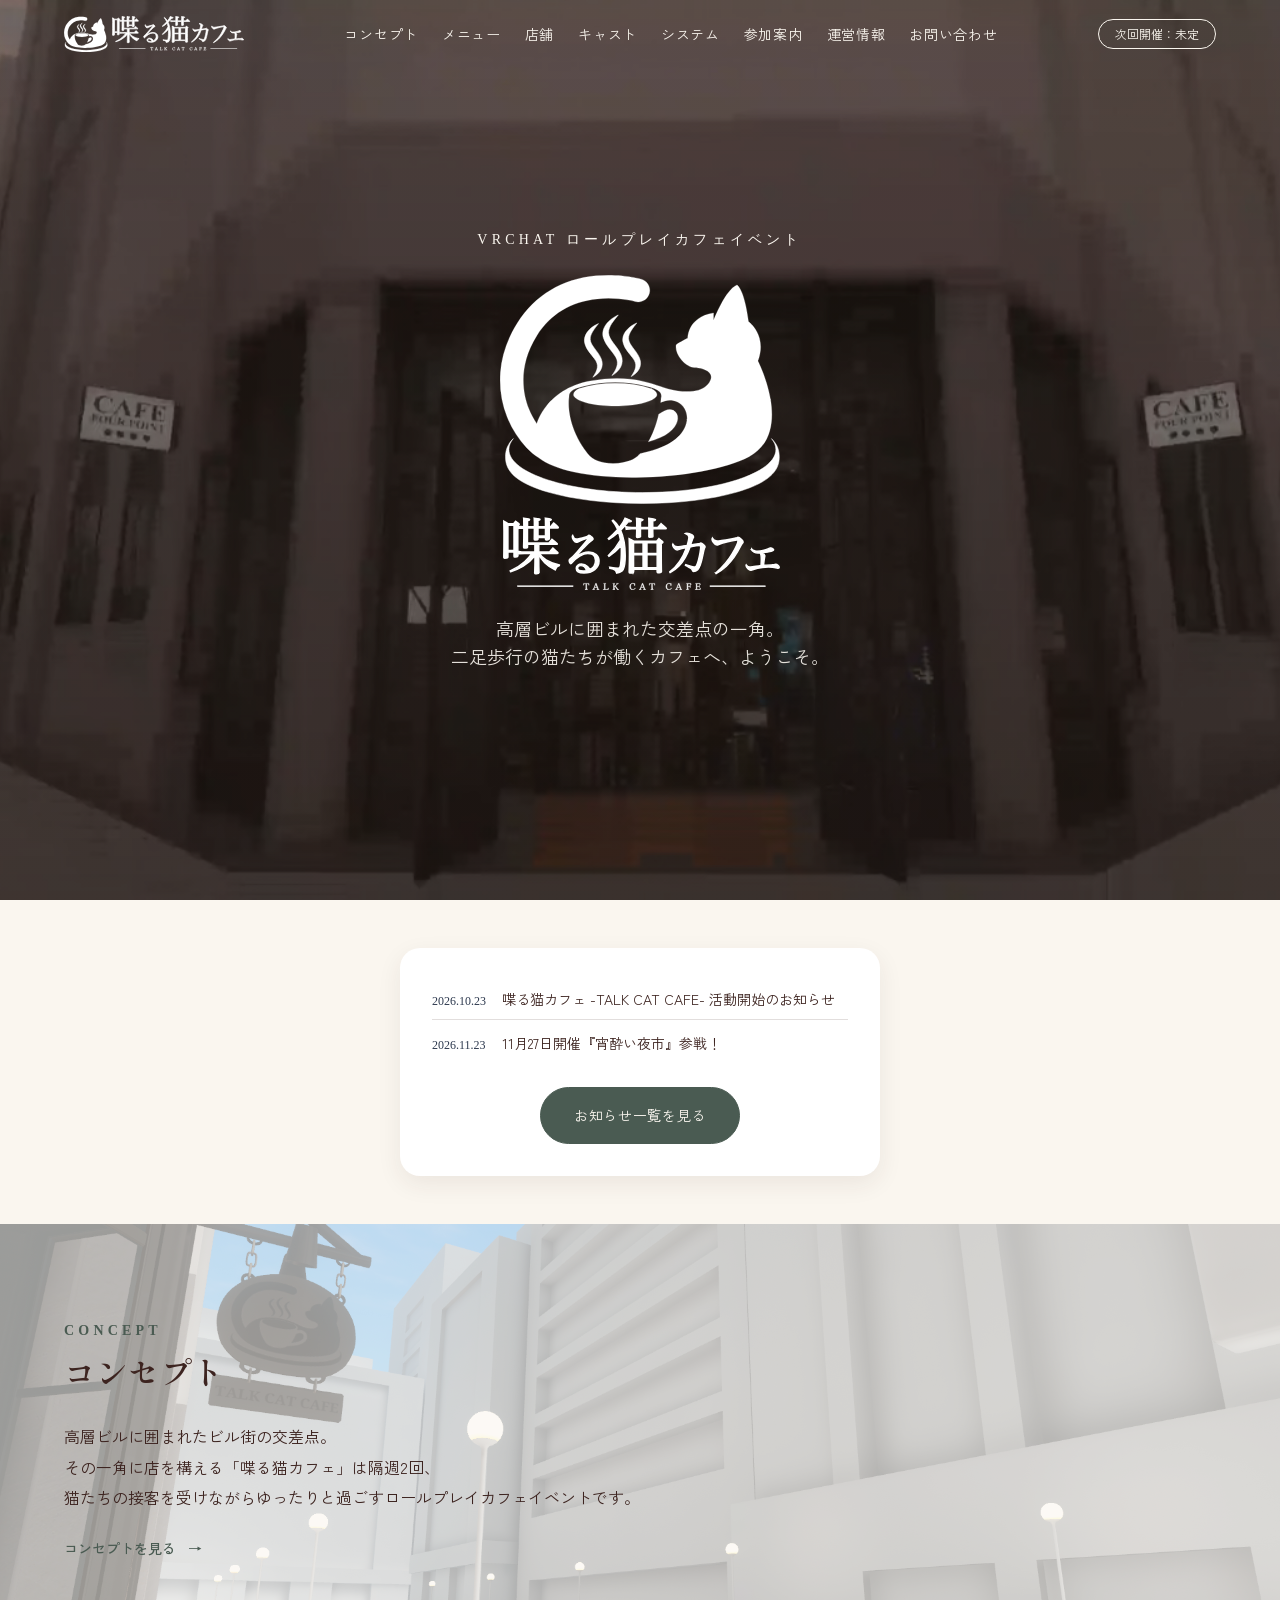
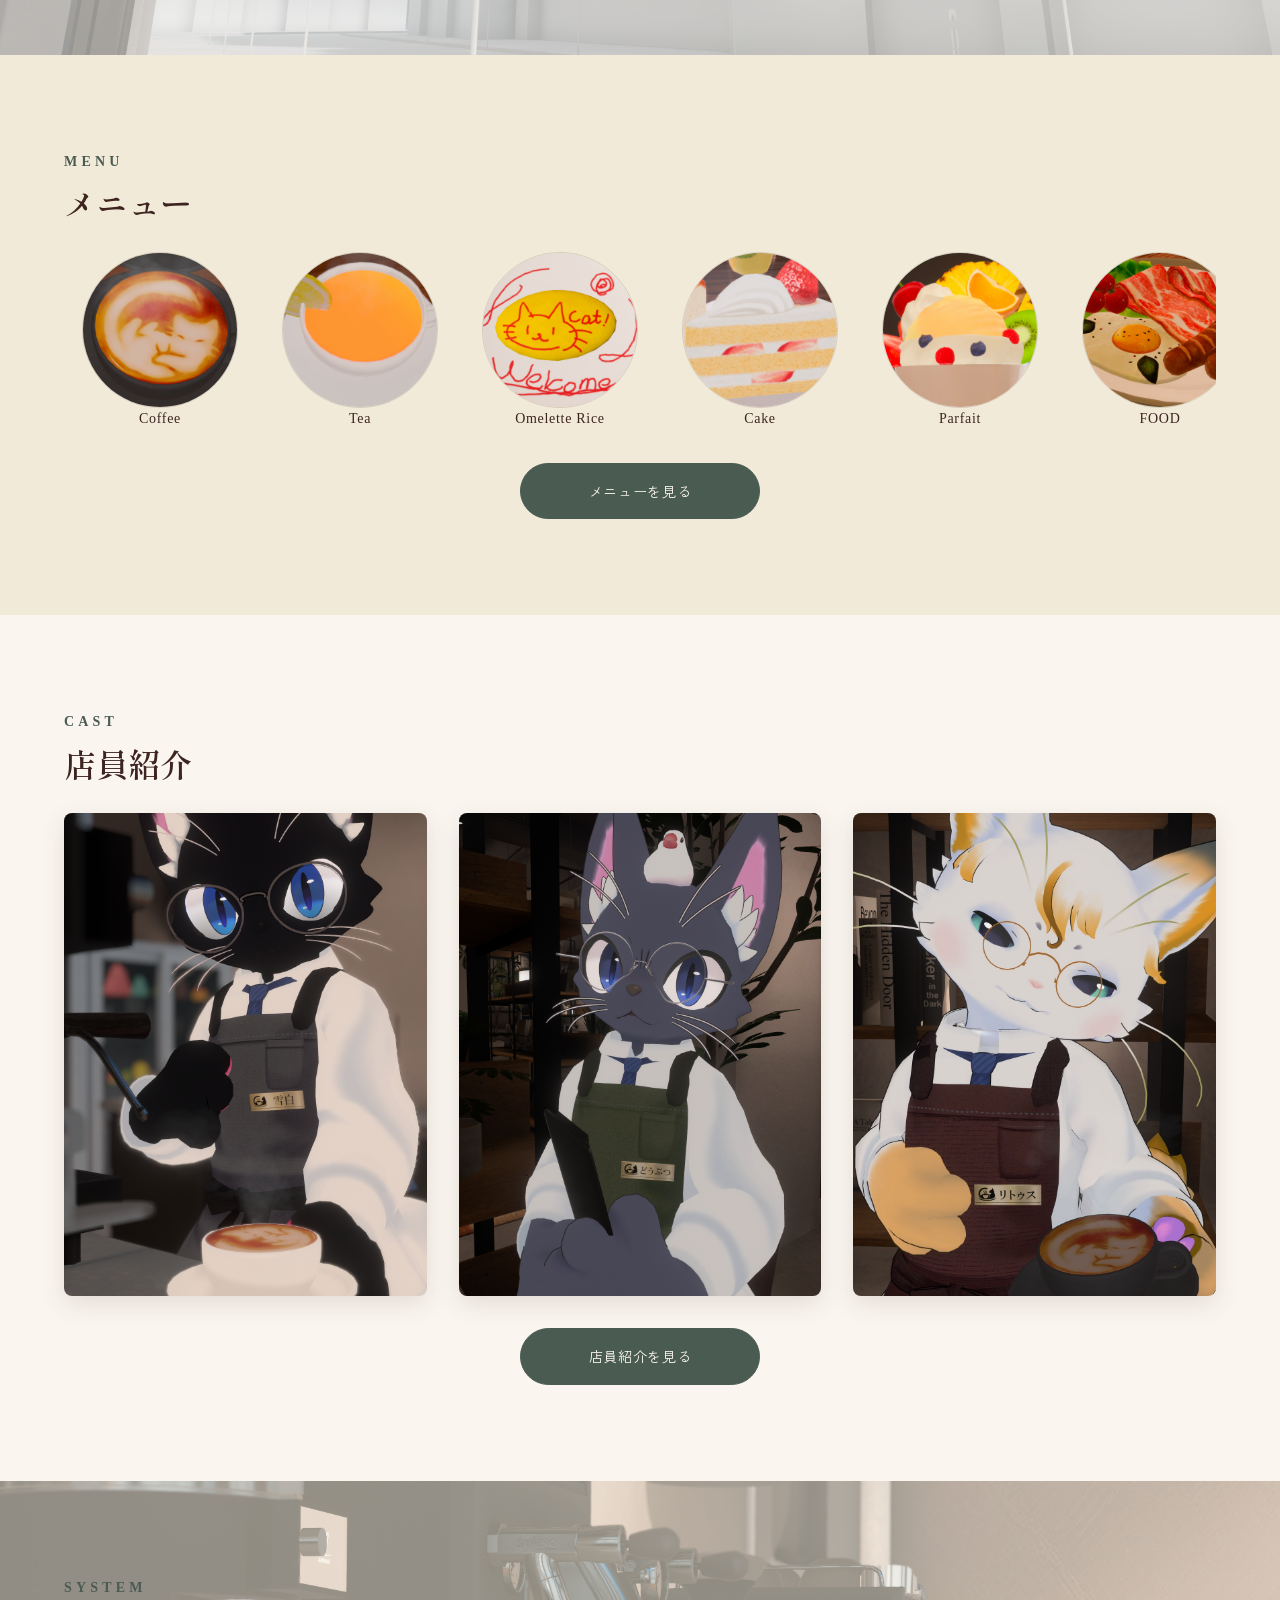
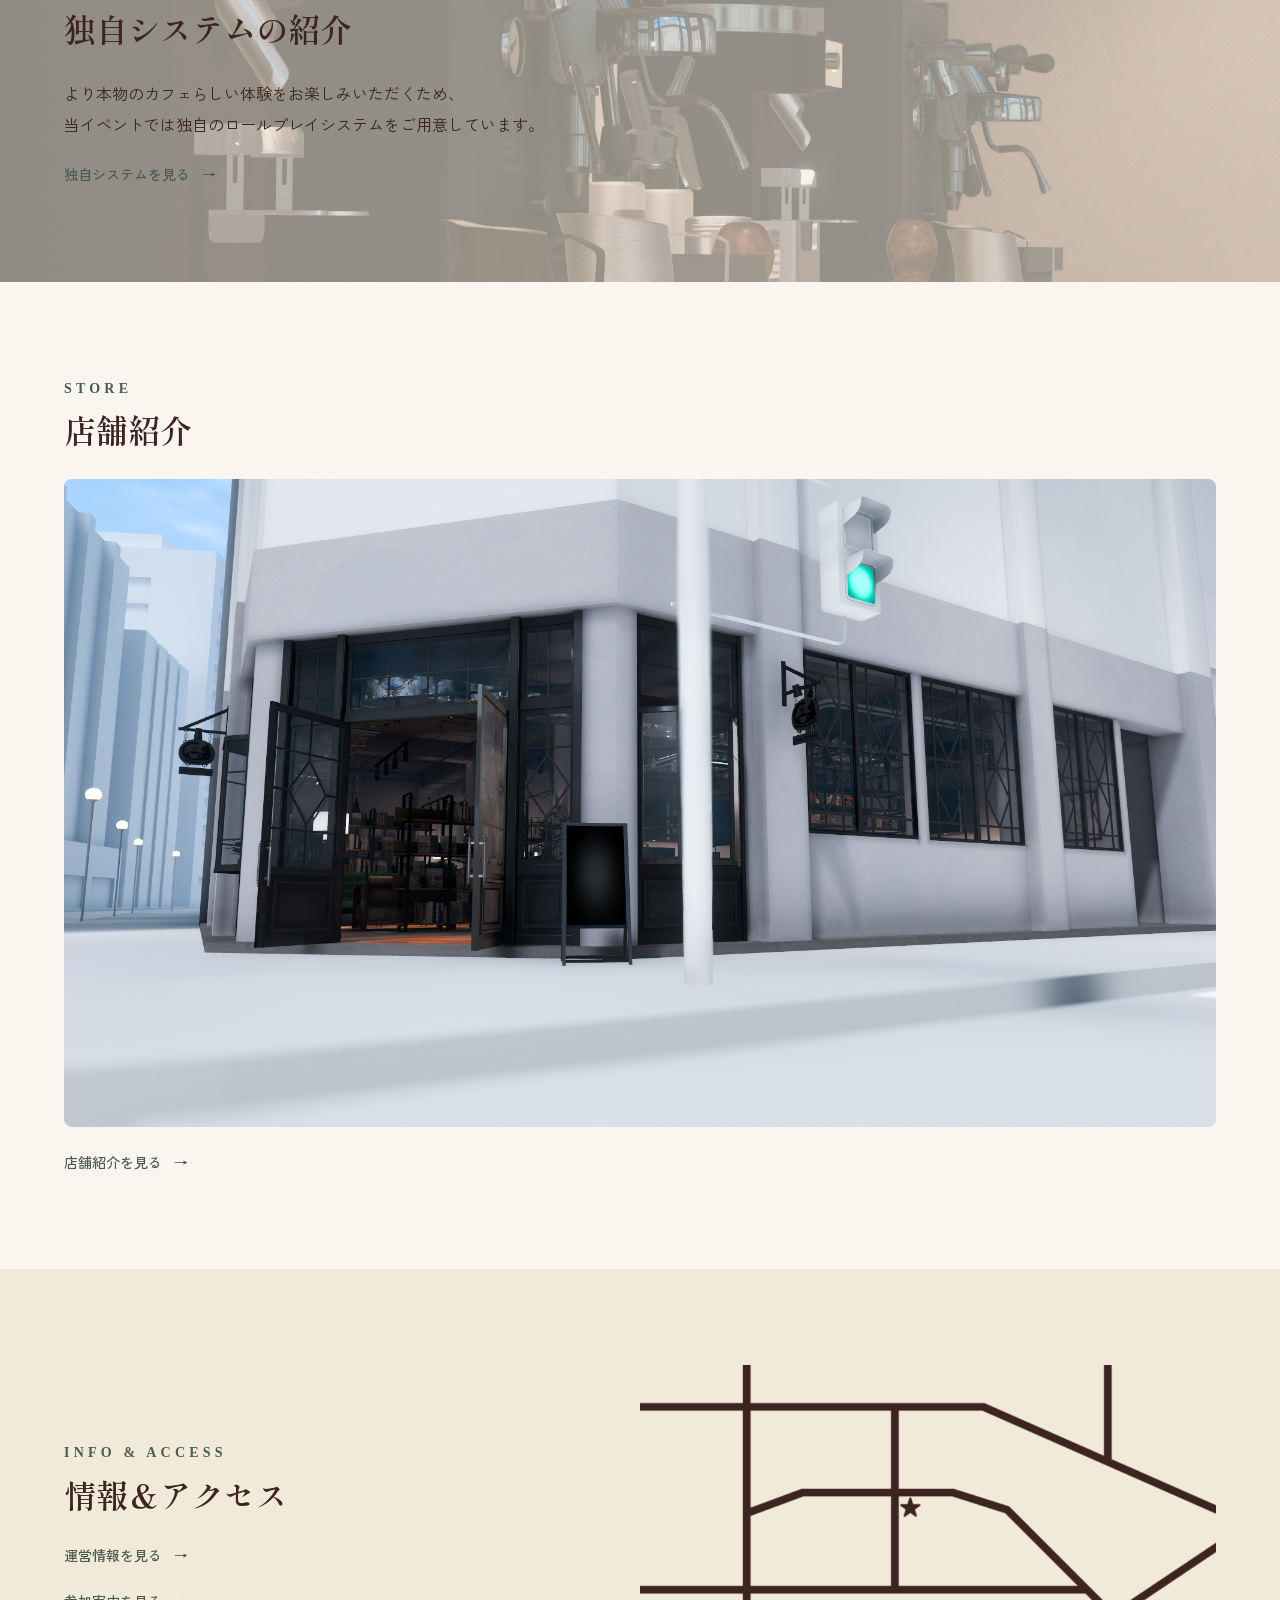
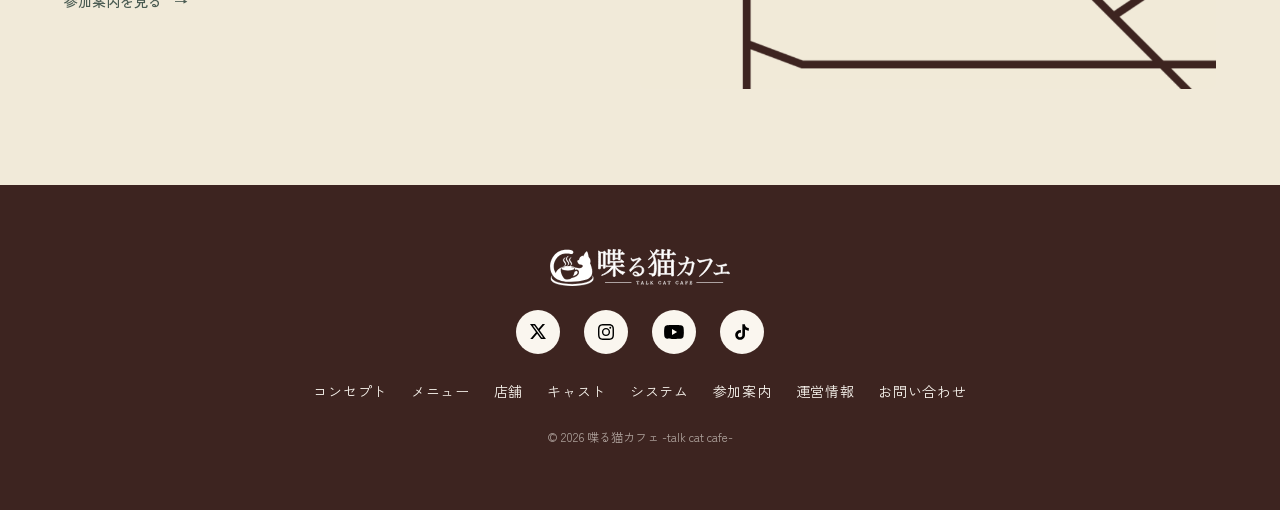
<file: index.html>
<!DOCTYPE html>
<html lang="ja">
<head>
  <meta charset="UTF-8">
  <meta name="viewport" content="width=device-width, initial-scale=1.0">
  <title>喋る猫カフェ -talk cat cafe- | VRChatロールプレイカフェイベント公式サイト</title>
  <meta name="description" content="高層ビルに囲まれた交差点の一角にたたずむ、二足歩行の猫たちが働くカフェ「喋る猫カフェ -talk cat cafe-」。VRChatにて隔週開催のロールプレイカフェイベント公式サイトです。">
  <link rel="icon" href="favicon.ico" sizes="32x32">
  <link rel="icon" href="assets/images/favicon.svg" type="image/svg+xml">
  <!-- Webフォント -->
  <link rel="preconnect" href="https://fonts.googleapis.com">
  <link rel="preconnect" href="https://fonts.gstatic.com" crossorigin>
  <link href="https://fonts.googleapis.com/css2?family=Cormorant:wght@500;600&family=Shippori+Mincho:wght@500;600;800&family=Zen+Kaku+Gothic+New:wght@400;500;700&display=swap" rel="stylesheet">

  <!-- CSS（役割ごとに分割。読み込み順が上書きの優先順位に影響します） -->
  <link rel="stylesheet" href="css/reset.css">
  <link rel="stylesheet" href="css/variables.css">
  <link rel="stylesheet" href="css/layout.css">
  <link rel="stylesheet" href="css/components.css">
  <link rel="stylesheet" href="css/index.css">
  <link rel="stylesheet" href="css/responsive.css">
</head>
<body>

  <!-- ============================================
       ヘッダー
       ロゴは正式データ（AI形式）納品後に差し替え。
       ワードマーク自体が画像のため、アクセシビリティ上の
       名称担保は img の alt 属性で行う。
  ============================================ -->
  <header class="site-header is-transparent">
    <div class="site-header__inner">
      <a href="./" class="site-header__logo">
        <!-- 通常時のロゴと、ヒーロー上（透明状態）用の白ロゴ。
             表示の切り替えはCSS（.is-transparent）で行う。
             非表示側はdisplay:noneで読み上げ対象から外れるため、
             両方に同じaltを付与して名称を常に担保する。 -->
        <img class="site-header__logo-img site-header__logo-img--default" src="assets/images/logo.svg" alt="喋る猫カフェ -talk cat cafe-" width="180" height="59">
        <img class="site-header__logo-img site-header__logo-img--inverse" src="assets/images/logo-white.svg" alt="喋る猫カフェ -talk cat cafe-" width="180" height="59">
      </a>

      <nav class="site-nav" aria-label="グローバルナビゲーション">
        <button type="button" class="site-nav__toggle" aria-expanded="false" aria-controls="site-nav-list">
          <span class="sr-only">メニューを開閉する</span>
          <span class="site-nav__toggle-bar" aria-hidden="true"></span>
        </button>
        <ul class="site-nav__list" id="site-nav-list">
          <li><a href="concept">コンセプト</a></li>
          <li><a href="menu">メニュー</a></li>
          <li><a href="store">店舗</a></li>
          <li><a href="cast">キャスト</a></li>
          <li><a href="system">システム</a></li>
          <li><a href="guide">参加案内</a></li>
          <li><a href="about">運営情報</a></li>
          <li><a href="contact">お問い合わせ</a></li>
        </ul>
      </nav>

      <!-- 次回開催日は main.js 先頭の NEXT_EVENT_DATE から自動で書き込む（全ページ共通）。
           ここに書いた文言は、JavaScriptが無効な環境でのみ表示される予備の表示。 -->
      <p class="site-header__badge" data-next-event>次回開催：お知らせをご確認ください</p>
    </div>
  </header>

  <main id="main">

    <!-- ============================================
         ファーストビュー（ヒーロー）
    ============================================ -->
    <section class="hero" aria-label="ファーストビュー">
      <div class="hero__media">
        <video
          class="hero__video"
          autoplay
          muted
          loop
          playsinline>
          <source src="assets/videos/hero.webm" type="video/webm">
        </video>
      </div>

      <div class="hero__overlay" aria-hidden="true"></div>

      <div class="hero__content">
        <p class="hero__eyebrow">VRChat ロールプレイカフェイベント</p>
        <!-- 店名は専用ロゴ画像で表示する（白版・暗いヒーロー上に配置）。
             見出しとしての名称は img の alt で担保する。
             大きさはindex.cssの.hero__logoで指定する。 -->
        <h1 class="hero__title">
          <img class="hero__logo" src="assets/images/logo-hero.svg" alt="喋る猫カフェ -talk cat cafe-">
        </h1>
        <p class="hero__lead">高層ビルに囲まれた交差点の一角。<br>二足歩行の猫たちが働くカフェへ、ようこそ。</p>
      </div>
    </section>

    <!-- ============================================
         お知らせ（最新情報を横断的に表示）
    ============================================ -->
<section class="news" id="news" aria-labelledby="news-title">
  <div class="news__inner">
    <h2 id="news-title" class="sr-only">お知らせ</h2>
    <div class="news__card">
      <ul class="news__list">
        <li class="news__item">
          <time class="news__date" datetime="2026-10-23">2026.10.23</time>
          <p class="news__text"><a href="news-000" class="news__link">喋る猫カフェ -TALK CAT CAFE- 活動開始のお知らせ</a></p>
        </li>
        <li class="news__item">
          <time class="news__date" datetime="2026-11-23">2026.11.23</time>
          <p class="news__text"><a href="news-002" class="news__link">11月27日開催『宵酔い夜市』参戦！</a></p>
        </li>
      </ul>
      <a href="news" class="btn btn--primary news__cta">お知らせ一覧を見る</a>
    </div>
  </div>
</section>

    <!-- ============================================
         コンセプト ダイジェスト
    ============================================ -->
    <section class="digest concept-digest reveal" id="concept-digest" aria-labelledby="concept-digest-title">
      <div class="digest__inner">
        <h2 id="concept-digest-title" class="section-title">
          <span class="section-title__en">Concept</span>
          コンセプト
        </h2>
        <p class="digest__lead">
          高層ビルに囲まれたビル街の交差点。<br>その一角に店を構える「喋る猫カフェ」は隔週2回、<br>猫たちの接客を受けながらゆったりと過ごすロールプレイカフェイベントです。
        </p>
        <a href="concept" class="link-more">コンセプトを見る</a>
      </div>
    </section>

    <!-- ============================================
         メニュー ダイジェスト
    ============================================ -->
    <section class="digest menu-digest reveal" id="menu-digest" aria-labelledby="menu-digest-title">
      <div class="digest__inner">
        <h2 id="menu-digest-title" class="section-title">
          <span class="section-title__en">Menu</span>
          メニュー
        </h2>
        <div class="menu-marquee" aria-label="料理紹介の一覧（横スクロール）">
          <div class="menu-marquee__track">
            <ul class="menu-marquee__group">
              <li class="menu-digest__item">
                <a href="menu">
                  <img src="assets/images/top/menu-coffee.jpg" alt="コーヒー" loading="lazy">
                  <p class="menu-digest__name">Coffee</p>
                </a>
              </li>
              <li class="menu-digest__item">
                <a href="menu">
                  <img src="assets/images/top/menu-tea.jpg" alt="紅茶" loading="lazy">
                  <p class="menu-digest__name">Tea</p>
                </a>
              </li>
              <li class="menu-digest__item">
                <a href="menu">
                  <img src="assets/images/top/menu-omelette-rice.jpg" alt="オムライス" loading="lazy">
                  <p class="menu-digest__name">Omelette Rice</p>
                </a>
              </li>
              <li class="menu-digest__item">
                <a href="menu">
                  <img src="assets/images/top/menu-cake.jpg" alt="ケーキ" loading="lazy">
                  <p class="menu-digest__name">Cake</p>
                </a>
              </li>
              <li class="menu-digest__item">
                <a href="menu">
                  <img src="assets/images/top/menu-parfait.jpg" alt="パフェ" loading="lazy">
                  <p class="menu-digest__name">Parfait</p>
                </a>
              </li>
              <li class="menu-digest__item">
                <a href="menu">
                  <img src="assets/images/top/menu-food.jpg" alt="目玉焼き" loading="lazy">
                  <p class="menu-digest__name">FOOD</p>
                </a>
              </li>
              <li class="menu-digest__item">
                <a href="menu">
                  <img src="assets/images/top/menu-special.jpg" alt="エクストラ" loading="lazy">
                  <p class="menu-digest__name">Extra</p>
                </a>
              </li>
            </ul>
            <!-- 無限ループに見せるための複製グループ。
                 スクリーンリーダーには読み上げさせず（aria-hidden）、
                 キーボードのTabキーでも通過できないようにする（tabindex="-1"）。 -->
            <ul class="menu-marquee__group" aria-hidden="true">
              <li class="menu-digest__item">
                <a href="menu" tabindex="-1">
                  <img src="assets/images/top/menu-coffee.jpg" alt="" loading="lazy">
                  <p class="menu-digest__name">Coffee</p>
                </a>
              </li>
              <li class="menu-digest__item">
                <a href="menu" tabindex="-1">
                  <img src="assets/images/top/menu-tea.jpg" alt="" loading="lazy">
                  <p class="menu-digest__name">Tea</p>
                </a>
              </li>
              <li class="menu-digest__item">
                <a href="menu" tabindex="-1">
                  <img src="assets/images/top/menu-omelette-rice.jpg" alt="" loading="lazy">
                  <p class="menu-digest__name">Omelette Rice</p>
                </a>
              </li>
              <li class="menu-digest__item">
                <a href="menu" tabindex="-1">
                  <img src="assets/images/top/menu-cake.jpg" alt="" loading="lazy">
                  <p class="menu-digest__name">Cake</p>
                </a>
              </li>
              <li class="menu-digest__item">
                <a href="menu" tabindex="-1">
                  <img src="assets/images/top/menu-parfait.jpg" alt="" loading="lazy">
                  <p class="menu-digest__name">Parfait</p>
                </a>
              </li>
              <li class="menu-digest__item">
                <a href="menu" tabindex="-1">
                  <img src="assets/images/top/menu-food.jpg" alt="" loading="lazy">
                  <p class="menu-digest__name">FOOD</p>
                </a>
              </li>
              <li class="menu-digest__item">
                <a href="menu" tabindex="-1">
                  <img src="assets/images/top/menu-special.jpg" alt="" loading="lazy">
                  <p class="menu-digest__name">Extra</p>
                </a>
              </li>
            </ul>
          </div>
        </div>
        <a href="menu" class="btn btn--primary digest__cta">メニューを見る</a>
      </div>
    </section>

    <!-- ============================================
         キャスト紹介 ダイジェスト
    ============================================ -->
    <section class="digest cast-digest reveal" id="cast-digest" aria-labelledby="cast-digest-title">
      <div class="digest__inner">
        <h2 id="cast-digest-title" class="section-title">
          <span class="section-title__en">Cast</span>
          店員紹介
        </h2>
        <ul class="cast-digest__list">
          <li class="cast-digest__item">
            <img src="assets/images/cast/staff-01.png" alt="雪白" loading="lazy">
          </li>
          <li class="cast-digest__item">
            <img src="assets/images/cast/staff-02.png" alt="どうぶつ" loading="lazy">
          </li>
          <li class="cast-digest__item">
            <img src="assets/images/cast/staff-03.png" alt="リトゥス" loading="lazy">
          </li>
        </ul>
        <a href="cast" class="btn btn--primary digest__cta">店員紹介を見る</a>
      </div>
    </section>

    <!-- ============================================
         独自システム ダイジェスト
    ============================================ -->
    <section class="digest system-digest reveal" id="system-digest" aria-labelledby="system-digest-title">
      <div class="digest__inner">
        <h2 id="system-digest-title" class="section-title">
          <span class="section-title__en">System</span>
          独自システムの紹介
        </h2>
        <p class="digest__lead">
          より本物のカフェらしい体験をお楽しみいただくため、<br>当イベントでは独自のロールプレイシステムをご用意しています。
        </p>
        <a href="system" class="link-more">独自システムを見る</a>
      </div>
    </section>

    <!-- ============================================
         店舗紹介 ダイジェスト
    ============================================ -->
    <section class="digest store-digest reveal" id="store-digest" aria-labelledby="store-digest-title">
      <div class="digest__inner">
        <h2 id="store-digest-title" class="section-title">
          <span class="section-title__en">Store</span>
          店舗紹介
        </h2>
        <img src="assets/images/top/store.jpg" alt="ビル街の交差点に佇む店舗外観" class="store-digest__image" loading="lazy">
        <a href="store" class="link-more">店舗紹介を見る</a>
      </div>
    </section>

   <!-- ============================================
        情報＆アクセス（左：文章／右：画像）
   ============================================ -->
   <section class="digest info-digest reveal" id="info-digest" aria-labelledby="info-digest-title">
     <div class="info-digest__inner">
       <div class="info-digest__text">
         <h2 id="info-digest-title" class="section-title">
           <span class="section-title__en">Info &amp; Access</span>
           情報＆アクセス
         </h2>
         <a href="about" class="link-more">運営情報を見る</a>
         <a href="guide" class="link-more">参加案内を見る</a>
       </div>
       <img src="assets/images/top/info-access.jpg" alt="店内の様子" class="info-digest__image" loading="lazy">
     </div>
   </section>

  </main>

  <!-- ============================================
       フッター
  ============================================ -->
  <footer class="site-footer" id="contact">
    <div class="site-footer__inner">
      <img src="assets/images/logo-white.svg" alt="喋る猫カフェ -talk cat cafe-" class="site-footer__logo" width="180" height="59">

      <ul class="site-footer__sns">
        <li>
          <a href="https://x.com/talkcatcafe_VR" class="social-icon" aria-label="Twitter（新X）" target="_blank" rel="noopener noreferrer">
            <img src="assets/images/X_logo_2023.svg" alt="" width="16" height="16">
          </a>
        </li>
        <li>
          <a href="https://www.instagram.com/talkcatcafe/" class="social-icon" aria-label="Instagram" target="_blank" rel="noopener noreferrer">
            <img src="assets/images/Instagram_Glyph_Black.svg" alt="" width="16" height="16">
          </a>
        </li>
        <li>
          <a href="https://www.youtube.com/@talkcatcafe" class="social-icon" aria-label="YouTube" target="_blank" rel="noopener noreferrer">
            <img src="assets/images/youtube-123.svg" alt="" width="20" height="20">
          </a>
        </li>
        <li>
          <a href="https://www.tiktok.com/@talkcatcafe" class="social-icon" aria-label="TikTok" target="_blank" rel="noopener noreferrer">
            <img src="assets/images/tik-tok.svg" alt="" width="20" height="20">
          </a>
        </li>
      </ul>
 
     <nav class="site-footer__nav" aria-label="フッターナビゲーション">
       <ul class="site-footer__nav-list">
         <li><a href="concept">コンセプト</a></li>
         <li><a href="menu">メニュー</a></li>
         <li><a href="store">店舗</a></li>
         <li><a href="cast">キャスト</a></li>
         <li><a href="system">システム</a></li>
         <li><a href="guide">参加案内</a></li>
         <li><a href="about">運営情報</a></li>
         <li><a href="contact">お問い合わせ</a></li>
       </ul>
     </nav>


      <p class="site-footer__copyright">&copy; 2026 喋る猫カフェ -talk cat cafe-</p>
    </div>
  </footer>

  <!-- カスタムカーソル演出用の要素（実装はJS挙動フェーズにて） -->
  <div class="paw-trail" aria-hidden="true"></div>

  <script src="js/main.js" defer></script>
</body>
</html>
</file>
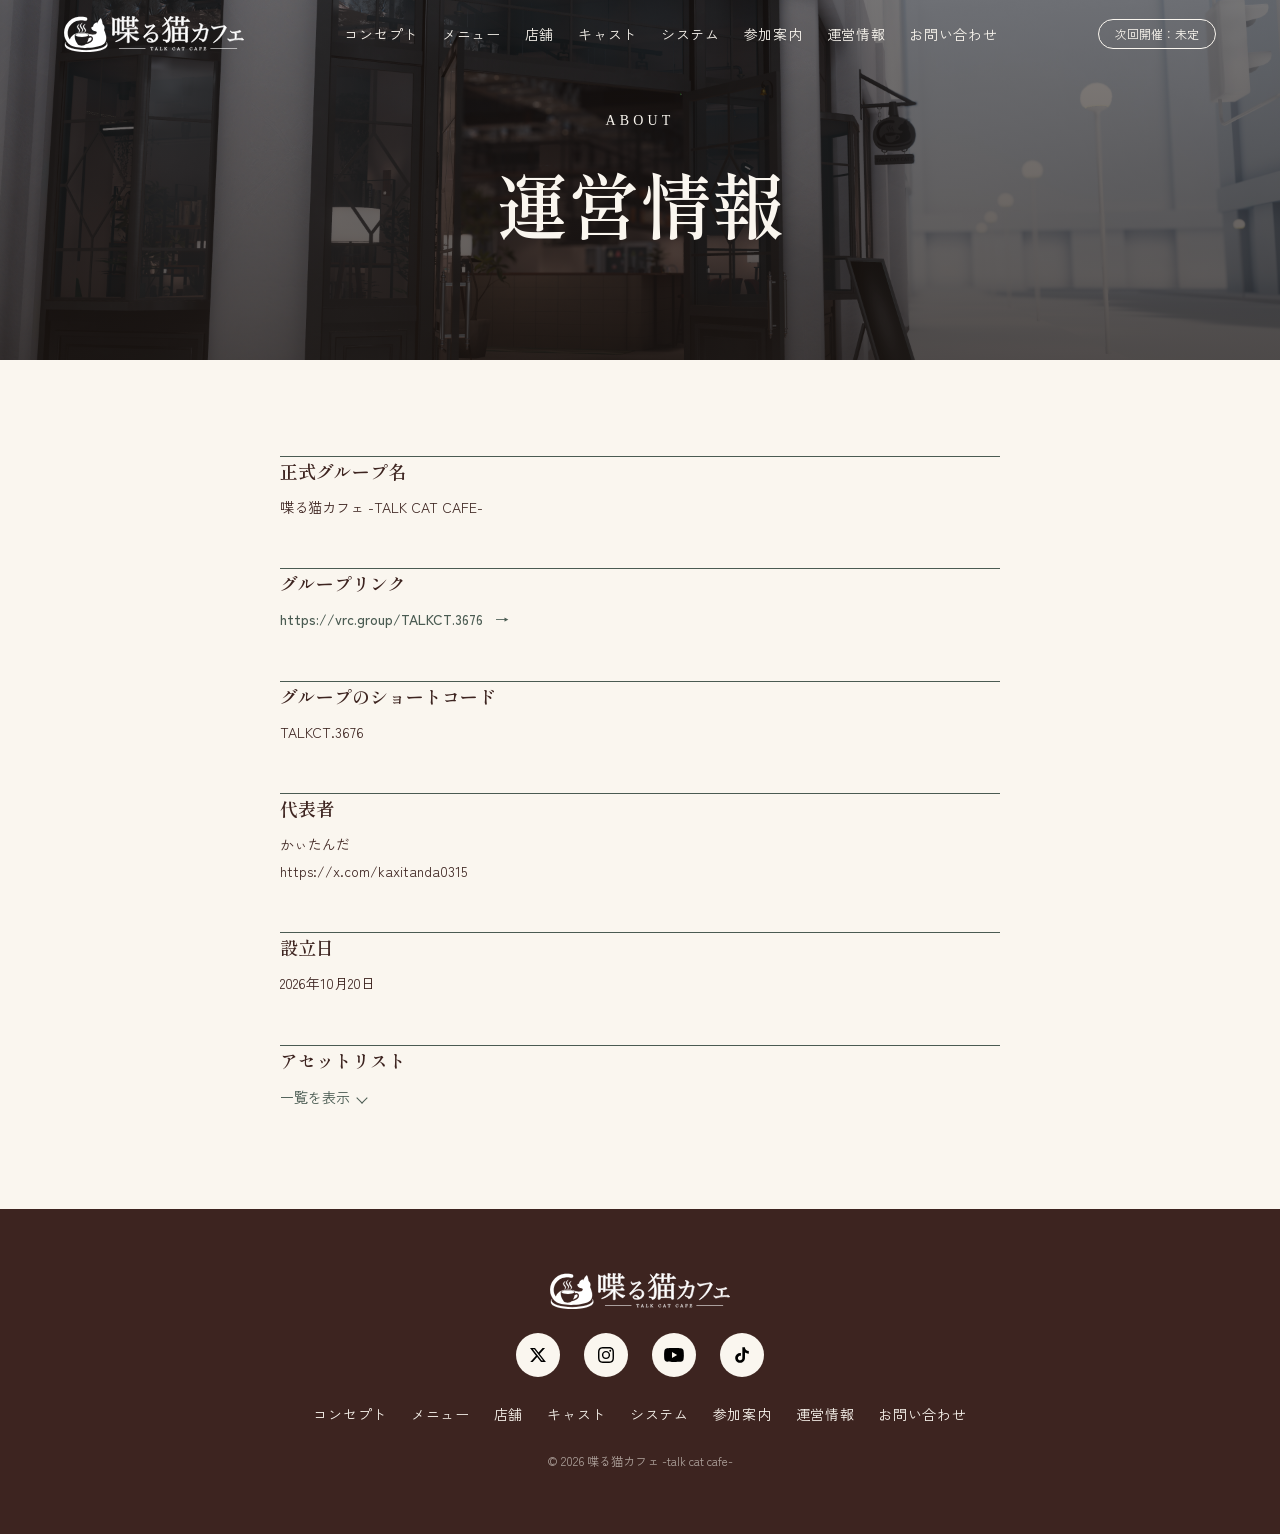
<file: about.html>
<!DOCTYPE html>
<html lang="ja">
<head>
  <meta charset="UTF-8">
  <meta name="viewport" content="width=device-width, initial-scale=1.0">
  <title>運営情報 | 喋る猫カフェ -talk cat cafe- | VRChatロールプレイカフェイベント公式サイト</title>
  <meta name="description" content="「喋る猫カフェ -TALK CAT CAFE-」の運営グループ情報（正式グループ名・グループリンク・設立日・使用アセット）を掲載しています。">

  <!-- Webフォント -->
  <link rel="preconnect" href="https://fonts.googleapis.com">
  <link rel="preconnect" href="https://fonts.gstatic.com" crossorigin>
  <link href="https://fonts.googleapis.com/css2?family=Cormorant:wght@500;600&family=Shippori+Mincho:wght@500;600;800&family=Zen+Kaku+Gothic+New:wght@400;500;700&display=swap" rel="stylesheet">

  <!-- CSS（役割ごとに分割。読み込み順が上書きの優先順位に影響します） -->
  <link rel="stylesheet" href="css/reset.css">
  <link rel="stylesheet" href="css/variables.css">
  <link rel="stylesheet" href="css/layout.css">
  <link rel="stylesheet" href="css/components.css">
  <link rel="stylesheet" href="css/responsive.css">
</head>
<body>
  <!-- ============================================
       ヘッダー（他ページと共通）
  ============================================ -->
  <header class="site-header is-transparent">
    <div class="site-header__inner">
      <a href="./" class="site-header__logo">
        <!-- 通常時のロゴと、ヒーロー上（透明状態）用の白ロゴ。
             表示の切り替えはCSS（.is-transparent）で行う。
             非表示側はdisplay:noneで読み上げ対象から外れるため、
             両方に同じaltを付与して名称を常に担保する。 -->
        <img class="site-header__logo-img site-header__logo-img--default" src="assets/images/logo.svg" alt="喋る猫カフェ -talk cat cafe-" width="180" height="59">
        <img class="site-header__logo-img site-header__logo-img--inverse" src="assets/images/logo-white.svg" alt="喋る猫カフェ -talk cat cafe-" width="180" height="59">
      </a>

      <nav class="site-nav" aria-label="グローバルナビゲーション">
        <button type="button" class="site-nav__toggle" aria-expanded="false" aria-controls="site-nav-list">
          <span class="sr-only">メニューを開閉する</span>
          <span class="site-nav__toggle-bar" aria-hidden="true"></span>
        </button>
        <ul class="site-nav__list" id="site-nav-list">
          <li><a href="concept">コンセプト</a></li>
          <li><a href="menu">メニュー</a></li>
          <li><a href="store">店舗</a></li>
          <li><a href="cast">キャスト</a></li>
          <li><a href="system">システム</a></li>
          <li><a href="guide">参加案内</a></li>
          <li><a href="about">運営情報</a></li>
          <li><a href="contact">お問い合わせ</a></li>
        </ul>
      </nav>

      <!-- 次回開催日は main.js 先頭の NEXT_EVENT_DATE から自動で書き込む（全ページ共通）。
           ここに書いた文言は、JavaScriptが無効な環境でのみ表示される予備の表示。 -->
      <p class="site-header__badge" data-next-event>次回開催：お知らせをご確認ください</p>
    </div>
  </header>

  <main id="main">

    <!-- ============================================
         ページヒーロー（他の下層ページと同じ.hero--subを流用）
    ============================================ -->
    <section class="hero hero--sub" aria-label="運営情報ページ ヘッダービジュアル">
      <div class="hero__media">
        <img class="hero__image" src="assets/images/hero/hero-about.jpg" alt="">
      </div>

      <div class="hero__overlay" aria-hidden="true"></div>

      <div class="hero__content">
        <p class="hero__eyebrow">About</p>
        <h1 class="hero__title">運営情報</h1>
      </div>
    </section>

    <!-- ============================================
         運営グループ情報
         コンセプトページの参加資格・注意事項と同じ
         .requirements（上罫線で区切った見出し＋本文のブロック）を流用。
    ============================================ -->
    <section class="requirements reveal" aria-labelledby="about-title">
      <div class="requirements__inner">
        <h2 id="about-title" class="sr-only">運営グループ情報</h2>
        <div class="requirements__list">
          <article class="requirements__block">
            <h3 class="requirements__block-title">正式グループ名</h3>
            <p class="requirements__block-text">喋る猫カフェ -TALK CAT CAFE-</p>
          </article>
          <article class="requirements__block">
            <h3 class="requirements__block-title">グループリンク</h3>
            <p class="requirements__block-text">
              <a href="https://vrc.group/TALKCT.3676" class="link-more" target="_blank" rel="noopener noreferrer">https://vrc.group/TALKCT.3676</a>
            </p>
          </article>
          <article class="requirements__block">
            <h3 class="requirements__block-title">グループのショートコード</h3>
            <p class="requirements__block-text">TALKCT.3676</p>
          </article>
          <article class="requirements__block">
            <h3 class="requirements__block-title">代表者</h3>
            <p class="requirements__block-text">かぃたんだ<br><a href="https://x.com/kaxitanda0315">https://x.com/kaxitanda0315</a></p>
            
          </article>
          <article class="requirements__block">
            <h3 class="requirements__block-title">設立日</h3>
            <p class="requirements__block-text"><time datetime="2026-10-20">2026年10月20日</time></p>
          </article>
          <article class="requirements__block">
            <h3 class="requirements__block-title">アセットリスト</h3>
            <!-- 開閉はHTML標準の<details>／<summary>で行う（JavaScript不要）。
                 アセットを追加する場合は、.accordion__itemの<li>を1つ複製し、
                 名前（.accordion__name）とURL（hrefと表示テキストの両方）を書き換える。 -->
            <details class="accordion">
              <summary class="accordion__summary">一覧を表示</summary>
              <ul class="accordion__list">
                <li class="accordion__item">
                  <p class="accordion__name">Cafe FourPoint by Coquelicotz</p>
                  <a href="https://booth.pm/ja/items/7601688" class="accordion__link" target="_blank" rel="noopener noreferrer">https://booth.pm/ja/items/7601688</a>
                </li>
                <li class="accordion__item">
                  <p class="accordion__name">VRC Latte Art バリスタセット（VRChat Worldギミック）</p>
                  <a href="https://booth.pm/ja/items/7656169" class="accordion__link" target="_blank" rel="noopener noreferrer">https://booth.pm/ja/items/7656169</a>
                </li>
                <li class="accordion__item">
                  <p class="accordion__name">【VRChat】VRC Tea Time 紅茶セット（Worldギミック）</p>
                  <a href="https://booth.pm/ja/items/5112372" class="accordion__link" target="_blank" rel="noopener noreferrer">https://booth.pm/ja/items/5112372</a>
                </li>
                <li class="accordion__item">
                  <p class="accordion__name">【VRChat想定】贅沢な朝食（61点 / 107パターン）</p>
                  <a href="https://booth.pm/ja/items/5697548" class="accordion__link" target="_blank" rel="noopener noreferrer">https://booth.pm/ja/items/5697548</a>
                </li>
                <li class="accordion__item">
                  <p class="accordion__name">【VRChat想定】マイデコパフェ（85点）</p>
                  <a href="https://booth.pm/ja/items/7959271" class="accordion__link" target="_blank" rel="noopener noreferrer">https://booth.pm/ja/items/7959271</a>
                </li>
                <li class="accordion__item">
                  <p class="accordion__name">【VRChat想定】飲めるお酒</p>
                  <a href="https://booth.pm/ja/items/3999585" class="accordion__link" target="_blank" rel="noopener noreferrer">https://booth.pm/ja/items/3999585</a>
                </li>
                <li class="accordion__item">
                  <p class="accordion__name">純喫茶風ドリンク3点セット【メロンソーダなどカラバリ7種！】</p>
                  <a href="https://booth.pm/ja/items/4930086" class="accordion__link" target="_blank" rel="noopener noreferrer">https://booth.pm/ja/items/4930086</a>
                </li>
                <li class="accordion__item">
                  <p class="accordion__name">【Udonギミック】オムライス＆ケチャップギミック【VRChat】</p>
                  <a href="https://booth.pm/ja/items/6486879" class="accordion__link" target="_blank" rel="noopener noreferrer">https://booth.pm/ja/items/6486879</a>
                </li>
                <li class="accordion__item">
                  <p class="accordion__name">スイーツビュッフェ10点セット　PC/Android両対応　お皿に盛って食べられるワールドギミックのおまけつき Sweets Set</p>
                  <a href="https://booth.pm/ja/items/4165022" class="accordion__link" target="_blank" rel="noopener noreferrer">https://booth.pm/ja/items/4165022</a>
                </li>
                <li class="accordion__item">
                  <p class="accordion__name">ヨドコロちゃんの権限コントローラー</p>
                  <a href="https://booth.pm/ja/items/7174370" class="accordion__link" target="_blank" rel="noopener noreferrer">https://booth.pm/ja/items/7174370</a>
                </li>
                <li class="accordion__item">
                  <p class="accordion__name">【VRChat】VRC Tea Time 夏 - 涼やかガラスとアイスティー（DLC/Summer）</p>
                  <a href="https://booth.pm/ja/items/8882685" class="accordion__link" target="_blank" rel="noopener noreferrer">https://booth.pm/ja/items/8882685</a>
                </li>
                <li class="accordion__item">
                  <p class="accordion__name">ObonEasy & StickyTable [VRChat/U#]</p>
                  <a href="https://booth.pm/ja/items/6650795" class="accordion__link" target="_blank" rel="noopener noreferrer">https://booth.pm/ja/items/6650795</a>
                </li>
                <li class="accordion__item">
                  <p class="accordion__name">3Dモデル「imagePad」+ VRChat Udon用ギミック</p>
                  <a href="https://booth.pm/ja/items/4573315" class="accordion__link" target="_blank" rel="noopener noreferrer">https://booth.pm/ja/items/4573315</a>
                </li>
                <li class="accordion__item">
                  <p class="accordion__name">食べられる！ちゃおちゅ～ぶ！ VRChat想定</p>
                  <a href="https://booth.pm/ja/items/8606472" class="accordion__link" target="_blank" rel="noopener noreferrer">https://booth.pm/ja/items/8606472</a>
                </li>
                <li class="accordion__item">
                  <p class="accordion__name">ワールド用小物！干渉ねこじゃらし【VRChat】</p>
                  <a href="https://booth.pm/ja/items/8056419" class="accordion__link" target="_blank" rel="noopener noreferrer">https://booth.pm/ja/items/8056419</a>
                </li>
                <li class="accordion__item">
                  <p class="accordion__name">[Free] Filamented Standard for Unity</p>
                  <a href="https://booth.pm/ja/items/3250389" class="accordion__link" target="_blank" rel="noopener noreferrer">https://booth.pm/ja/items/3250389</a>
                </li>
                <li class="accordion__item">
                  <p class="accordion__name">CQ Simple Gimmicks/VRChat向けシンプルなギミック集</p>
                  <a href="https://booth.pm/ja/items/6544667" class="accordion__link" target="_blank" rel="noopener noreferrer">https://booth.pm/ja/items/6544667</a>
                </li>
                <li class="accordion__item">
                  <p class="accordion__name">UdonChips StarterSet【UdonChips】</p>
                  <a href="https://booth.pm/ja/items/3060394" class="accordion__link" target="_blank" rel="noopener noreferrer">https://booth.pm/ja/items/3060394</a>
                </li>
                <li class="accordion__item">
                  <p class="accordion__name">【VRChat】YamaPlayer - VRChat向け動画プレイヤー【Video Player】</p>
                  <a href="https://booth.pm/ja/items/4768863" class="accordion__link" target="_blank" rel="noopener noreferrer">https://booth.pm/ja/items/4768863</a>
                </li>
                <li class="accordion__item">
                  <p class="accordion__name">QvPen</p>
                  <a href="https://booth.pm/ja/items/1555789" class="accordion__link" target="_blank" rel="noopener noreferrer">https://booth.pm/ja/items/1555789</a>
                </li>
                <li class="accordion__item">
                  <p class="accordion__name">【無料/QvPen用】QvPenの太さを個々人が自由にできるスライダー（QvPenSizeChanger）</p>
                  <a href="https://booth.pm/ja/items/8395292" class="accordion__link" target="_blank" rel="noopener noreferrer">https://booth.pm/ja/items/8395292</a>
                </li>
                <li class="accordion__item">
                  <p class="accordion__name">Fukuro Udon</p>
                  <a href="https://github.com/mimyquality/FukuroUdon/wiki" class="accordion__link" target="_blank" rel="noopener noreferrer">https://github.com/mimyquality/FukuroUdon/wiki</a>
                </li>
                <li class="accordion__item">
                  <p class="accordion__name">【3Dモデル】卓上ベル</p>
                  <a href="https://booth.pm/ja/items/5761165" class="accordion__link" target="_blank" rel="noopener noreferrer">https://booth.pm/ja/items/5761165</a>
                </li>
                <li class="accordion__item">
                  <p class="accordion__name">CQ_Books_5th</p>
                  <a href="https://booth.pm/ja/items/6164819" class="accordion__link" target="_blank" rel="noopener noreferrer">https://booth.pm/ja/items/6164819</a>
                </li>
                <li class="accordion__item">
                  <p class="accordion__name">16:9サイズ立て看板</p>
                  <a href="https://booth.pm/ja/items/6236873" class="accordion__link" target="_blank" rel="noopener noreferrer">https://booth.pm/ja/items/6236873</a>
                </li>
                <li class="accordion__item">
                  <p class="accordion__name">【Blender】 へそ天猫の間接照明　Indirect Lighting for "hesoten" Cat</p>
                  <a href="https://booth.pm/ja/items/7795231" class="accordion__link" target="_blank" rel="noopener noreferrer">https://booth.pm/ja/items/7795231</a>
                </li>
                <li class="accordion__item">
                  <p class="accordion__name">【Blender】ごめん寝ネコの間接照明 Indirect lighting for Sorry Sleeping Cats【VRChat】</p>
                  <a href="https://booth.pm/ja/items/6681726" class="accordion__link" target="_blank" rel="noopener noreferrer">https://booth.pm/ja/items/6681726</a>
                </li>
                <li class="accordion__item">
                  <p class="accordion__name">【Blender】猫の間接照明 indirect lighting for cats【VRChat】</p>
                  <a href="https://booth.pm/ja/items/6657334" class="accordion__link" target="_blank" rel="noopener noreferrer">https://booth.pm/ja/items/6657334</a>
                </li>
              </ul>
            </details>
          </article>
        </div>
      </div>
    </section>

  </main>

  <!-- ============================================
       フッター（他ページと共通）
  ============================================ -->
  <footer class="site-footer" id="contact">
    <div class="site-footer__inner">
      <img src="assets/images/logo-white.svg" alt="喋る猫カフェ -talk cat cafe-" class="site-footer__logo" width="180" height="59">

      <ul class="site-footer__sns">
        <li>
          <a href="https://x.com/talkcatcafe_VR" class="social-icon" aria-label="Twitter（新X）" target="_blank" rel="noopener noreferrer">
            <img src="assets/images/X_logo_2023.svg" alt="" width="16" height="16">
          </a>
        </li>
        <li>
          <a href="https://www.instagram.com/talkcatcafe/" class="social-icon" aria-label="Instagram" target="_blank" rel="noopener noreferrer">
            <img src="assets/images/Instagram_Glyph_Black.svg" alt="" width="16" height="16">
          </a>
        </li>
        <li>
          <a href="https://www.youtube.com/@talkcatcafe" class="social-icon" aria-label="YouTube" target="_blank" rel="noopener noreferrer">
            <img src="assets/images/youtube-123.svg" alt="" width="20" height="20">
          </a>
        </li>
        <li>
          <a href="https://www.tiktok.com/@talkcatcafe" class="social-icon" aria-label="TikTok" target="_blank" rel="noopener noreferrer">
            <img src="assets/images/tik-tok.svg" alt="" width="20" height="20">
          </a>
        </li>
      </ul>

      <nav class="site-footer__nav" aria-label="フッターナビゲーション">
        <ul class="site-footer__nav-list">
          <li><a href="concept">コンセプト</a></li>
          <li><a href="menu">メニュー</a></li>
          <li><a href="store">店舗</a></li>
          <li><a href="cast">キャスト</a></li>
          <li><a href="system">システム</a></li>
          <li><a href="guide">参加案内</a></li>
          <li><a href="about">運営情報</a></li>
          <li><a href="contact">お問い合わせ</a></li>
        </ul>
      </nav>

      <p class="site-footer__copyright">&copy; 2026 喋る猫カフェ -talk cat cafe-</p>
    </div>
  </footer>

  <div class="paw-trail" aria-hidden="true"></div>

  <script src="js/main.js" defer></script>
</body>
</html>
</file>
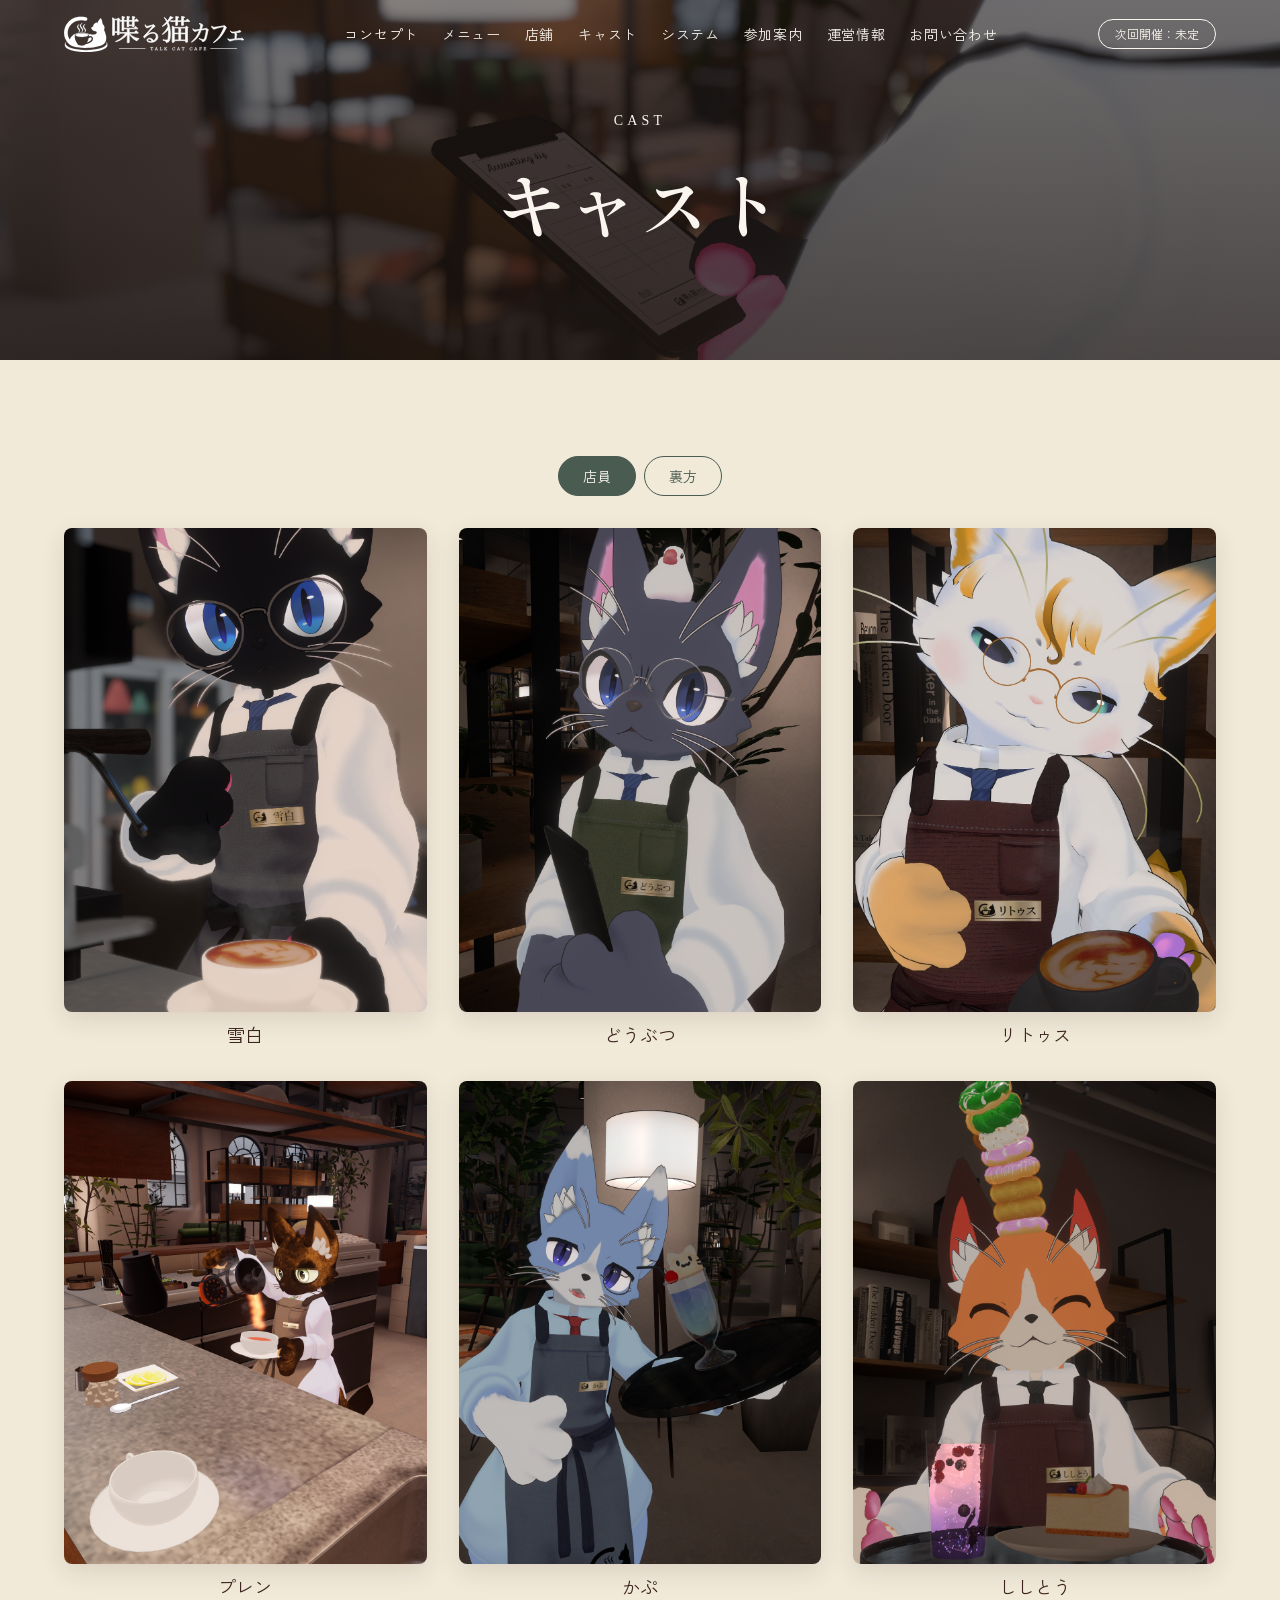
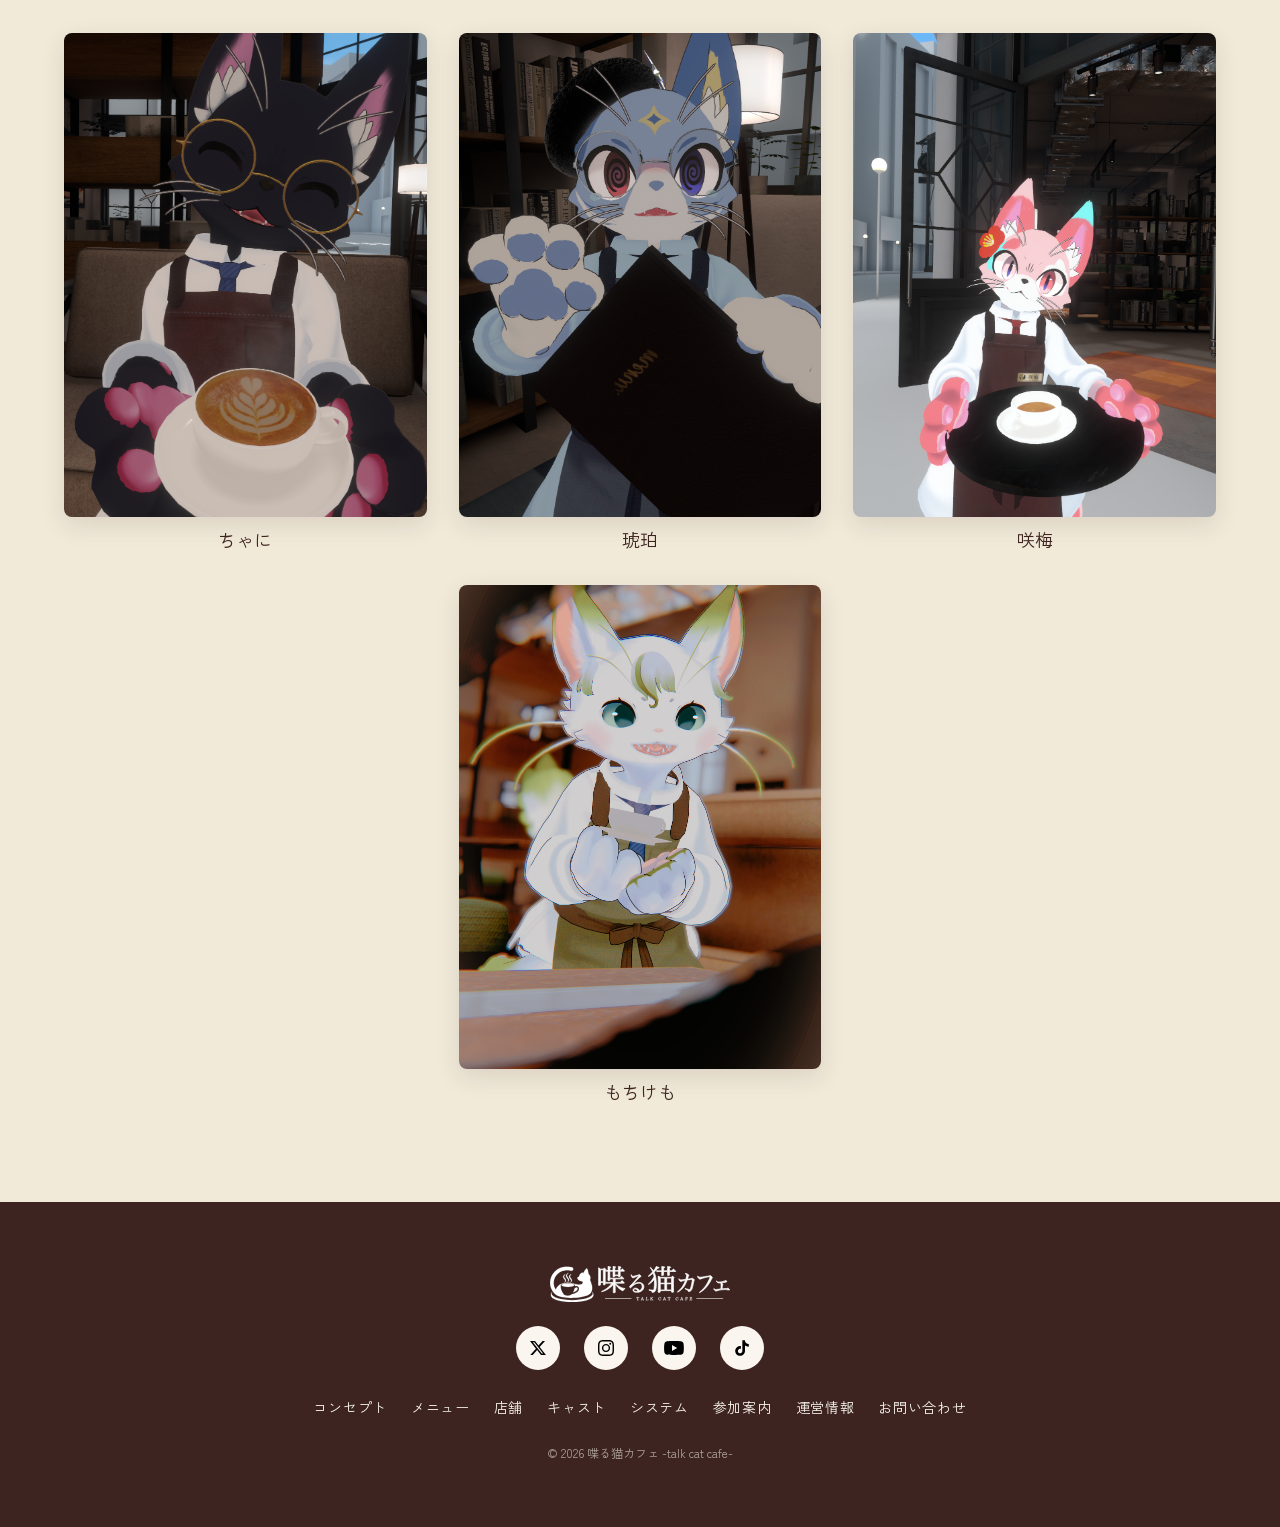
<file: cast.html>
<!DOCTYPE html>
<html lang="ja">
<head>
  <meta charset="UTF-8">
  <meta name="viewport" content="width=device-width, initial-scale=1.0">
  <title>キャスト | 喋る猫カフェ -talk cat cafe- | VRChatロールプレイカフェイベント公式サイト</title>
  <meta name="description" content="「喋る猫カフェ」の店員・裏方キャストをご紹介します。">

  <!-- Webフォント -->
  <link rel="preconnect" href="https://fonts.googleapis.com">
  <link rel="preconnect" href="https://fonts.gstatic.com" crossorigin>
  <link href="https://fonts.googleapis.com/css2?family=Cormorant:wght@500;600&family=Shippori+Mincho:wght@500;600;800&family=Zen+Kaku+Gothic+New:wght@400;500;700&display=swap" rel="stylesheet">

  <!-- CSS（役割ごとに分割。読み込み順が上書きの優先順位に影響します） -->
  <link rel="stylesheet" href="css/reset.css">
  <link rel="stylesheet" href="css/variables.css">
  <link rel="stylesheet" href="css/layout.css">
  <link rel="stylesheet" href="css/components.css">
  <!-- このページに特有の記述のみを担当する個別CSS -->
  <link rel="stylesheet" href="css/cast.css">
  <link rel="stylesheet" href="css/responsive.css">
</head>
<body>

  <!-- ============================================
       ヘッダー（他ページと共通・変更なし）
  ============================================ -->
  <header class="site-header is-transparent">
    <div class="site-header__inner">
      <a href="./" class="site-header__logo">
        <!-- 通常時のロゴと、ヒーロー上（透明状態）用の白ロゴ。
             表示の切り替えはCSS（.is-transparent）で行う。
             非表示側はdisplay:noneで読み上げ対象から外れるため、
             両方に同じaltを付与して名称を常に担保する。 -->
        <img class="site-header__logo-img site-header__logo-img--default" src="assets/images/logo.svg" alt="喋る猫カフェ -talk cat cafe-" width="180" height="59">
        <img class="site-header__logo-img site-header__logo-img--inverse" src="assets/images/logo-white.svg" alt="喋る猫カフェ -talk cat cafe-" width="180" height="59">
      </a>

      <nav class="site-nav" aria-label="グローバルナビゲーション">
        <button type="button" class="site-nav__toggle" aria-expanded="false" aria-controls="site-nav-list">
          <span class="sr-only">メニューを開閉する</span>
          <span class="site-nav__toggle-bar" aria-hidden="true"></span>
        </button>
        <ul class="site-nav__list" id="site-nav-list">
          <li><a href="concept">コンセプト</a></li>
          <li><a href="menu">メニュー</a></li>
          <li><a href="store">店舗</a></li>
          <li><a href="cast">キャスト</a></li>
          <li><a href="system">システム</a></li>
          <li><a href="guide">参加案内</a></li>
          <li><a href="about">運営情報</a></li>
          <li><a href="contact">お問い合わせ</a></li>
        </ul>
      </nav>

      <!-- 次回開催日は main.js 先頭の NEXT_EVENT_DATE から自動で書き込む（全ページ共通）。
           ここに書いた文言は、JavaScriptが無効な環境でのみ表示される予備の表示。 -->
      <p class="site-header__badge" data-next-event>次回開催：お知らせをご確認ください</p>
    </div>
  </header>

  <main id="main">

    <!-- ============================================
         ページヒーロー（他の下層ページと同じ.hero--subを流用）
    ============================================ -->
    <section class="hero hero--sub" aria-label="キャスト紹介ページ ヘッダービジュアル">
      <div class="hero__media">
        <img class="hero__image" src="assets/images/hero/hero-cast.jpg" alt="">
      </div>

      <div class="hero__overlay" aria-hidden="true"></div>

      <div class="hero__content">
        <p class="hero__eyebrow">Cast</p>
        <h1 class="hero__title">キャスト</h1>
      </div>
    </section>

    <!-- ============================================
         キャスト一覧（店員／裏方の切り替えつき、3列×可変段）
    ============================================ -->
    <section class="cast-gallery reveal" aria-labelledby="cast-gallery-title">
      <div class="cast-gallery__inner">
        <h2 id="cast-gallery-title" class="sr-only">キャスト紹介</h2>

        <div class="filter-toggle" data-cast-filter role="group" aria-label="店員／裏方の表示切り替え">
          <button type="button" class="filter-toggle__btn is-active" data-filter="staff">店員</button>
          <button type="button" class="filter-toggle__btn" data-filter="backstage">裏方</button>
        </div>

        <ul class="cast-gallery__list" data-cast-filter-list>
          <li class="cast-gallery__item" data-role="staff">
            <button type="button" class="lightbox-trigger" data-cast-trigger
              data-cast-src="assets/images/cast/staff-01.png"
              data-cast-name="雪白"
              data-cast-role="バイトリーダー"
              data-cast-bio="好きなもの：魚、ラーメン、インテリア&#10;苦手なもの：野菜、勉強&#10;年齢：24歳&#10;人間社会に生きる猫でも珍しい猫又の一族、長い間自堕落に生活していた結果両親から勘当されカフェを経営している友人を紹介してもらいそこで働くことになる">
              <img src="assets/images/cast/staff-01.png" alt="雪白" loading="lazy">
            </button>
            <p class="cast-gallery__name">雪白</p>
          </li>
          <li class="cast-gallery__item" data-role="staff">
            <button type="button" class="lightbox-trigger" data-cast-trigger
              data-cast-src="assets/images/cast/staff-02.png"
              data-cast-name="どうぶつ"
              data-cast-role="エンターテイナー"
              data-cast-bio="好きなもの：おいしい食べ物！&#10;苦手なもの：アサリに入っている砂！&#10;年齢：どうぶつ歳だぁ！
              「僕は生まれも育ちもどうぶつだぁ！」と主張する猫族。出身について質問してもまともな回答は期待できない。
              「おいしい食べ物をつまみ食いしたい！」という思いからカフェで働いている。">
              <img src="assets/images/cast/staff-02.png" alt="どうぶつ" loading="lazy">
            </button>
            <p class="cast-gallery__name">どうぶつ</p>
          </li>
          <li class="cast-gallery__item" data-role="staff">
            <button type="button" class="lightbox-trigger" data-cast-trigger
              data-cast-src="assets/images/cast/staff-03.png"
              data-cast-name="リトゥス"
              data-cast-role="儚げキャット"
              data-cast-bio="好きなもの：珈琲、甘いお菓子、酒&#10;苦手なもの：野菜、作法&#10;年齢：7歳
              精霊の猫族。深い森の中にある精霊の国の王子。お忍びで人間社会に紛れて暮らしている時、カフェの事を知り、人間の事をより知るために働くことになった。
              幼い頃から色々と教えられたせいで作法やら勉強やらが嫌いになってしまった。精霊猫なので普通の猫よりも長生き。
              スピリトゥス・フェーリス・レーグルスという王族としての名前があるが、長いせいか普段から省略してリトゥスと名乗っている。(周りもそう呼ぶことが多い)">
              <img src="assets/images/cast/staff-03.png" alt="リトゥス" loading="lazy">
            </button>
            <p class="cast-gallery__name">リトゥス</p>
          </li>
            <li class="cast-gallery__item" data-role="staff">
            <button type="button" class="lightbox-trigger" data-cast-trigger
              data-cast-src="assets/images/cast/staff-04.png"
              data-cast-name="プレン"
              data-cast-role="謎多きサビ猫"
              data-cast-bio="好きなもの：甘い物、正山小種、蟲と小動物(食用)、眠る事&#10;苦手なもの：大きな音、寒さ、痛いこと・恐いこと&#10;年齢：3歳
              西の森にある古びた洋館に棲む猫。時の流れが遅い、4世紀ほど時代遅れの魔女の家で育った為、現代文明に疎い。
              性格は臆病。だが、好奇心はある方で、偶に図太い、猫らしい猫。
              魔女との言いつけを破り、彼女がしばらく留守にした際に都市に迷い出た。とある事情でパニックに陥ったところを店員に保護され、見習いとして働くに至る。それまでずっと森に居たので、基本的人権の適応がされてなかった、爆速で病院に予防接種に連れていかれる。魔女に飼い猫兼使い魔として仕込まれた為、給仕仕事はそこそこ。紅茶を淹れるのがルーチンだった。">
              <img src="assets/images/cast/staff-04.png" alt="プレン" loading="lazy">
            </button>
            <p class="cast-gallery__name">プレン</p>
          </li>
          <li class="cast-gallery__item" data-role="staff">
            <button type="button" class="lightbox-trigger" data-cast-trigger
              data-cast-src="assets/images/cast/staff-05.png"
              data-cast-name="かぷ"
              data-cast-role="おっとり怖がり屋"
              data-cast-bio="好きなもの：お酒、ちゅーる、音楽、かわいいもの&#10;苦手なもの：ホラー、辛い食べ物&#10;年齢：28歳
              ひとみしりが強めの猫族の男性。ちょっと精神年齢がひくく引っ込み思案だけど、人間さんとお話できるよう特訓中。
              反応は薄めだけど撫でられたりちやほやされるととても喜びます。">
              <img src="assets/images/cast/staff-05.png" alt="かぷ" loading="lazy">
            </button>
            <p class="cast-gallery__name">かぷ</p>
          </li>
          <li class="cast-gallery__item" data-role="staff">
            <button type="button" class="lightbox-trigger" data-cast-trigger
              data-cast-src="assets/images/cast/staff-06.png"
              data-cast-name="ししとう"
              data-cast-role="甘党キャット"
              data-cast-bio="好きなもの：甘いもの、辛いもの&#10;苦手なもの：苦いもの&#10;年齢：26
              甘いものが大好きな猫族。新作のお菓子をいち早く味わいたくて、このカフェで働き始めた。
              お腹が空くと、こっそり持ち込んだドーナツをお店の片隅でつまんでいることも…
              見つかっても、笑顔でごまかせると信じている。">
              <img src="assets/images/cast/staff-06.png" alt="ししとう" loading="lazy">
            </button>
            <p class="cast-gallery__name">ししとう</p>
          </li>
          <li class="cast-gallery__item" data-role="staff">
            <button type="button" class="lightbox-trigger" data-cast-trigger
              data-cast-src="assets/images/cast/staff-07.png"
              data-cast-name="ちゃに"
              data-cast-role="現代派猫"
              data-cast-bio="好きなもの：お菓子、お寿司、キラキラしてるもの&#10;苦手なもの：大きな音、高い所&#10;年齢：4歳
              現代のSNSにまみれた猫族。好奇心旺盛だけどビビり。身寄りはなく適当にブラブラ生きていた。
              友達の鳥さんから紹介してもらって憧れのカフェで働かせてもらえることになってドキドキしている。
              役に立てるか心配だけど接客は好きだから何とかなるか！と考えることにしたらしい。">
              <img src="assets/images/cast/staff-07.png" alt="ちゃに" loading="lazy">
            </button>
            <p class="cast-gallery__name">ちゃに</p>
          </li>
          <li class="cast-gallery__item" data-role="staff">
            <button type="button" class="lightbox-trigger" data-cast-trigger
              data-cast-src="assets/images/cast/staff-08.png"
              data-cast-name="琥珀"
              data-cast-role="にぎやかな人見知り"
              data-cast-bio="好きなもの：甘いもの、音楽、ゲーム&#10;苦手なもの：苦いもの、辛いもの、ホラー&#10;年齢：22歳
              人間に興味津々だけど、いざ話すとなると緊張してあたふたしてしまう人見知りな猫族。
              人間ともっと仲良くなりたいと思っていたところ、友達の猫族に誘われて働くことになった。
              ちゃんと接客できるのか、迷惑をかけないかと内心かなり不安に思っている。
              それでも人と関わること自体は嫌いじゃないので、少しずつ慣れようと毎日頑張っているらしい。">
              <img src="assets/images/cast/staff-08.png" alt="琥珀" loading="lazy">
            </button>
            <p class="cast-gallery__name">琥珀</p>
          </li>
          <li class="cast-gallery__item" data-role="staff">
            <button type="button" class="lightbox-trigger" data-cast-trigger
              data-cast-src="assets/images/cast/staff-09.png"
              data-cast-name="咲梅"
              data-cast-role="綺麗好きな花"
              data-cast-bio="好きなもの：梅、綺麗なもの、おさかにゃ&#10;苦手なもの：汚いもの、臭いもの&#10;年齢：ひみつにゃ
              梅の香りがする梅柄の猫族。オサレな都会に惹かれてやってきた。
              気分屋で好奇心がつよく、カフェで働きたいなぁーという思いから、カフェ店員を始めた。
              何事も初心者だから優しくしてね。">
              <img src="assets/images/cast/staff-09.png" alt="咲梅" loading="lazy">
            </button>
            <p class="cast-gallery__name">咲梅</p>
          </li>
          <li class="cast-gallery__item" data-role="staff">
            <button type="button" class="lightbox-trigger" data-cast-trigger
              data-cast-src="assets/images/cast/staff-10.png"
              data-cast-name="もちけも"
              data-cast-role="甘美な踊り猫"
              data-cast-bio="好きなもの:甘い物、ダンス、お洒落な物&#10;苦手なもの:寒い所
              リズムに合わせて踊ることが大好きなアクティブ派の猫族。
              人間社会に興味を強く持っており交流を求めて
              趣味で街で踊っている時、偶然声をかけて貰い働く事になった。
              かなりの寒がりで、冬場やエアコンの風が当たる場所では動きが鈍くなり、お気に入りのブランケットに潜り込んでしまう一面もある。
              甘い物が大好きすぎる余り食べ過ぎでお腹周りを常に気にしている。">
              <img src="assets/images/cast/staff-10.png" alt="もちけも" loading="lazy">
            </button>
            <p class="cast-gallery__name">もちけも</p>
          </li>
          <li class="cast-gallery__item" data-role="backstage">
            <button type="button" class="lightbox-trigger" data-cast-trigger
              data-cast-src="assets/images/cast/backstage-01.png"
              data-cast-name="店長"
              data-cast-role="「喋る猫カフェ」店長"
              data-cast-bio="働かないと追い出すと飼い主に言われ、仕方なく知り合いのカフェで雇われ店長をやっている。&#10;ドクターペッパーがこの世の飲み物で一番好き。">
              <img src="assets/images/cast/backstage-01.png" alt="店長" loading="lazy">
            </button>
            <p class="cast-gallery__name">店長</p>
          </li>
        </ul>
      </div>
    </section>

  </main>

  <!-- ============================================
       フッター（他ページと共通・変更なし）
  ============================================ -->
  <footer class="site-footer" id="contact">
    <div class="site-footer__inner">
      <img src="assets/images/logo-white.svg" alt="喋る猫カフェ -talk cat cafe-" class="site-footer__logo" width="180" height="59">

      <ul class="site-footer__sns">
        <li>
          <a href="https://x.com/talkcatcafe_VR" class="social-icon" aria-label="Twitter（新X）" target="_blank" rel="noopener noreferrer">
            <img src="assets/images/X_logo_2023.svg" alt="" width="16" height="16">
          </a>
        </li>
        <li>
          <a href="https://www.instagram.com/talkcatcafe/" class="social-icon" aria-label="Instagram" target="_blank" rel="noopener noreferrer">
            <img src="assets/images/Instagram_Glyph_Black.svg" alt="" width="16" height="16">
          </a>
        </li>
        <li>
          <a href="https://www.youtube.com/@talkcatcafe" class="social-icon" aria-label="YouTube" target="_blank" rel="noopener noreferrer">
            <img src="assets/images/youtube-123.svg" alt="" width="20" height="20">
          </a>
        </li>
        <li>
          <a href="https://www.tiktok.com/@talkcatcafe" class="social-icon" aria-label="TikTok" target="_blank" rel="noopener noreferrer">
            <img src="assets/images/tik-tok.svg" alt="" width="20" height="20">
          </a>
        </li>
      </ul>

      <nav class="site-footer__nav" aria-label="フッターナビゲーション">
        <ul class="site-footer__nav-list">
          <li><a href="concept">コンセプト</a></li>
          <li><a href="menu">メニュー</a></li>
          <li><a href="store">店舗</a></li>
          <li><a href="cast">キャスト</a></li>
          <li><a href="system">システム</a></li>
          <li><a href="guide">参加案内</a></li>
          <li><a href="about">運営情報</a></li>
          <li><a href="contact">お問い合わせ</a></li>
        </ul>
      </nav>

      <p class="site-footer__copyright">&copy; 2026 喋る猫カフェ -talk cat cafe-</p>
    </div>
  </footer>

  <div class="paw-trail" aria-hidden="true"></div>

  <!-- ============================================
       キャストプロフィールモーダル
  ============================================ -->
  <div class="cast-modal" data-cast-modal role="dialog" aria-modal="true" aria-label="キャストプロフィール" hidden>
    <div class="cast-modal__backdrop" data-cast-modal-close></div>
    <button type="button" class="cast-modal__close" data-cast-modal-close aria-label="プロフィールを閉じる">
      <span aria-hidden="true">&times;</span>
    </button>
    <div class="cast-modal__content">
      <img class="cast-modal__image" data-cast-modal-image alt="">
      <div class="cast-modal__profile">
        <p class="cast-modal__name" data-cast-modal-name></p>
        <p class="cast-modal__role" data-cast-modal-role></p>
        <p class="cast-modal__bio" data-cast-modal-bio></p>
      </div>
    </div>
  </div>

  <script src="js/main.js" defer></script>
</body>
</html>
</file>
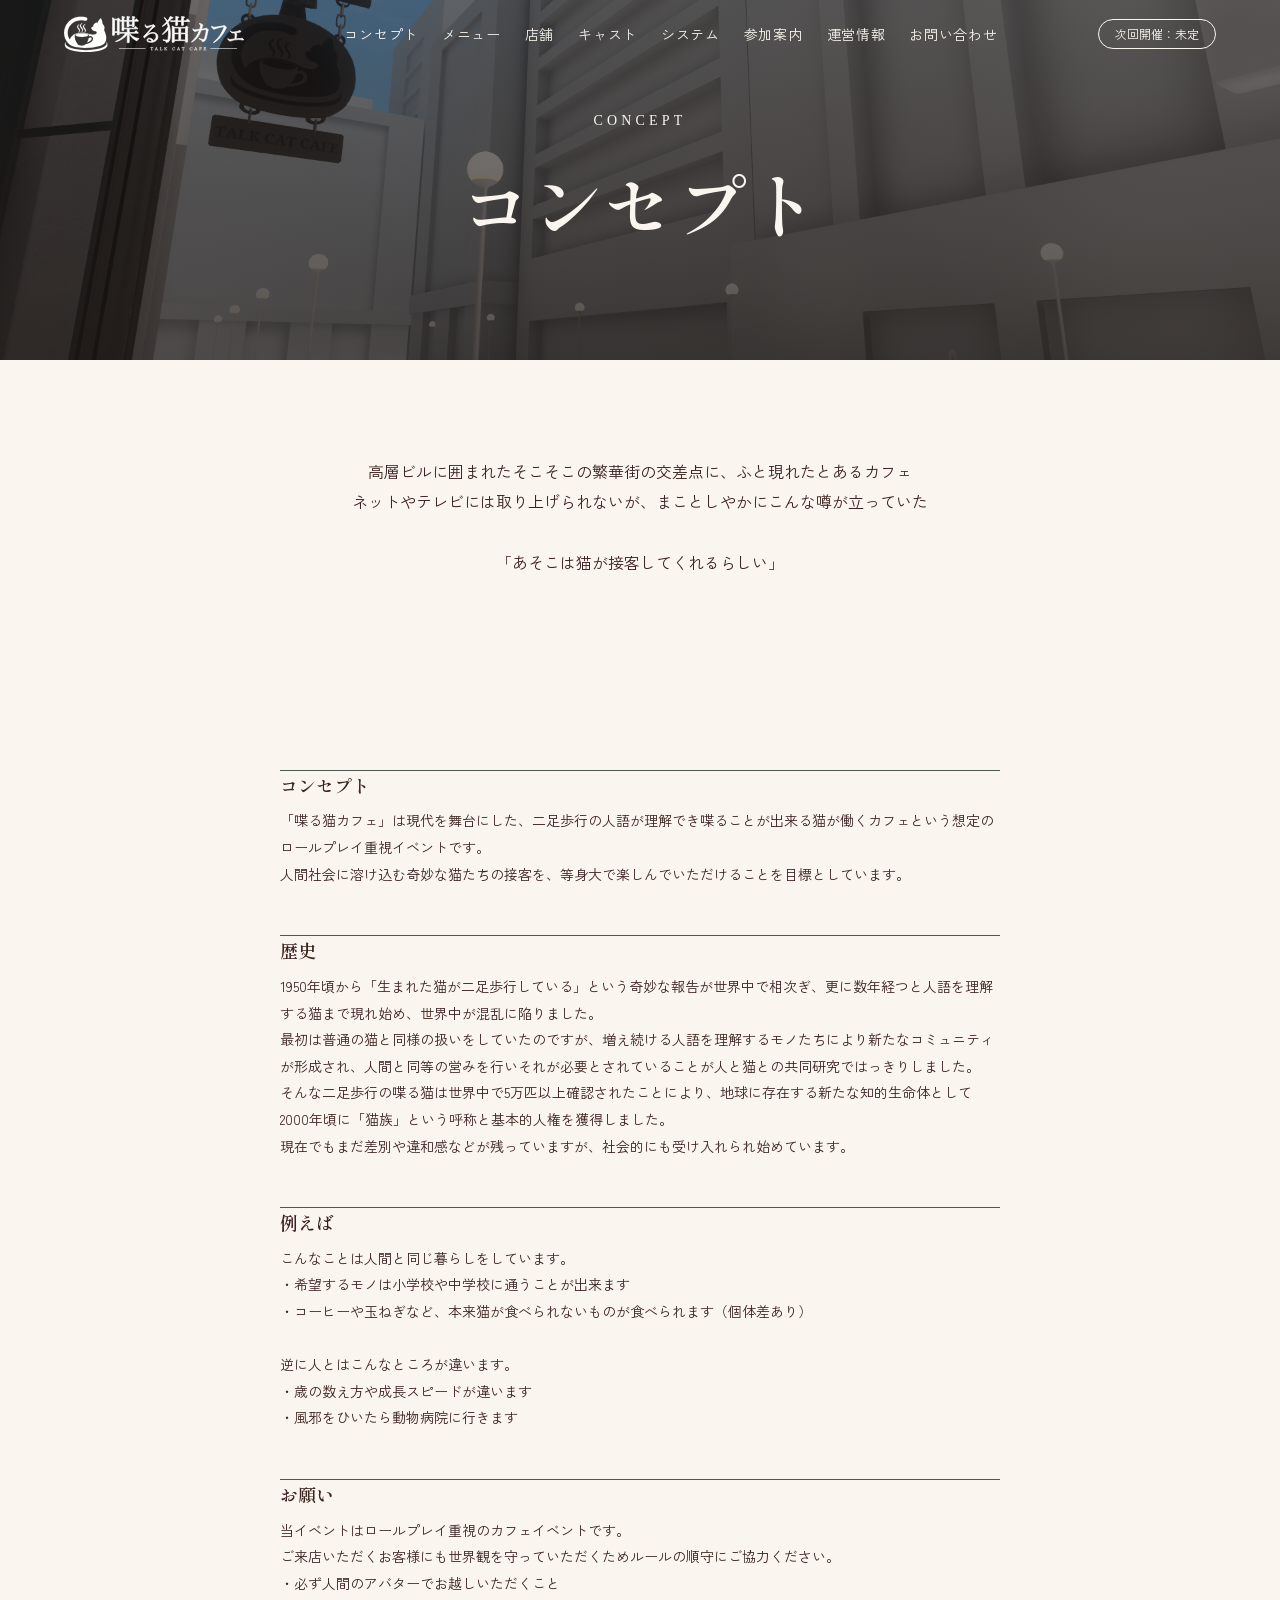
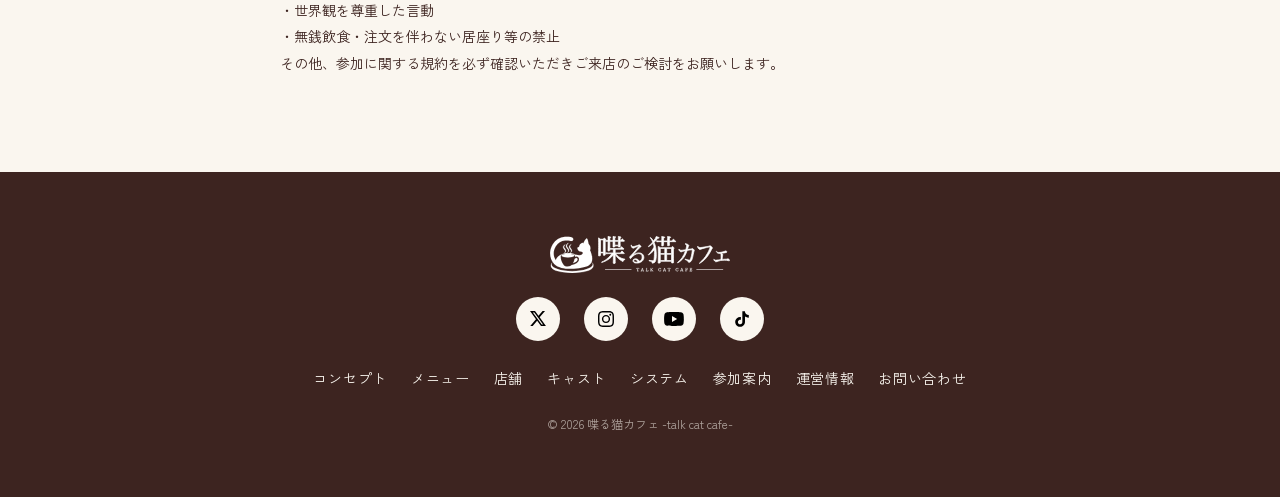
<file: concept.html>
<!DOCTYPE html>
<html lang="ja">
<head>
  <meta charset="UTF-8">
  <meta name="viewport" content="width=device-width, initial-scale=1.0">
  <title>コンセプト | 喋る猫カフェ -talk cat cafe- | VRChatロールプレイカフェイベント公式サイト</title>
  <meta name="description" content="高層ビルに囲まれたビル街の交差点にたたずむ「喋る猫カフェ」のコンセプト、参加資格・注意事項についてご紹介します。">
  <!-- ファビコン（ブラウザのタブ・ブックマーク・スマホのホーム画面に表示されるアイコン） -->
  <link rel="icon" href="favicon.ico" sizes="32x32">
  <link rel="icon" href="assets/images/favicon.svg" type="image/svg+xml">
  <!-- Webフォント -->
  <link rel="preconnect" href="https://fonts.googleapis.com">
  <link rel="preconnect" href="https://fonts.gstatic.com" crossorigin>
  <link href="https://fonts.googleapis.com/css2?family=Cormorant:wght@500;600&family=Shippori+Mincho:wght@500;600;800&family=Zen+Kaku+Gothic+New:wght@400;500;700&display=swap" rel="stylesheet">

  <!-- CSS（役割ごとに分割。読み込み順が上書きの優先順位に影響します） -->
  <link rel="stylesheet" href="css/reset.css">
  <link rel="stylesheet" href="css/variables.css">
  <link rel="stylesheet" href="css/layout.css">
  <link rel="stylesheet" href="css/components.css">
  <link rel="stylesheet" href="css/responsive.css">
</head>
<body>
  <!-- ============================================
       ヘッダー（トップページと共通・変更なし）
  ============================================ -->
  <header class="site-header is-transparent">
    <div class="site-header__inner">
      <a href="./" class="site-header__logo">
        <!-- 通常時のロゴと、ヒーロー上（透明状態）用の白ロゴ。
             表示の切り替えはCSS（.is-transparent）で行う。
             非表示側はdisplay:noneで読み上げ対象から外れるため、
             両方に同じaltを付与して名称を常に担保する。 -->
        <img class="site-header__logo-img site-header__logo-img--default" src="assets/images/logo.svg" alt="喋る猫カフェ -talk cat cafe-" width="180" height="59">
        <img class="site-header__logo-img site-header__logo-img--inverse" src="assets/images/logo-white.svg" alt="喋る猫カフェ -talk cat cafe-" width="180" height="59">
      </a>

      <nav class="site-nav" aria-label="グローバルナビゲーション">
        <button type="button" class="site-nav__toggle" aria-expanded="false" aria-controls="site-nav-list">
          <span class="sr-only">メニューを開閉する</span>
          <span class="site-nav__toggle-bar" aria-hidden="true"></span>
        </button>
        <ul class="site-nav__list" id="site-nav-list">
          <li><a href="concept">コンセプト</a></li>
          <li><a href="menu">メニュー</a></li>
          <li><a href="store">店舗</a></li>
          <li><a href="cast">キャスト</a></li>
          <li><a href="system">システム</a></li>
          <li><a href="guide">参加案内</a></li>
          <li><a href="about">運営情報</a></li>
          <li><a href="contact">お問い合わせ</a></li>
        </ul>
      </nav>

      <!-- 次回開催日は main.js 先頭の NEXT_EVENT_DATE から自動で書き込む（全ページ共通）。
           ここに書いた文言は、JavaScriptが無効な環境でのみ表示される予備の表示。 -->
      <p class="site-header__badge" data-next-event>次回開催：お知らせをご確認ください</p>
    </div>
  </header>

  <main id="main">

    <!-- ============================================
         ページヒーロー
         トップページの.heroを流用しつつ、.hero--subで
         「静止画・低めの高さ」に上書きする。
         動画の代わりに<img>を用いる点のみ構造が異なる。
    ============================================ -->
    <section class="hero hero--sub" aria-label="コンセプトページ ヘッダービジュアル">
      <div class="hero__media">
        <img class="hero__image" src="assets/images/hero/hero-concept.jpg" alt="">
      </div>

      <div class="hero__overlay" aria-hidden="true"></div>

      <div class="hero__content">
        <p class="hero__eyebrow">Concept</p>
        <h1 class="hero__title">コンセプト</h1>
      </div>
    </section>

    <!-- ============================================
         コンセプト説明ブロック（中央配置）
    ============================================ -->
    <section class="page-intro reveal" aria-label="コンセプト説明">
      <div class="page-intro__inner">
        <p class="page-intro__lead">
          高層ビルに囲まれたそこそこの繁華街の交差点に、ふと現れたとあるカフェ<br>
          ネットやテレビには取り上げられないが、まことしやかにこんな噂が立っていた<br>
          <br>
          「あそこは猫が接客してくれるらしい」
        </p>
      </div>
    </section>

    <!-- ============================================
         概要（4ブロック）
    ============================================ -->
    <section class="requirements reveal" aria-labelledby="requirements-title">
      <div class="requirements__inner">
        <h2 id="requirements-title" class="sr-only">コンセプト紹介</h2>
        <div class="requirements__list">
          <article class="requirements__block">
            <h3 class="requirements__block-title">コンセプト</h3>
            <p class="requirements__block-text">「喋る猫カフェ」は現代を舞台にした、二足歩行の人語が理解でき喋ることが出来る猫が働くカフェという想定のロールプレイ重視イベントです。
                <br>人間社会に溶け込む奇妙な猫たちの接客を、等身大で楽しんでいただけることを目標としています。
                <br></p>
          </article>
          <article class="requirements__block">
            <h3 class="requirements__block-title">歴史</h3>
            <p class="requirements__block-text">1950年頃から「生まれた猫が二足歩行している」という奇妙な報告が世界中で相次ぎ、更に数年経つと人語を理解する猫まで現れ始め、世界中が混乱に陥りました。
              <br>最初は普通の猫と同様の扱いをしていたのですが、増え続ける人語を理解するモノたちにより新たなコミュニティが形成され、人間と同等の営みを行いそれが必要とされていることが人と猫との共同研究ではっきりしました。
              <br>そんな二足歩行の喋る猫は世界中で5万匹以上確認されたことにより、地球に存在する新たな知的生命体として2000年頃に「猫族」という呼称と基本的人権を獲得しました。
              <br>現在でもまだ差別や違和感などが残っていますが、社会的にも受け入れられ始めています。</p>
          </article>
          <article class="requirements__block">
            <h3 class="requirements__block-title">例えば</h3>
            <p class="requirements__block-text">こんなことは人間と同じ暮らしをしています。
              <br>・希望するモノは小学校や中学校に通うことが出来ます
              <br>・コーヒーや玉ねぎなど、本来猫が食べられないものが食べられます（個体差あり）
              <br><br>逆に人とはこんなところが違います。
              <br>・歳の数え方や成長スピードが違います
              <br>・風邪をひいたら動物病院に行きます
            </p>
          </article>
          <article class="requirements__block">
            <h3 class="requirements__block-title">お願い</h3>
            <p class="requirements__block-text">
              当イベントはロールプレイ重視のカフェイベントです。<br>
              ご来店いただくお客様にも世界観を守っていただくためルールの順守にご協力ください。<br>
                ・必ず人間のアバターでお越しいただくこと<br>
                ・世界観を尊重した言動<br>
                ・無銭飲食・注文を伴わない居座り等の禁止<br>
              その他、参加に関する規約を必ず確認いただきご来店のご検討をお願いします。
            </p>
          </article>
        </div>
      </div>
    </section>

  </main>

  <!-- ============================================
       フッター（トップページと共通・変更なし）
  ============================================ -->
  <footer class="site-footer" id="contact">
    <div class="site-footer__inner">
      <img src="assets/images/logo-white.svg" alt="喋る猫カフェ -talk cat cafe-" class="site-footer__logo" width="180" height="59">

      <ul class="site-footer__sns">
        <li>
          <a href="https://x.com/talkcatcafe_VR" class="social-icon" aria-label="Twitter（新X）" target="_blank" rel="noopener noreferrer">
            <img src="assets/images/X_logo_2023.svg" alt="" width="16" height="16">
          </a>
        </li>
        <li>
          <a href="https://www.instagram.com/talkcatcafe/" class="social-icon" aria-label="Instagram" target="_blank" rel="noopener noreferrer">
            <img src="assets/images/Instagram_Glyph_Black.svg" alt="" width="16" height="16">
          </a>
        </li>
        <li>
          <a href="https://www.youtube.com/@talkcatcafe" class="social-icon" aria-label="YouTube" target="_blank" rel="noopener noreferrer">
            <img src="assets/images/youtube-123.svg" alt="" width="20" height="20">
          </a>
        </li>
        <li>
          <a href="https://www.tiktok.com/@talkcatcafe" class="social-icon" aria-label="TikTok" target="_blank" rel="noopener noreferrer">
            <img src="assets/images/tik-tok.svg" alt="" width="20" height="20">
          </a>
        </li>
      </ul>

      <nav class="site-footer__nav" aria-label="フッターナビゲーション">
        <ul class="site-footer__nav-list">
          <li><a href="concept">コンセプト</a></li>
          <li><a href="menu">メニュー</a></li>
          <li><a href="store">店舗</a></li>
          <li><a href="cast">キャスト</a></li>
          <li><a href="system">システム</a></li>
          <li><a href="guide">参加案内</a></li>
          <li><a href="about">運営情報</a></li>
          <li><a href="contact">お問い合わせ</a></li>
        </ul>
      </nav>

      <p class="site-footer__copyright">&copy; 2026 喋る猫カフェ -talk cat cafe-</p>
    </div>
  </footer>

  <div class="paw-trail" aria-hidden="true"></div>

  <script src="js/main.js" defer></script>
</body>
</html>
</file>
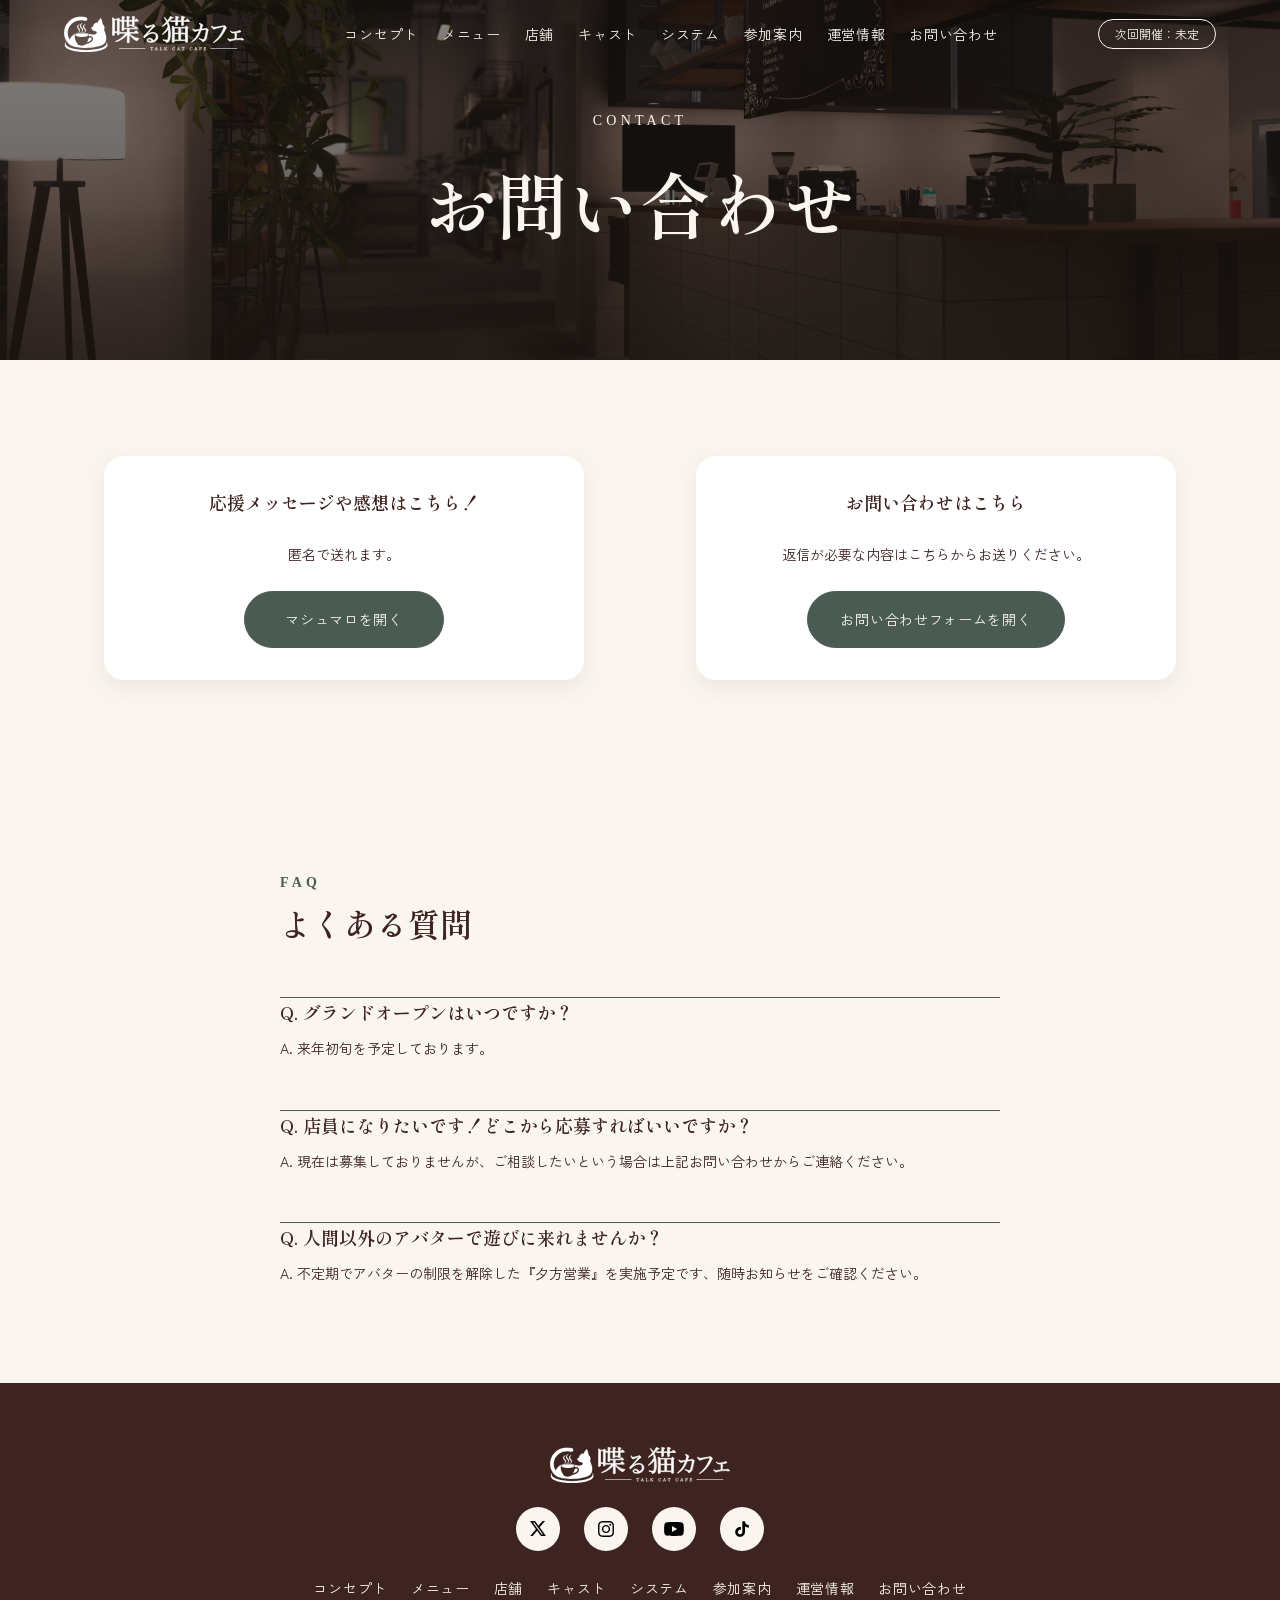
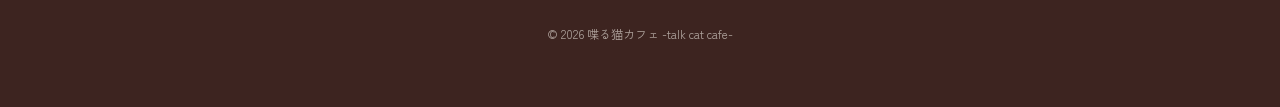
<file: contact.html>
<!DOCTYPE html>
<html lang="ja">
<head>
  <meta charset="UTF-8">
  <meta name="viewport" content="width=device-width, initial-scale=1.0">
  <title>お問い合わせ | 喋る猫カフェ -talk cat cafe- | VRChatロールプレイカフェイベント公式サイト</title>
  <meta name="description" content="「喋る猫カフェ」への応援メッセージ・ご感想、お問い合わせの窓口と、よくある質問をご案内しています。">
  <link rel="icon" href="favicon.ico" sizes="32x32">
  <link rel="icon" href="assets/images/favicon.svg" type="image/svg+xml">
  <!-- Webフォント -->
  <link rel="preconnect" href="https://fonts.googleapis.com">
  <link rel="preconnect" href="https://fonts.gstatic.com" crossorigin>
  <link href="https://fonts.googleapis.com/css2?family=Cormorant:wght@500;600&family=Shippori+Mincho:wght@500;600;800&family=Zen+Kaku+Gothic+New:wght@400;500;700&display=swap" rel="stylesheet">

  <!-- CSS（役割ごとに分割。読み込み順が上書きの優先順位に影響します） -->
  <link rel="stylesheet" href="css/reset.css">
  <link rel="stylesheet" href="css/variables.css">
  <link rel="stylesheet" href="css/layout.css">
  <link rel="stylesheet" href="css/components.css">
  <link rel="stylesheet" href="css/responsive.css">
</head>
<body>
  <!-- ============================================
       ヘッダー（他ページと共通）
  ============================================ -->
  <header class="site-header is-transparent">
    <div class="site-header__inner">
      <a href="./" class="site-header__logo">
        <!-- 通常時のロゴと、ヒーロー上（透明状態）用の白ロゴ。
             表示の切り替えはCSS（.is-transparent）で行う。
             非表示側はdisplay:noneで読み上げ対象から外れるため、
             両方に同じaltを付与して名称を常に担保する。 -->
        <img class="site-header__logo-img site-header__logo-img--default" src="assets/images/logo.svg" alt="喋る猫カフェ -talk cat cafe-" width="180" height="59">
        <img class="site-header__logo-img site-header__logo-img--inverse" src="assets/images/logo-white.svg" alt="喋る猫カフェ -talk cat cafe-" width="180" height="59">
      </a>

      <nav class="site-nav" aria-label="グローバルナビゲーション">
        <button type="button" class="site-nav__toggle" aria-expanded="false" aria-controls="site-nav-list">
          <span class="sr-only">メニューを開閉する</span>
          <span class="site-nav__toggle-bar" aria-hidden="true"></span>
        </button>
        <ul class="site-nav__list" id="site-nav-list">
          <li><a href="concept">コンセプト</a></li>
          <li><a href="menu">メニュー</a></li>
          <li><a href="store">店舗</a></li>
          <li><a href="cast">キャスト</a></li>
          <li><a href="system">システム</a></li>
          <li><a href="guide">参加案内</a></li>
          <li><a href="about">運営情報</a></li>
          <li><a href="contact">お問い合わせ</a></li>
        </ul>
      </nav>

      <!-- 次回開催日は main.js 先頭の NEXT_EVENT_DATE から自動で書き込む（全ページ共通）。
           ここに書いた文言は、JavaScriptが無効な環境でのみ表示される予備の表示。 -->
      <p class="site-header__badge" data-next-event>次回開催：お知らせをご確認ください</p>
    </div>
  </header>

  <main id="main">

    <!-- ============================================
         ページヒーロー（他の下層ページと同じ.hero--subを流用）
    ============================================ -->
    <section class="hero hero--sub" aria-label="お問い合わせページ ヘッダービジュアル">
      <div class="hero__media">
        <img class="hero__image" src="assets/images/hero/hero-contact.jpg" alt="">
      </div>

      <div class="hero__overlay" aria-hidden="true"></div>

      <div class="hero__content">
        <p class="hero__eyebrow">Contact</p>
        <h1 class="hero__title">お問い合わせ</h1>
      </div>
    </section>

    <!-- ============================================
         窓口の案内（マシュマロ／Google フォームの2枚のカード）
         カードの箱はお知らせの.news__card、ボタンの配置は.news__ctaと
         同じ見た目のため、CSS側でグループセレクタに統合している。
         リンク先URLは未定のため仮（xxxxxxxx）。
    ============================================ -->
    <section class="contact-links reveal" aria-labelledby="contact-links-title">
      <div class="contact-links__inner">
        <h2 id="contact-links-title" class="sr-only">お問い合わせ窓口</h2>
        <ul class="contact-links__list">
          <li class="contact-links__card">
            <p class="contact-links__lead">応援メッセージや感想はこちら！</p>
            <p class="contact-links__note">匿名で送れます。</p>
            <a href="https://marshmallow-qa.com/kgkieuzkq8jmk0w?t=wargsG&utm_medium=url_text&utm_source=promotion" class="btn btn--primary contact-links__cta" target="_blank" rel="noopener noreferrer">マシュマロを開く</a>
          </li>
          <li class="contact-links__card">
            <p class="contact-links__lead">お問い合わせはこちら</p>
            <p class="contact-links__note">返信が必要な内容はこちらからお送りください。</p>
            <a href="https://forms.gle/avV9rSQkwuT2EMMb8" class="btn btn--primary contact-links__cta" target="_blank" rel="noopener noreferrer">お問い合わせフォームを開く</a>
          </li>
        </ul>
      </div>
    </section>

    <!-- ============================================
         よくある質問（Q&A）
         コンセプト／運営情報ページと同じ.requirementsを流用。
         見出し（.section-title）を.requirements__listの先頭に置き、
         質問一覧と同じ幅（最大720px・中央寄せ）の列に揃えている。
         質問を追加する場合は.requirements__blockの<article>を複製する。
    ============================================ -->
    <section class="requirements reveal" aria-labelledby="faq-title">
      <div class="requirements__inner">
        <div class="requirements__list">
          <h2 id="faq-title" class="section-title">
            <span class="section-title__en">FAQ</span>
            よくある質問
          </h2>
          <article class="requirements__block">
            <h3 class="requirements__block-title">Q. グランドオープンはいつですか？</h3>
            <p class="requirements__block-text">A. 来年初旬を予定しております。</p>
          </article>
          <article class="requirements__block">
            <h3 class="requirements__block-title">Q. 店員になりたいです！どこから応募すればいいですか？</h3>
            <p class="requirements__block-text">A. 現在は募集しておりませんが、ご相談したいという場合は上記お問い合わせからご連絡ください。</p>
          </article>
          <article class="requirements__block">
            <h3 class="requirements__block-title">Q. 人間以外のアバターで遊びに来れませんか？</h3>
            <p class="requirements__block-text">A. 不定期でアバターの制限を解除した『夕方営業』を実施予定です、随時お知らせをご確認ください。</p>
          </article>
        </div>
      </div>
    </section>

  </main>

  <!-- ============================================
       フッター（他ページと共通）
  ============================================ -->
  <footer class="site-footer" id="contact">
    <div class="site-footer__inner">
      <img src="assets/images/logo-white.svg" alt="喋る猫カフェ -talk cat cafe-" class="site-footer__logo" width="180" height="59">

      <ul class="site-footer__sns">
        <li>
          <a href="https://x.com/talkcatcafe_VR" class="social-icon" aria-label="Twitter（新X）" target="_blank" rel="noopener noreferrer">
            <img src="assets/images/X_logo_2023.svg" alt="" width="16" height="16">
          </a>
        </li>
        <li>
          <a href="https://www.instagram.com/talkcatcafe/" class="social-icon" aria-label="Instagram" target="_blank" rel="noopener noreferrer">
            <img src="assets/images/Instagram_Glyph_Black.svg" alt="" width="16" height="16">
          </a>
        </li>
        <li>
          <a href="https://www.youtube.com/@talkcatcafe" class="social-icon" aria-label="YouTube" target="_blank" rel="noopener noreferrer">
            <img src="assets/images/youtube-123.svg" alt="" width="20" height="20">
          </a>
        </li>
        <li>
          <a href="https://www.tiktok.com/@talkcatcafe" class="social-icon" aria-label="TikTok" target="_blank" rel="noopener noreferrer">
            <img src="assets/images/tik-tok.svg" alt="" width="20" height="20">
          </a>
        </li>
      </ul>

      <nav class="site-footer__nav" aria-label="フッターナビゲーション">
        <ul class="site-footer__nav-list">
          <li><a href="concept">コンセプト</a></li>
          <li><a href="menu">メニュー</a></li>
          <li><a href="store">店舗</a></li>
          <li><a href="cast">キャスト</a></li>
          <li><a href="system">システム</a></li>
          <li><a href="guide">参加案内</a></li>
          <li><a href="about">運営情報</a></li>
          <li><a href="contact">お問い合わせ</a></li>
        </ul>
      </nav>

      <p class="site-footer__copyright">&copy; 2026 喋る猫カフェ -talk cat cafe-</p>
    </div>
  </footer>

  <div class="paw-trail" aria-hidden="true"></div>

  <script src="js/main.js" defer></script>
</body>
</html>
</file>
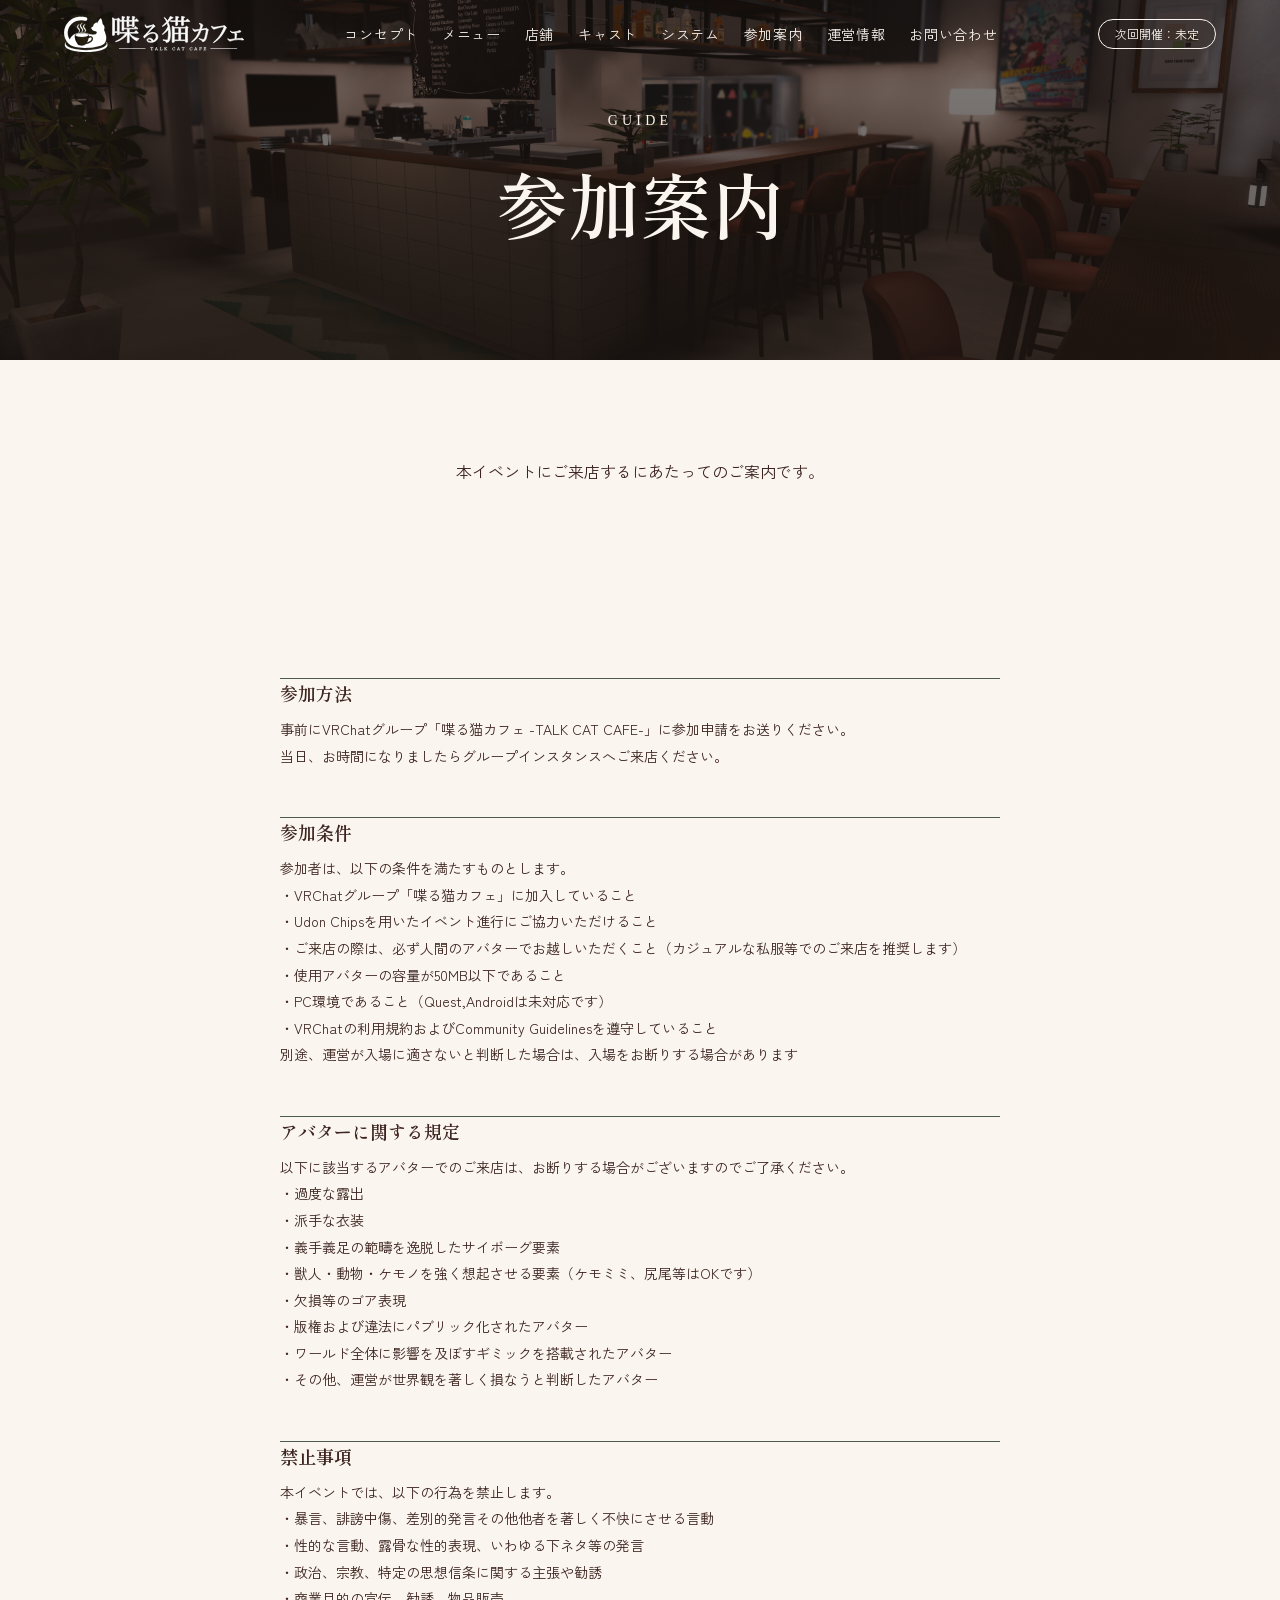
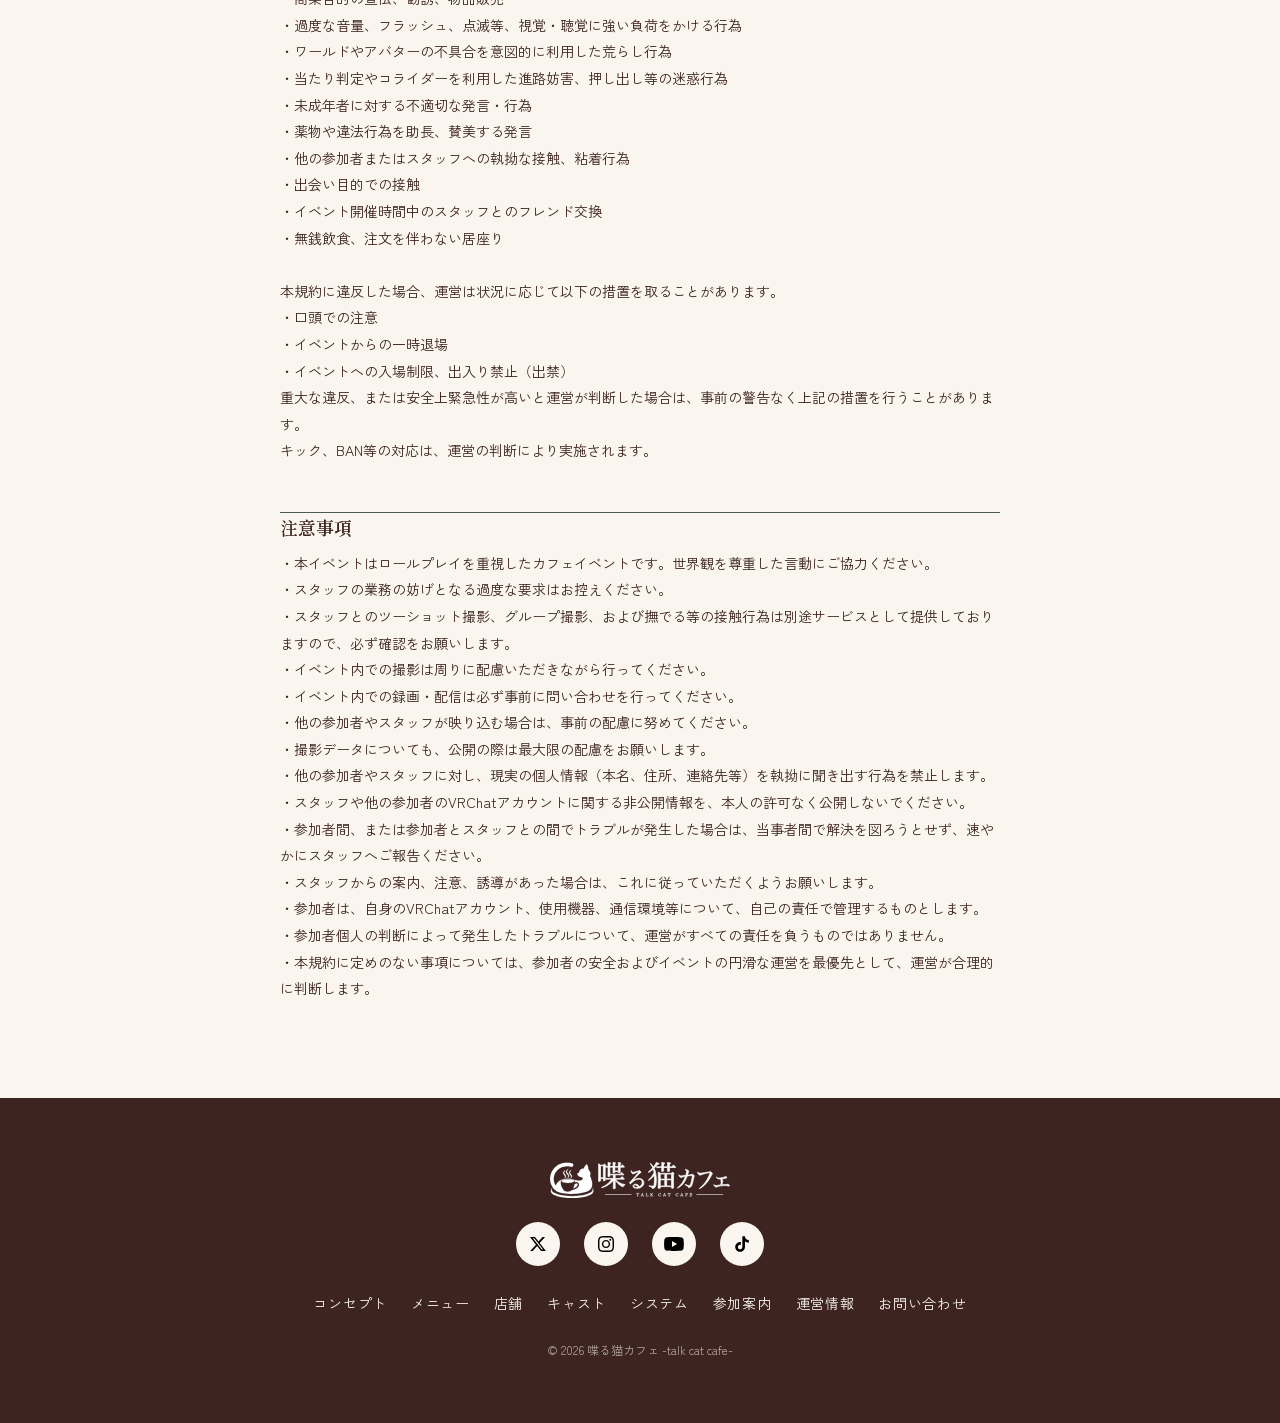
<file: guide.html>
<!DOCTYPE html>
<html lang="ja">
<head>
  <meta charset="UTF-8">
  <meta name="viewport" content="width=device-width, initial-scale=1.0">
  <title>参加案内 | 喋る猫カフェ -talk cat cafe- | VRChatロールプレイカフェイベント公式サイト</title>
  <meta name="description" content="「喋る猫カフェ」へのご来店方法、参加条件・禁止事項・注意事項をご案内します。">
  <link rel="icon" href="favicon.ico" sizes="32x32">
  <link rel="icon" href="assets/images/favicon.svg" type="image/svg+xml">
  <!-- Webフォント -->
  <link rel="preconnect" href="https://fonts.googleapis.com">
  <link rel="preconnect" href="https://fonts.gstatic.com" crossorigin>
  <link href="https://fonts.googleapis.com/css2?family=Cormorant:wght@500;600&family=Shippori+Mincho:wght@500;600;800&family=Zen+Kaku+Gothic+New:wght@400;500;700&display=swap" rel="stylesheet">

  <!-- CSS（役割ごとに分割。読み込み順が上書きの優先順位に影響します） -->
  <link rel="stylesheet" href="css/reset.css">
  <link rel="stylesheet" href="css/variables.css">
  <link rel="stylesheet" href="css/layout.css">
  <link rel="stylesheet" href="css/components.css">
  <link rel="stylesheet" href="css/responsive.css">
</head>
<body>
  <!-- ============================================
       ヘッダー（他ページと共通）
  ============================================ -->
  <header class="site-header is-transparent">
    <div class="site-header__inner">
      <a href="./" class="site-header__logo">
        <!-- 通常時のロゴと、ヒーロー上（透明状態）用の白ロゴ。
             表示の切り替えはCSS（.is-transparent）で行う。
             非表示側はdisplay:noneで読み上げ対象から外れるため、
             両方に同じaltを付与して名称を常に担保する。 -->
        <img class="site-header__logo-img site-header__logo-img--default" src="assets/images/logo.svg" alt="喋る猫カフェ -talk cat cafe-" width="180" height="59">
        <img class="site-header__logo-img site-header__logo-img--inverse" src="assets/images/logo-white.svg" alt="喋る猫カフェ -talk cat cafe-" width="180" height="59">
      </a>

      <nav class="site-nav" aria-label="グローバルナビゲーション">
        <button type="button" class="site-nav__toggle" aria-expanded="false" aria-controls="site-nav-list">
          <span class="sr-only">メニューを開閉する</span>
          <span class="site-nav__toggle-bar" aria-hidden="true"></span>
        </button>
        <ul class="site-nav__list" id="site-nav-list">
          <li><a href="concept">コンセプト</a></li>
          <li><a href="menu">メニュー</a></li>
          <li><a href="store">店舗</a></li>
          <li><a href="cast">キャスト</a></li>
          <li><a href="system">システム</a></li>
          <li><a href="guide">参加案内</a></li>
          <li><a href="about">運営情報</a></li>
          <li><a href="contact">お問い合わせ</a></li>
        </ul>
      </nav>

      <!-- 次回開催日は main.js 先頭の NEXT_EVENT_DATE から自動で書き込む（全ページ共通）。
           ここに書いた文言は、JavaScriptが無効な環境でのみ表示される予備の表示。 -->
      <p class="site-header__badge" data-next-event>次回開催：お知らせをご確認ください</p>
    </div>
  </header>

  <main id="main">

    <!-- ============================================
         ページヒーロー（他の下層ページと同じ.hero--subを流用）
    ============================================ -->
    <section class="hero hero--sub" aria-label="参加案内ページ ヘッダービジュアル">
      <div class="hero__media">
        <img class="hero__image" src="assets/images/hero/hero-guide.jpg" alt="">
      </div>

      <div class="hero__overlay" aria-hidden="true"></div>

      <div class="hero__content">
        <p class="hero__eyebrow">Guide</p>
        <h1 class="hero__title">参加案内</h1>
      </div>
    </section>

    <!-- ============================================
         導入文（中央配置。コンセプトページと同じ.page-introを流用）
    ============================================ -->
    <section class="page-intro reveal" aria-label="参加案内の導入">
      <div class="page-intro__inner">
        <p class="page-intro__lead">
          本イベントにご来店するにあたってのご案内です。
        </p>
      </div>
    </section>

    <!-- ============================================
         参加方法・参加条件・禁止事項・注意事項（4ブロック）
         コンセプトページと同じ.requirements（上罫線で区切った見出し＋本文）を流用。
         ブロックを追加する場合は.requirements__blockの<article>を複製する。
    ============================================ -->
    <section class="requirements reveal" aria-labelledby="guide-title">
      <div class="requirements__inner">
        <h2 id="guide-title" class="sr-only">参加案内</h2>
        <div class="requirements__list">
          <article class="requirements__block">
            <h3 class="requirements__block-title">参加方法</h3>
            <p class="requirements__block-text">事前にVRChatグループ<a href="https://vrc.group/TALKCT.3676">「喋る猫カフェ -TALK CAT CAFE-」</a>に参加申請をお送りください。<br>
              当日、お時間になりましたらグループインスタンスへご来店ください。</p>
          </article>
          <article class="requirements__block">
            <h3 class="requirements__block-title">参加条件</h3>
            <p class="requirements__block-text">参加者は、以下の条件を満たすものとします。<br>
          ・VRChatグループ「喋る猫カフェ」に加入していること<br>
          ・Udon Chipsを用いたイベント進行にご協力いただけること<br>
          ・ご来店の際は、必ず人間のアバターでお越しいただくこと（カジュアルな私服等でのご来店を推奨します）<br>
          ・使用アバターの容量が50MB以下であること<br>
          ・PC環境であること（Quest,Androidは未対応です）<br>
          ・VRChatの利用規約およびCommunity Guidelinesを遵守していること<br>
          別途、運営が入場に適さないと判断した場合は、入場をお断りする場合があります
          </p>
          </article>
          <article class="requirements__block">
            <h3 class="requirements__block-title">アバターに関する規定</h3>
            <p class="requirements__block-text">以下に該当するアバターでのご来店は、お断りする場合がございますのでご了承ください。<br>
          ・過度な露出<br>
          ・派手な衣装<br>
          ・義手義足の範疇を逸脱したサイボーグ要素<br>
          ・獣人・動物・ケモノを強く想起させる要素（ケモミミ、尻尾等はOKです）<br>
          ・欠損等のゴア表現<br>
          ・版権および違法にパブリック化されたアバター<br>
          ・ワールド全体に影響を及ぼすギミックを搭載されたアバター<br>
          ・その他、運営が世界観を著しく損なうと判断したアバター</p>
          </article>
          <article class="requirements__block">
            <h3 class="requirements__block-title">禁止事項</h3>
            <p class="requirements__block-text">本イベントでは、以下の行為を禁止します。<br>
          ・暴言、誹謗中傷、差別的発言その他他者を著しく不快にさせる言動<br>
          ・性的な言動、露骨な性的表現、いわゆる下ネタ等の発言<br>
          ・政治、宗教、特定の思想信条に関する主張や勧誘<br>
          ・商業目的の宣伝、勧誘、物品販売<br>
          ・過度な音量、フラッシュ、点滅等、視覚・聴覚に強い負荷をかける行為<br>
          ・ワールドやアバターの不具合を意図的に利用した荒らし行為<br>
          ・当たり判定やコライダーを利用した進路妨害、押し出し等の迷惑行為<br>
          ・未成年者に対する不適切な発言・行為<br>
          ・薬物や違法行為を助長、賛美する発言<br>
          ・他の参加者またはスタッフへの執拗な接触、粘着行為<br>
          ・出会い目的での接触<br>
          ・イベント開催時間中のスタッフとのフレンド交換<br>
          ・無銭飲食、注文を伴わない居座り<br>
          <br>
          本規約に違反した場合、運営は状況に応じて以下の措置を取ることがあります。<br>
          ・口頭での注意<br>
          ・イベントからの一時退場<br>
          ・イベントへの入場制限、出入り禁止（出禁）<br>
          重大な違反、または安全上緊急性が高いと運営が判断した場合は、事前の警告なく上記の措置を行うことがあります。<br>
          キック、BAN等の対応は、運営の判断により実施されます。
          </p>
          </article>
          <article class="requirements__block">
            <h3 class="requirements__block-title">注意事項</h3>
            <p class="requirements__block-text">・本イベントはロールプレイを重視したカフェイベントです。世界観を尊重した言動にご協力ください。<br>
            ・スタッフの業務の妨げとなる過度な要求はお控えください。<br>
            ・スタッフとのツーショット撮影、グループ撮影、および撫でる等の接触行為は別途サービスとして提供しておりますので、必ず確認をお願いします。<br>
            ・イベント内での撮影は周りに配慮いただきながら行ってください。<br>
            ・イベント内での録画・配信は必ず事前に問い合わせを行ってください。<br>
            ・他の参加者やスタッフが映り込む場合は、事前の配慮に努めてください。<br>
            ・撮影データについても、公開の際は最大限の配慮をお願いします。<br>
            ・他の参加者やスタッフに対し、現実の個人情報（本名、住所、連絡先等）を執拗に聞き出す行為を禁止します。<br>
            ・スタッフや他の参加者のVRChatアカウントに関する非公開情報を、本人の許可なく公開しないでください。<br>
            ・参加者間、または参加者とスタッフとの間でトラブルが発生した場合は、当事者間で解決を図ろうとせず、速やかにスタッフへご報告ください。<br>
            ・スタッフからの案内、注意、誘導があった場合は、これに従っていただくようお願いします。<br>
            ・参加者は、自身のVRChatアカウント、使用機器、通信環境等について、自己の責任で管理するものとします。<br>
            ・参加者個人の判断によって発生したトラブルについて、運営がすべての責任を負うものではありません。<br>
            ・本規約に定めのない事項については、参加者の安全およびイベントの円滑な運営を最優先として、運営が合理的に判断します。
</p>
          </article>
        </div>
      </div>
    </section>

  </main>

  <!-- ============================================
       フッター（他ページと共通）
  ============================================ -->
  <footer class="site-footer" id="contact">
    <div class="site-footer__inner">
      <img src="assets/images/logo-white.svg" alt="喋る猫カフェ -talk cat cafe-" class="site-footer__logo" width="180" height="59">

      <ul class="site-footer__sns">
        <li>
          <a href="https://x.com/talkcatcafe_VR" class="social-icon" aria-label="Twitter（新X）" target="_blank" rel="noopener noreferrer">
            <img src="assets/images/X_logo_2023.svg" alt="" width="16" height="16">
          </a>
        </li>
        <li>
          <a href="https://www.instagram.com/talkcatcafe/" class="social-icon" aria-label="Instagram" target="_blank" rel="noopener noreferrer">
            <img src="assets/images/Instagram_Glyph_Black.svg" alt="" width="16" height="16">
          </a>
        </li>
        <li>
          <a href="https://www.youtube.com/@talkcatcafe" class="social-icon" aria-label="YouTube" target="_blank" rel="noopener noreferrer">
            <img src="assets/images/youtube-123.svg" alt="" width="20" height="20">
          </a>
        </li>
        <li>
          <a href="https://www.tiktok.com/@talkcatcafe" class="social-icon" aria-label="TikTok" target="_blank" rel="noopener noreferrer">
            <img src="assets/images/tik-tok.svg" alt="" width="20" height="20">
          </a>
        </li>
      </ul>

      <nav class="site-footer__nav" aria-label="フッターナビゲーション">
        <ul class="site-footer__nav-list">
          <li><a href="concept">コンセプト</a></li>
          <li><a href="menu">メニュー</a></li>
          <li><a href="store">店舗</a></li>
          <li><a href="cast">キャスト</a></li>
          <li><a href="system">システム</a></li>
          <li><a href="guide">参加案内</a></li>
          <li><a href="about">運営情報</a></li>
          <li><a href="contact">お問い合わせ</a></li>
        </ul>
      </nav>

      <p class="site-footer__copyright">&copy; 2026 喋る猫カフェ -talk cat cafe-</p>
    </div>
  </footer>

  <div class="paw-trail" aria-hidden="true"></div>

  <script src="js/main.js" defer></script>
</body>
</html>
</file>
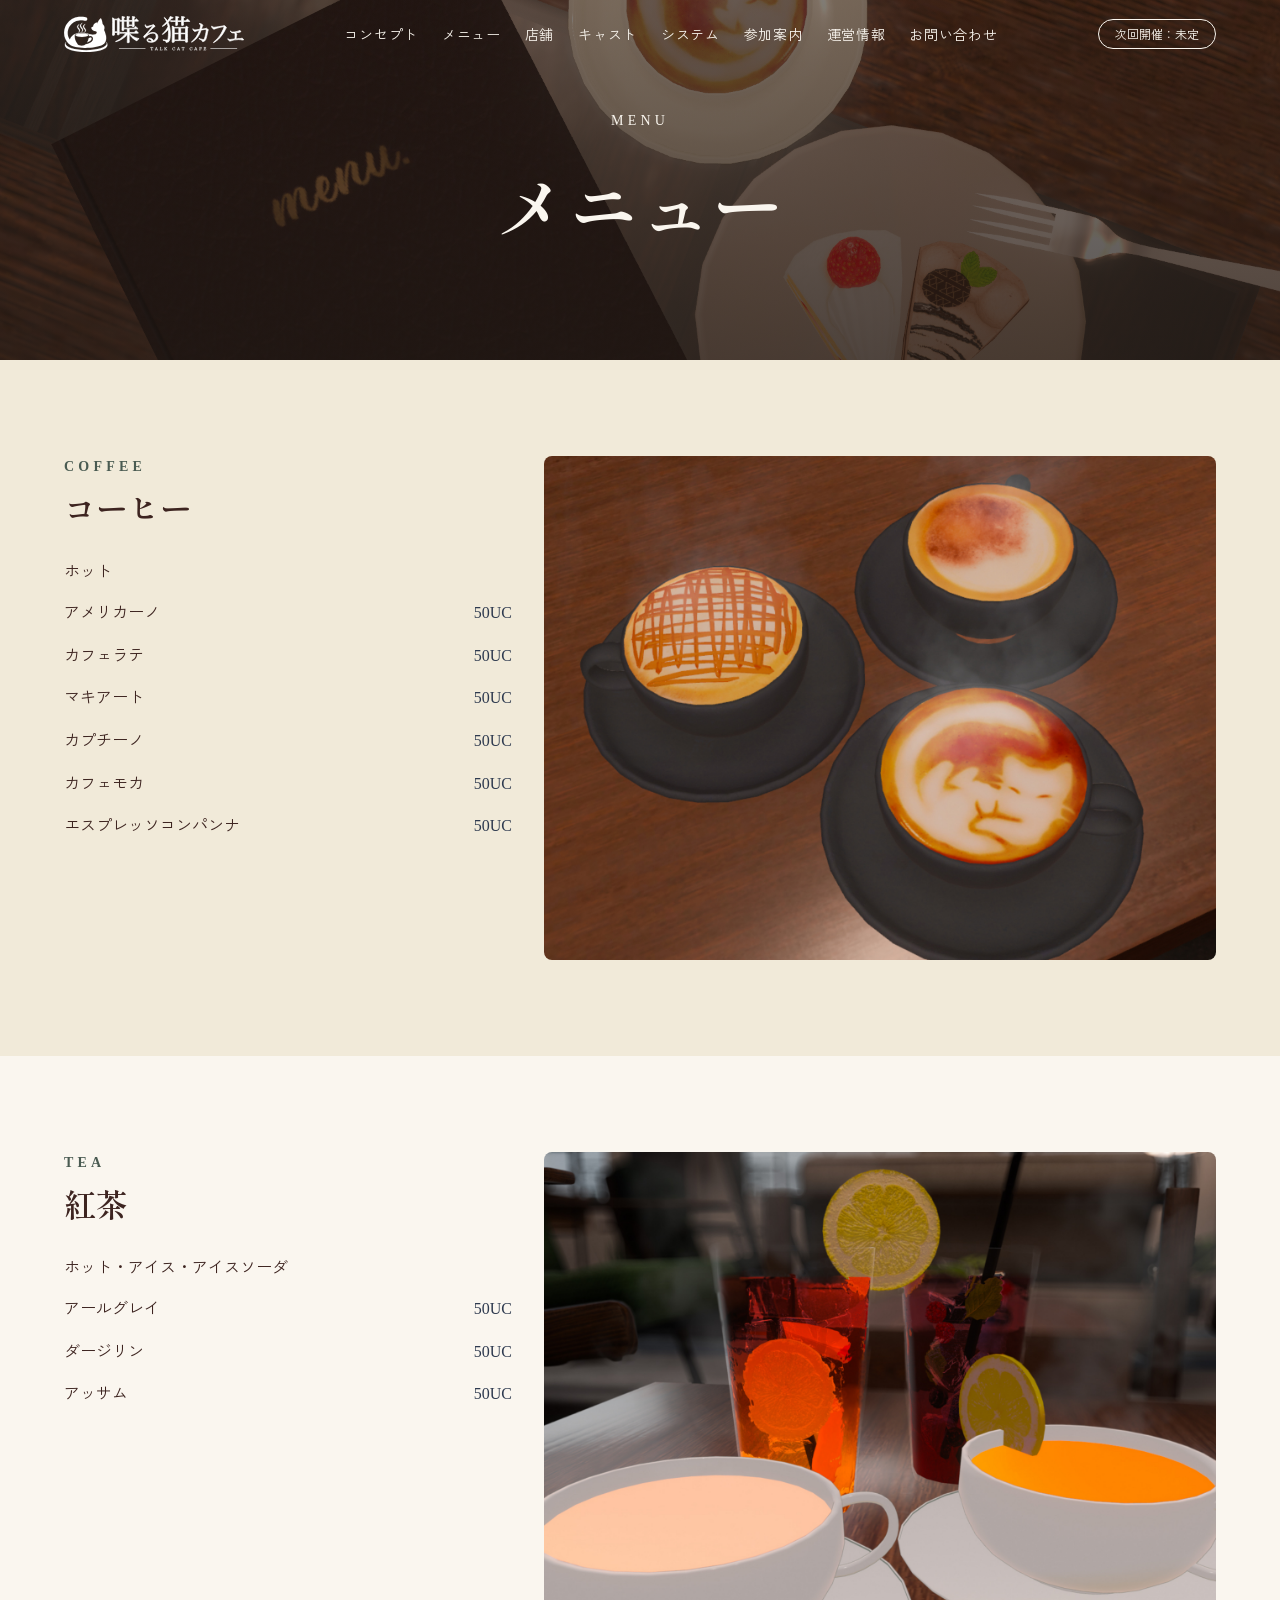
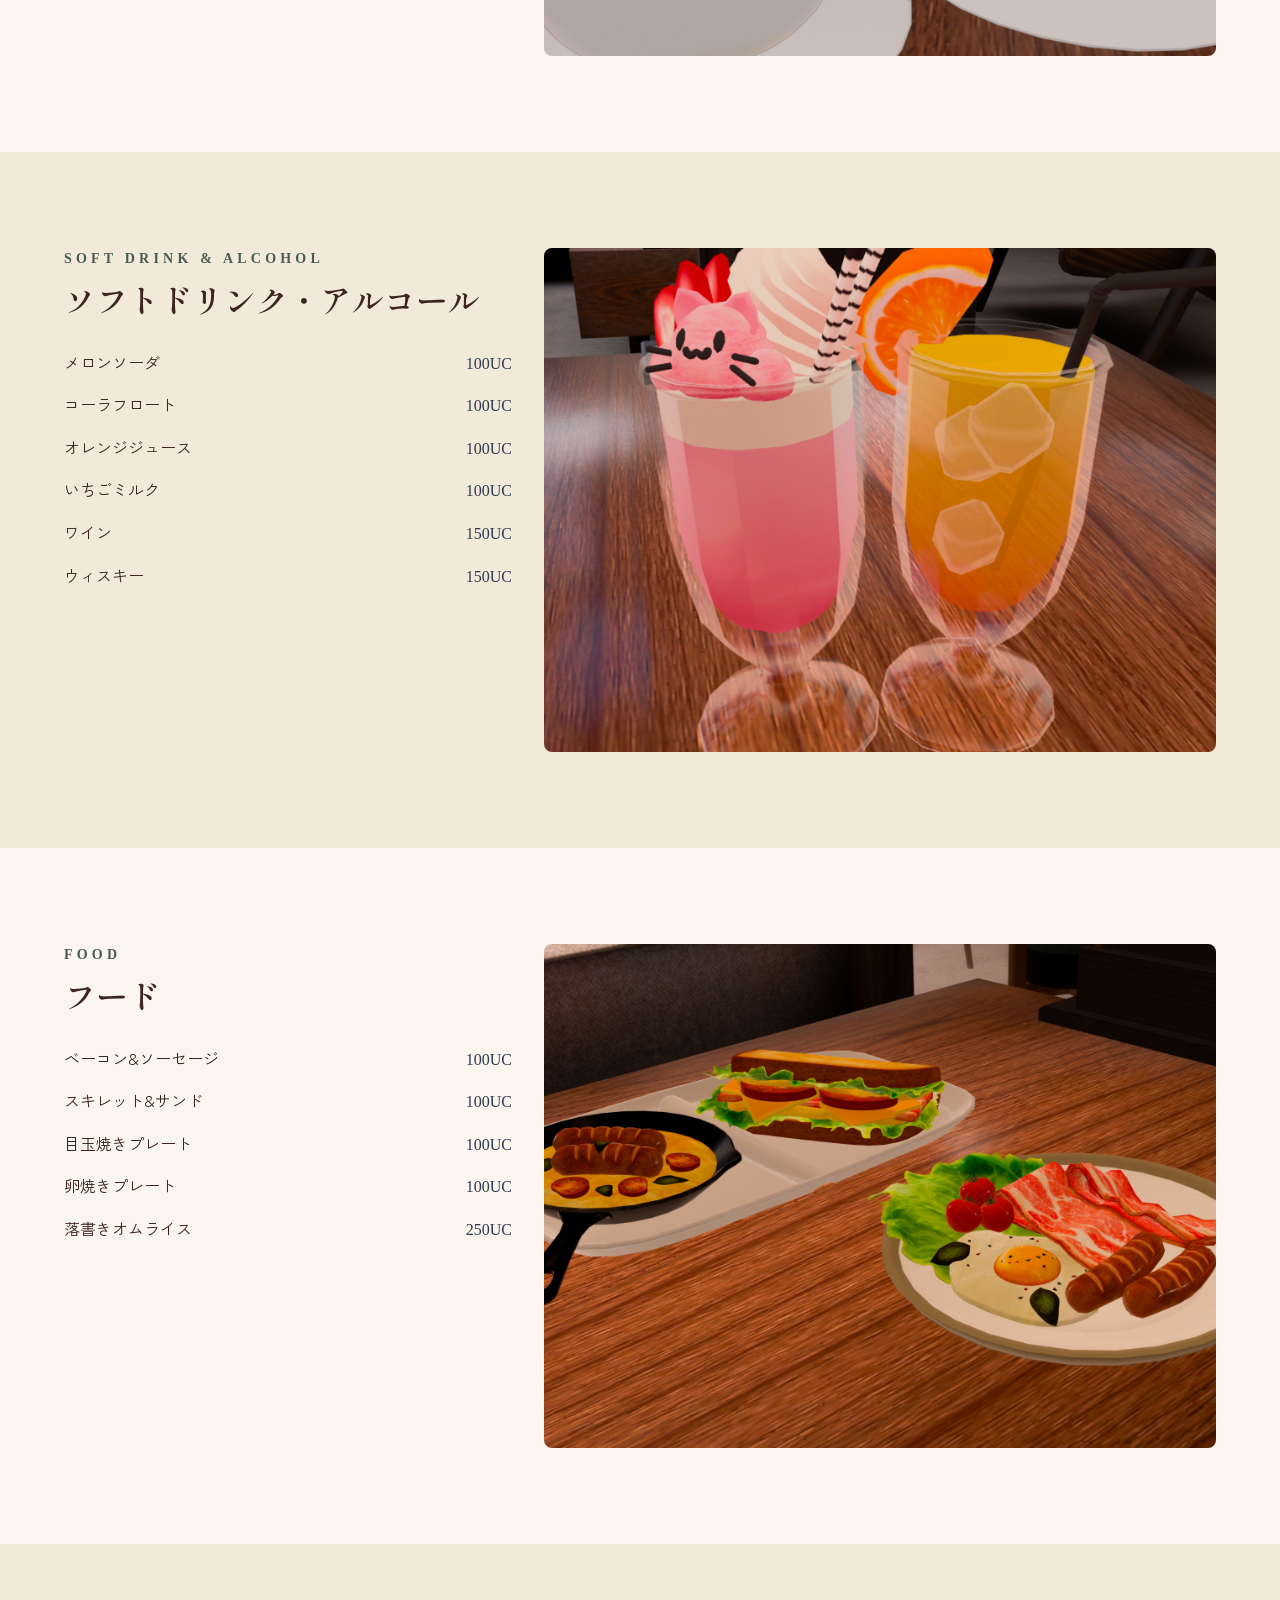
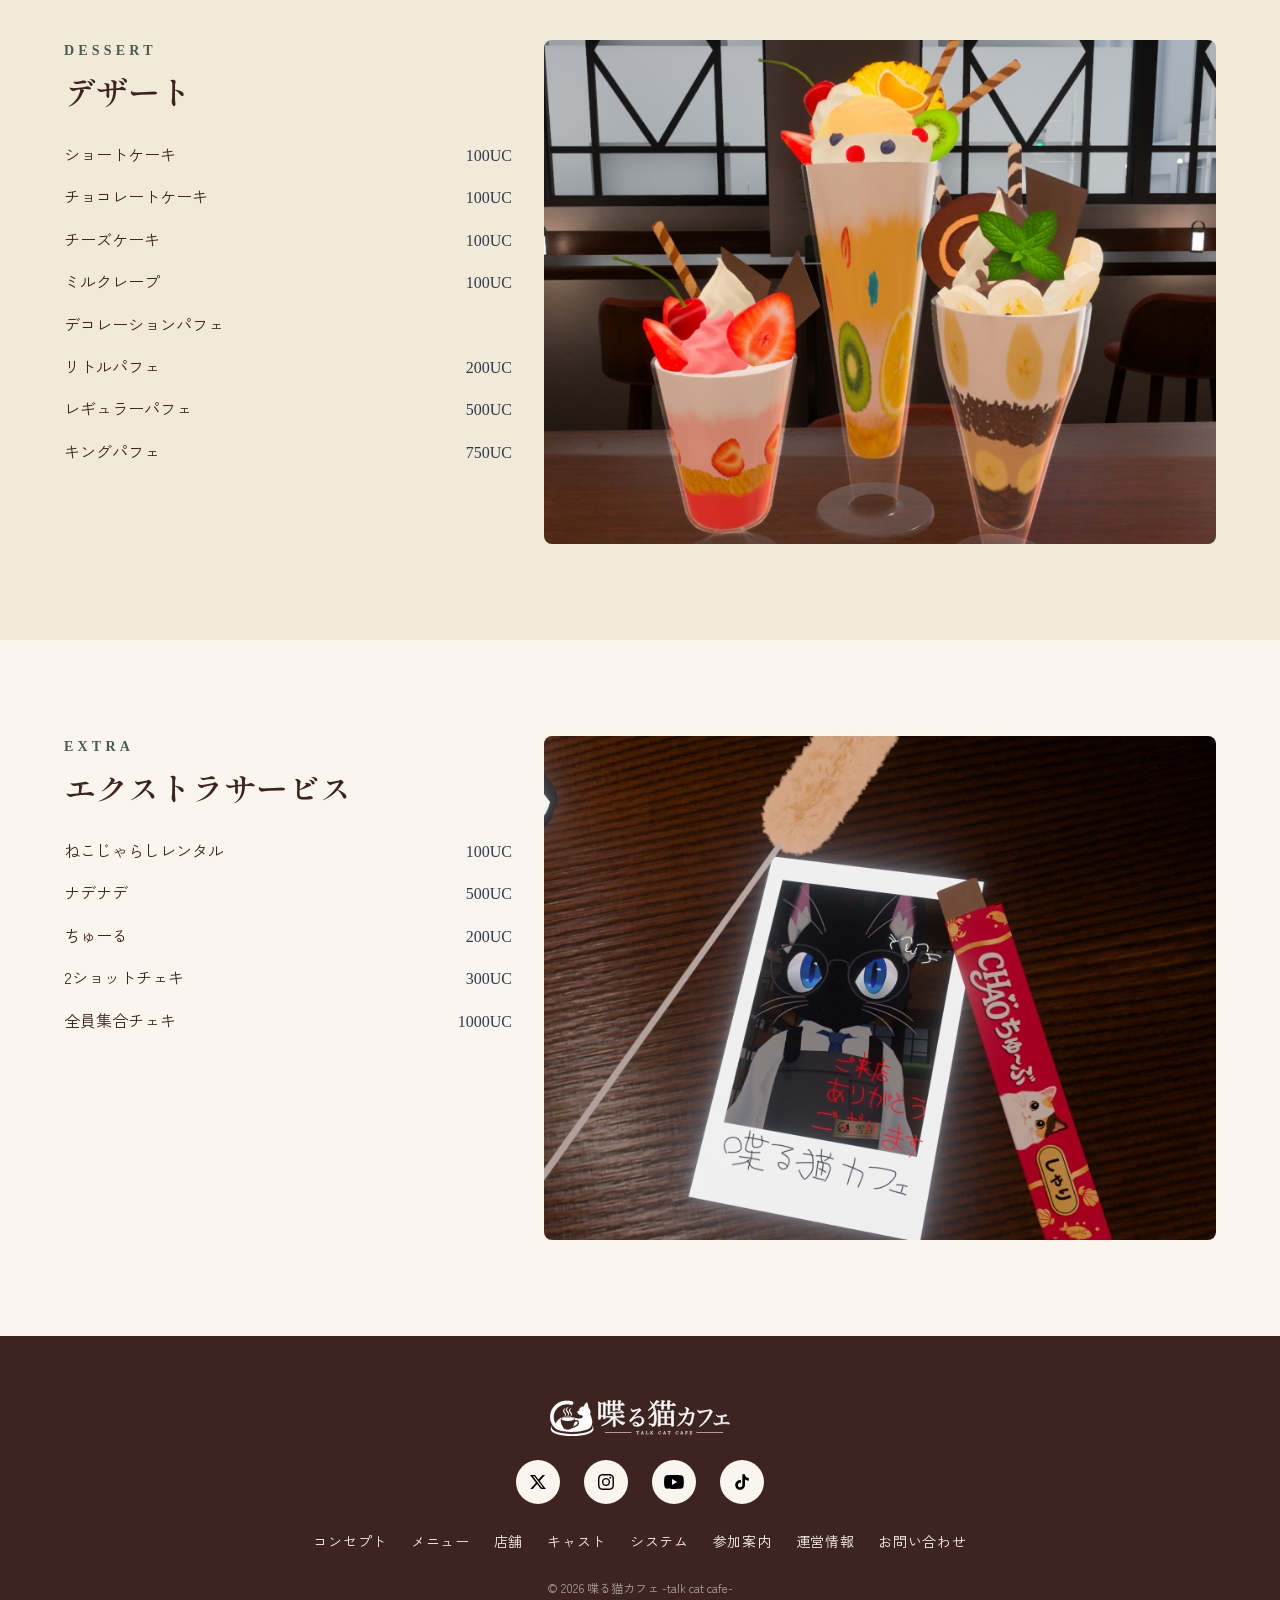
<file: menu.html>
<!DOCTYPE html>
<html lang="ja">
<head>
  <meta charset="UTF-8">
  <meta name="viewport" content="width=device-width, initial-scale=1.0">
  <title>メニュー | 喋る猫カフェ -talk cat cafe- | VRChatロールプレイカフェイベント公式サイト</title>
  <meta name="description" content="喋る猫カフェのメニューをご紹介します。コーヒー・紅茶・ソフトドリンク・アルコール・フード・デザート・エクストラサービスの各メニューを掲載しています。">
  <link rel="icon" href="favicon.ico" sizes="32x32">
  <link rel="icon" href="assets/images/favicon.svg" type="image/svg+xml">
  <!-- Webフォント -->
  <link rel="preconnect" href="https://fonts.googleapis.com">
  <link rel="preconnect" href="https://fonts.gstatic.com" crossorigin>
  <link href="https://fonts.googleapis.com/css2?family=Cormorant:wght@500;600&family=Shippori+Mincho:wght@500;600;800&family=Zen+Kaku+Gothic+New:wght@400;500;700&display=swap" rel="stylesheet">

  <!-- CSS（役割ごとに分割。読み込み順が上書きの優先順位に影響します） -->
  <link rel="stylesheet" href="css/reset.css">
  <link rel="stylesheet" href="css/variables.css">
  <link rel="stylesheet" href="css/layout.css">
  <link rel="stylesheet" href="css/components.css">
   <!-- このページに特有の記述のみを担当する個別CSS -->
   <link rel="stylesheet" href="css/menu.css">
   <link rel="stylesheet" href="css/responsive.css">
</head>
<body>

  <!-- ============================================
       ヘッダー（トップページと共通・変更なし）
  ============================================ -->
  <header class="site-header is-transparent">
    <div class="site-header__inner">
      <a href="./" class="site-header__logo">
        <!-- 通常時のロゴと、ヒーロー上（透明状態）用の白ロゴ。
             表示の切り替えはCSS（.is-transparent）で行う。
             非表示側はdisplay:noneで読み上げ対象から外れるため、
             両方に同じaltを付与して名称を常に担保する。 -->
        <img class="site-header__logo-img site-header__logo-img--default" src="assets/images/logo.svg" alt="喋る猫カフェ -talk cat cafe-" width="180" height="59">
        <img class="site-header__logo-img site-header__logo-img--inverse" src="assets/images/logo-white.svg" alt="喋る猫カフェ -talk cat cafe-" width="180" height="59">
      </a>

      <nav class="site-nav" aria-label="グローバルナビゲーション">
        <button type="button" class="site-nav__toggle" aria-expanded="false" aria-controls="site-nav-list">
          <span class="sr-only">メニューを開閉する</span>
          <span class="site-nav__toggle-bar" aria-hidden="true"></span>
        </button>
        <ul class="site-nav__list" id="site-nav-list">
          <li><a href="concept">コンセプト</a></li>
          <li><a href="menu">メニュー</a></li>
          <li><a href="store">店舗</a></li>
          <li><a href="cast">キャスト</a></li>
          <li><a href="system">システム</a></li>
          <li><a href="guide">参加案内</a></li>
          <li><a href="about">運営情報</a></li>
          <li><a href="contact">お問い合わせ</a></li>
        </ul>
      </nav>

      <!-- 次回開催日は main.js 先頭の NEXT_EVENT_DATE から自動で書き込む（全ページ共通）。
           ここに書いた文言は、JavaScriptが無効な環境でのみ表示される予備の表示。 -->
      <p class="site-header__badge" data-next-event>次回開催：お知らせをご確認ください</p>
    </div>
  </header>

  <main id="main">

    <!-- ============================================
         ページヒーロー（コンセプトページと同じ.hero--subを流用）
    ============================================ -->
    <section class="hero hero--sub" aria-label="メニューページ ヘッダービジュアル">
      <div class="hero__media">
        <img class="hero__image" src="assets/images/hero/hero-menu.jpg" alt="">
      </div>

      <div class="hero__overlay" aria-hidden="true"></div>

      <div class="hero__content">
        <p class="hero__eyebrow">Menu</p>
        <h1 class="hero__title">メニュー</h1>
      </div>
    </section>

    <!-- ============================================
         コーヒー
    ============================================ -->
    <section class="menu-category reveal" id="coffee" aria-labelledby="coffee-title">
      <div class="menu-category__inner">
       <div class="menu-category__text">
         <h2 id="coffee-title" class="menu-category__title">
           <span class="menu-category__title-en">Coffee</span>
           コーヒー
         </h2>
         <ul class="menu-list">
          <li class="menu-list__item">
             <p class="menu-list__name">ホット</p>
           </li>
           <li class="menu-list__item">
             <p class="menu-list__name">アメリカーノ</p>
             <p class="menu-list__price">50UC</p>
           </li>
           <li class="menu-list__item">
             <p class="menu-list__name">カフェラテ</p>
             <p class="menu-list__price">50UC</p>
           </li>
           <li class="menu-list__item">
             <p class="menu-list__name">マキアート</p>
             <p class="menu-list__price">50UC</p>
           </li>
           <li class="menu-list__item">
             <p class="menu-list__name">カプチーノ</p>
             <p class="menu-list__price">50UC</p>
           </li>
           <li class="menu-list__item">
             <p class="menu-list__name">カフェモカ</p>
             <p class="menu-list__price">50UC</p>
           </li>
           <li class="menu-list__item">
             <p class="menu-list__name">エスプレッソコンパンナ</p>
             <p class="menu-list__price">50UC</p>
           </li>
         </ul>
       </div>
     <!-- 写真は1枚固定。配置・大きさ（4:3）はカルーセルと同じ部品を流用する
          （data-carouselと矢印を外しているため、切り替えの処理は動かない）。 -->
     <div class="menu-category__carousel">
       <ul class="menu-category__carousel-track">
         <li class="menu-category__carousel-slide"><img src="assets/images/menu/coffee.jpg" alt="" loading="lazy"></li>
       </ul>
     </div>
       </div>
    </section>

    <!-- ============================================
         紅茶
    ============================================ -->
    <section class="menu-category reveal" id="tea" aria-labelledby="tea-title">
      <div class="menu-category__inner">
       <div class="menu-category__text">
         <h2 id="tea-title" class="menu-category__title">
           <span class="menu-category__title-en">Tea</span>
           紅茶
         </h2>
         <ul class="menu-list">
           <li class="menu-list__item">
             <p class="menu-list__name">ホット・アイス・アイスソーダ
             </p>
           </li>
           <li class="menu-list__item">
             <p class="menu-list__name">アールグレイ</p>
             <p class="menu-list__price">50UC</p>
           </li>
           <li class="menu-list__item">
             <p class="menu-list__name">ダージリン</p>
             <p class="menu-list__price">50UC</p>
           </li>
           <li class="menu-list__item">
             <p class="menu-list__name">アッサム</p>
             <p class="menu-list__price">50UC</p>
           </li>
         </ul>
       </div>
     <!-- 写真は1枚固定。配置・大きさ（4:3）はカルーセルと同じ部品を流用する
          （data-carouselと矢印を外しているため、切り替えの処理は動かない）。 -->
     <div class="menu-category__carousel">
       <ul class="menu-category__carousel-track">
         <li class="menu-category__carousel-slide"><img src="assets/images/menu/tea.jpg" alt="" loading="lazy"></li>
       </ul>
     </div>
       </div>
    </section>

    <!-- ============================================
         ソフトドリンク・
    ============================================ -->
    <section class="menu-category reveal" id="soft-drink" aria-labelledby="soft-drink-title">
      <div class="menu-category__inner">
       <div class="menu-category__text">
         <h2 id="soft-drink-title" class="menu-category__title">
           <span class="menu-category__title-en">Soft Drink & alcohol</span>
           ソフトドリンク・アルコール
         </h2>
         <ul class="menu-list">
          <li class="menu-list__item">
             <p class="menu-list__name">メロンソーダ</p>
             <p class="menu-list__price">100UC</p>
           </li>
           <li class="menu-list__item">
             <p class="menu-list__name">コーラフロート</p>
             <p class="menu-list__price">100UC</p>
           </li>
           <li class="menu-list__item">
             <p class="menu-list__name">オレンジジュース</p>
             <p class="menu-list__price">100UC</p>
           </li>
           <li class="menu-list__item">
             <p class="menu-list__name">いちごミルク</p>
             <p class="menu-list__price">100UC</p>
           </li>
           <li class="menu-list__item">
             <p class="menu-list__name">ワイン</p>
             <p class="menu-list__price">150UC</p>
           </li>
           <li class="menu-list__item">
             <p class="menu-list__name">ウィスキー</p>
             <p class="menu-list__price">150UC</p>
           </li>
         </ul>
       </div>
     <!-- 写真は1枚固定。配置・大きさ（4:3）はカルーセルと同じ部品を流用する
          （data-carouselと矢印を外しているため、切り替えの処理は動かない）。 -->
     <div class="menu-category__carousel">
       <ul class="menu-category__carousel-track">
         <li class="menu-category__carousel-slide"><img src="assets/images/menu/soft-drink.jpg" alt="" loading="lazy"></li>
       </ul>
     </div>
       </div>
    </section>

    <!-- ============================================
         フード
    ============================================ -->
    <section class="menu-category reveal" id="food" aria-labelledby="food-title">
      <div class="menu-category__inner">
       <div class="menu-category__text">
         <h2 id="food-title" class="menu-category__title">
           <span class="menu-category__title-en">Food</span>
           フード
         </h2>
         <ul class="menu-list">
           <li class="menu-list__item">
             <p class="menu-list__name">ベーコン&ソーセージ</p>
             <p class="menu-list__price">100UC</p>
           </li>
           <li class="menu-list__item">
             <p class="menu-list__name">スキレット&サンド</p>
             <p class="menu-list__price">100UC</p>
           </li>
           <li class="menu-list__item">
             <p class="menu-list__name">目玉焼きプレート</p>
             <p class="menu-list__price">100UC</p>
           </li>
           <li class="menu-list__item">
             <p class="menu-list__name">卵焼きプレート</p>
             <p class="menu-list__price">100UC</p>
           </li>
           <li class="menu-list__item">
             <p class="menu-list__name">落書きオムライス</p>
             <p class="menu-list__price">250UC</p>
           </li>
         </ul>
       </div>
     <!-- 写真は1枚固定。配置・大きさ（4:3）はカルーセルと同じ部品を流用する
          （data-carouselと矢印を外しているため、切り替えの処理は動かない）。 -->
     <div class="menu-category__carousel">
       <ul class="menu-category__carousel-track">
         <li class="menu-category__carousel-slide"><img src="assets/images/menu/food.jpg" alt="" loading="lazy"></li>
       </ul>
     </div>
      </div>
    </section>

    <!-- ============================================
         デザート
    ============================================ -->
    <section class="menu-category reveal" id="dessert" aria-labelledby="dessert-title">
      <div class="menu-category__inner">
       <div class="menu-category__text">
         <h2 id="dessert-title" class="menu-category__title">
           <span class="menu-category__title-en">Dessert</span>
           デザート
         </h2>
         <ul class="menu-list">
           <li class="menu-list__item">
             <p class="menu-list__name">ショートケーキ</p>
             <p class="menu-list__price">100UC</p>
           </li>
           <li class="menu-list__item">
             <p class="menu-list__name">チョコレートケーキ</p>
             <p class="menu-list__price">100UC</p>
           </li>
           <li class="menu-list__item">
             <p class="menu-list__name">チーズケーキ</p>
             <p class="menu-list__price">100UC</p>
           </li>
           <li class="menu-list__item">
             <p class="menu-list__name">ミルクレープ</p>
             <p class="menu-list__price">100UC</p>
           </li>
           <li class="menu-list__item">
             <p class="menu-list__name">デコレーションパフェ</p>
           </li>
           <li class="menu-list__item">
             <p class="menu-list__name">リトルパフェ</p>
             <p class="menu-list__price">200UC</p>
           </li>
           <li class="menu-list__item">
             <p class="menu-list__name">レギュラーパフェ</p>
             <p class="menu-list__price">500UC</p>
           </li>
           <li class="menu-list__item">
             <p class="menu-list__name">キングパフェ</p>
             <p class="menu-list__price">750UC</p>
           </li>
         </ul>
       </div>
     <!-- 写真は1枚固定。配置・大きさ（4:3）はカルーセルと同じ部品を流用する
          （data-carouselと矢印を外しているため、切り替えの処理は動かない）。 -->
     <div class="menu-category__carousel">
       <ul class="menu-category__carousel-track">
         <li class="menu-category__carousel-slide"><img src="assets/images/menu/dessert.jpg" alt="" loading="lazy"></li>
       </ul>
     </div>
      </div>
    </section>

    <!-- ============================================
         スペシャル
    ============================================ -->
    <section class="menu-category reveal" id="special" aria-labelledby="special-title">
      <div class="menu-category__inner">
       <div class="menu-category__text">
         <h2 id="special-title" class="menu-category__title">
           <span class="menu-category__title-en">EXTRA</span>
           エクストラサービス
         </h2>
         <ul class="menu-list">
           <li class="menu-list__item">
             <p class="menu-list__name">ねこじゃらしレンタル</p>
             <p class="menu-list__price">100UC</p>
           </li>
          <li class="menu-list__item">
             <p class="menu-list__name">ナデナデ</p>
             <p class="menu-list__price">500UC</p>
           </li>
           <li class="menu-list__item">
             <p class="menu-list__name">ちゅーる</p>
             <p class="menu-list__price">200UC</p>
           </li>
           <li class="menu-list__item">
             <p class="menu-list__name">2ショットチェキ</p>
             <p class="menu-list__price">300UC</p>
           </li>
            <li class="menu-list__item">
             <p class="menu-list__name">全員集合チェキ</p>
             <p class="menu-list__price">1000UC</p>
           </li>


         </ul>
       </div>
     <!-- 写真は1枚固定。配置・大きさ（4:3）はカルーセルと同じ部品を流用する
          （data-carouselと矢印を外しているため、切り替えの処理は動かない）。 -->
     <div class="menu-category__carousel">
       <ul class="menu-category__carousel-track">
         <li class="menu-category__carousel-slide"><img src="assets/images/menu/special.jpg" alt="" loading="lazy"></li>
       </ul>
     </div>
      </div>
    </section>

  </main>

  <!-- ============================================
       フッター（トップページと共通・変更なし）
  ============================================ -->
  <footer class="site-footer" id="contact">
    <div class="site-footer__inner">
      <img src="assets/images/logo-white.svg" alt="喋る猫カフェ -talk cat cafe-" class="site-footer__logo" width="180" height="59">

      <ul class="site-footer__sns">
        <li>
          <a href="https://x.com/talkcatcafe_VR" class="social-icon" aria-label="Twitter（新X）" target="_blank" rel="noopener noreferrer">
            <img src="assets/images/X_logo_2023.svg" alt="" width="16" height="16">
          </a>
        </li>
        <li>
          <a href="https://www.instagram.com/talkcatcafe/" class="social-icon" aria-label="Instagram" target="_blank" rel="noopener noreferrer">
            <img src="assets/images/Instagram_Glyph_Black.svg" alt="" width="16" height="16">
          </a>
        </li>
        <li>
          <a href="https://www.youtube.com/@talkcatcafe" class="social-icon" aria-label="YouTube" target="_blank" rel="noopener noreferrer">
            <img src="assets/images/youtube-123.svg" alt="" width="20" height="20">
          </a>
        </li>
        <li>
          <a href="https://www.tiktok.com/@talkcatcafe" class="social-icon" aria-label="TikTok" target="_blank" rel="noopener noreferrer">
            <img src="assets/images/tik-tok.svg" alt="" width="20" height="20">
          </a>
        </li>
      </ul>

      <nav class="site-footer__nav" aria-label="フッターナビゲーション">
        <ul class="site-footer__nav-list">
          <li><a href="concept">コンセプト</a></li>
          <li><a href="menu">メニュー</a></li>
          <li><a href="store">店舗</a></li>
          <li><a href="cast">キャスト</a></li>
          <li><a href="system">システム</a></li>
          <li><a href="guide">参加案内</a></li>
          <li><a href="about">運営情報</a></li>
          <li><a href="contact">お問い合わせ</a></li>
        </ul>
      </nav>

      <p class="site-footer__copyright">&copy; 2026 喋る猫カフェ -talk cat cafe-</p>
    </div>
  </footer>

  <div class="paw-trail" aria-hidden="true"></div>

  <script src="js/main.js" defer></script>
</body>
</html>
</file>
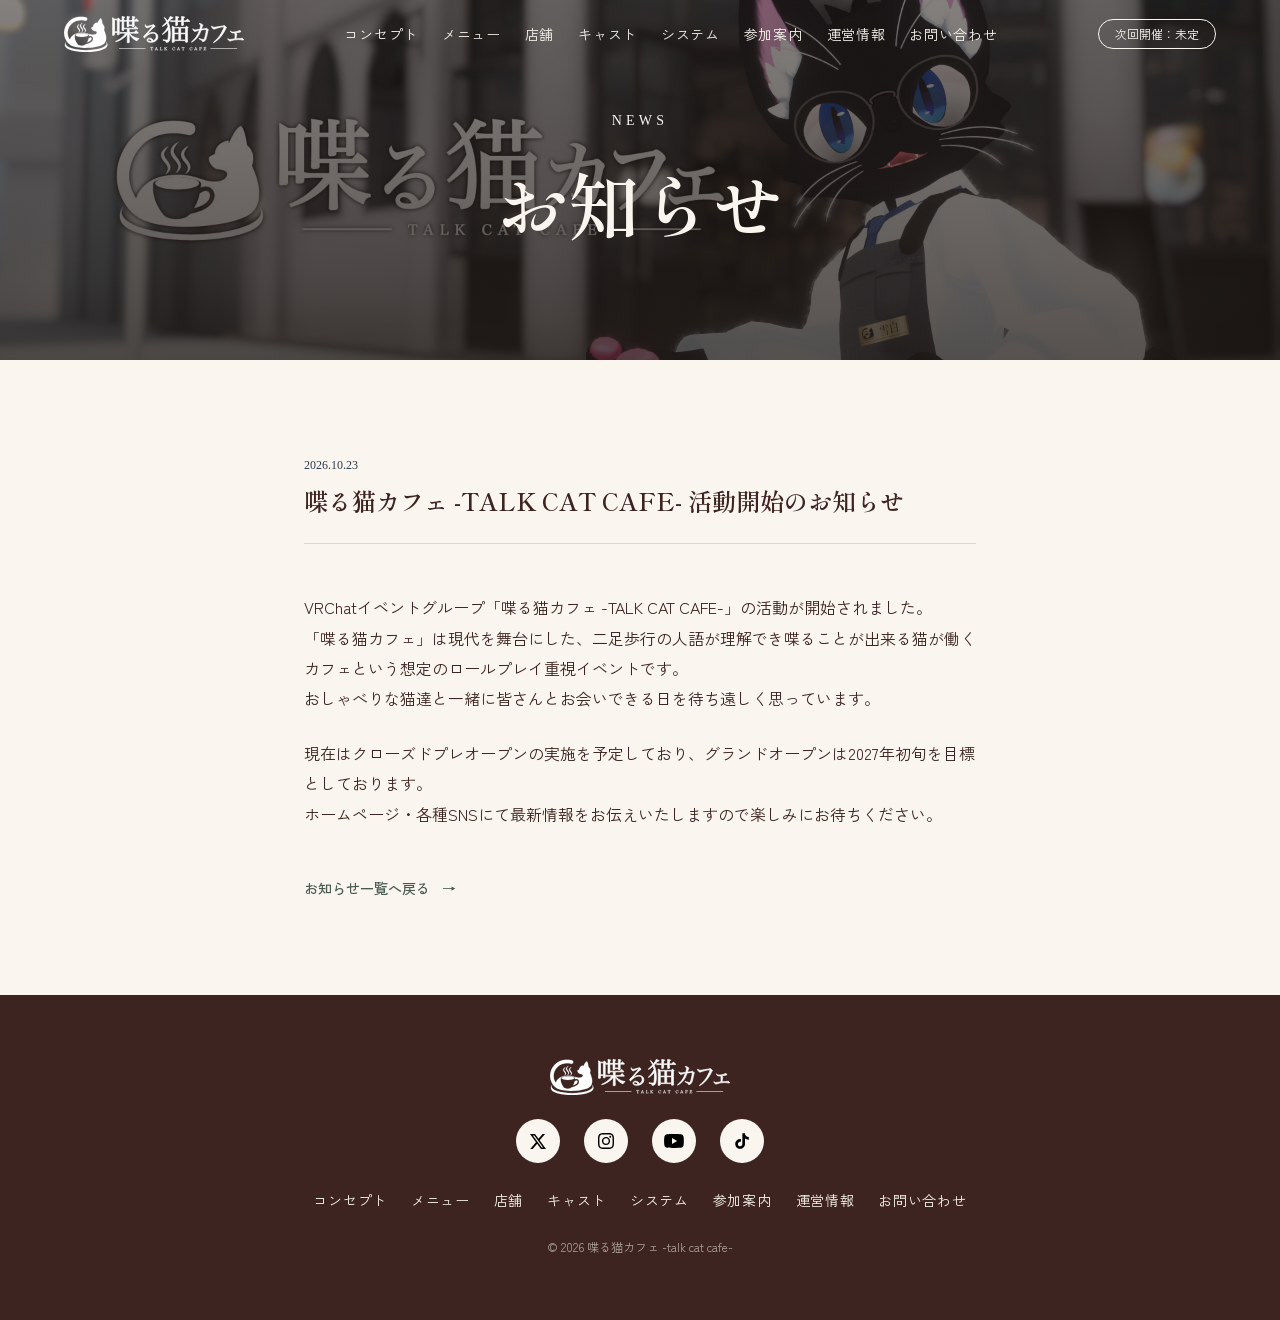
<file: news-000.html>
<!DOCTYPE html>
<html lang="ja">
<head>
  <meta charset="UTF-8">
  <meta name="viewport" content="width=device-width, initial-scale=1.0">
  <title>喋る猫カフェ -TALK CAT CAFE- 活動開始のお知らせ | お知らせ | 喋る猫カフェ -talk cat cafe- | VRChatロールプレイカフェイベント公式サイト</title>
  <meta name="description" content="VRChatイベントグループ「喋る猫カフェ -TALK CAT CAFE-」の活動開始のお知らせです。">
  <link rel="icon" href="favicon.ico" sizes="32x32">
  <link rel="icon" href="assets/images/favicon.svg" type="image/svg+xml">
  <!-- Webフォント -->
  <link rel="preconnect" href="https://fonts.googleapis.com">
  <link rel="preconnect" href="https://fonts.gstatic.com" crossorigin>
  <link href="https://fonts.googleapis.com/css2?family=Cormorant:wght@500;600&family=Shippori+Mincho:wght@500;600;800&family=Zen+Kaku+Gothic+New:wght@400;500;700&display=swap" rel="stylesheet">

  <!-- CSS（役割ごとに分割。読み込み順が上書きの優先順位に影響します） -->
  <link rel="stylesheet" href="css/reset.css">
  <link rel="stylesheet" href="css/variables.css">
  <link rel="stylesheet" href="css/layout.css">
  <link rel="stylesheet" href="css/components.css">
  <!-- お知らせ関連ページ（一覧・記事）に特有の記述のみを担当する個別CSS -->
  <link rel="stylesheet" href="css/news.css">
  <link rel="stylesheet" href="css/responsive.css">
</head>
<body>
  <!-- ============================================
       ヘッダー（他ページと共通）
  ============================================ -->
  <header class="site-header is-transparent">
    <div class="site-header__inner">
      <a href="./" class="site-header__logo">
        <!-- 通常時のロゴと、ヒーロー上（透明状態）用の白ロゴ。
             表示の切り替えはCSS（.is-transparent）で行う。
             非表示側はdisplay:noneで読み上げ対象から外れるため、
             両方に同じaltを付与して名称を常に担保する。 -->
        <img class="site-header__logo-img site-header__logo-img--default" src="assets/images/logo.svg" alt="喋る猫カフェ -talk cat cafe-" width="180" height="59">
        <img class="site-header__logo-img site-header__logo-img--inverse" src="assets/images/logo-white.svg" alt="喋る猫カフェ -talk cat cafe-" width="180" height="59">
      </a>

      <nav class="site-nav" aria-label="グローバルナビゲーション">
        <button type="button" class="site-nav__toggle" aria-expanded="false" aria-controls="site-nav-list">
          <span class="sr-only">メニューを開閉する</span>
          <span class="site-nav__toggle-bar" aria-hidden="true"></span>
        </button>
        <ul class="site-nav__list" id="site-nav-list">
          <li><a href="concept">コンセプト</a></li>
          <li><a href="menu">メニュー</a></li>
          <li><a href="store">店舗</a></li>
          <li><a href="cast">キャスト</a></li>
          <li><a href="system">システム</a></li>
          <li><a href="guide">参加案内</a></li>
          <li><a href="about">運営情報</a></li>
          <li><a href="contact">お問い合わせ</a></li>
        </ul>
      </nav>

      <!-- 次回開催日は main.js 先頭の NEXT_EVENT_DATE から自動で書き込む（全ページ共通）。
           ここに書いた文言は、JavaScriptが無効な環境でのみ表示される予備の表示。 -->
      <p class="site-header__badge" data-next-event>次回開催：お知らせをご確認ください</p>
    </div>
  </header>

  <main id="main">

    <!-- ============================================
         ページヒーロー（他の下層ページと同じ.hero--subを流用）
         ヒーロー画像は記事ごとに差し替える（例：assets/images/news/news-001.jpg）。
         同じ画像を、お知らせ一覧（news.html）のカードのサムネイルにも使う。
    ============================================ -->
    <section class="hero hero--sub" aria-label="お知らせ記事ページ ヘッダービジュアル">
      <div class="hero__media">
        <img class="hero__image" src="assets/images/news/news-000.jpg" alt="">
      </div>

      <div class="hero__overlay" aria-hidden="true"></div>

      <div class="hero__content">
        <p class="hero__eyebrow">News</p>
        <h1 class="hero__title">お知らせ</h1>
      </div>
    </section>

    <!-- ============================================
         記事本文（汎用ひな形）
         新しい記事を作る場合は、このファイルを複製して
         news-001.html のような連番のファイル名で保存し、以下を書き換える。
         ・<title> と <meta name="description">
         ・ヒーロー画像（.hero__image の src）
         ・日付（<time>のdatetimeと表示の両方）
         ・記事タイトル（.news-article__title）
         ・本文（.news-article__body の中身）
         本文で使える要素：段落<p>／小見出し<h3>／画像<img>／箇条書き<ul>／リンク<a>
         本文の画像は assets/images/news/news-001-01.jpg のように「記事番号-連番」で命名する。
         ヒーロー画像の初期値は共通の assets/images/hero/hero-news.jpg。
         あわせて news.html（カード1枚）と index.html のお知らせ欄（1行）に追加する。
    ============================================ -->
    <article class="news-article reveal">
      <div class="news-article__inner">
        <header class="news-article__header">
          <time class="news__date" datetime="2026-10-23">2026.10.23</time>
          <h2 class="news-article__title">喋る猫カフェ -TALK CAT CAFE- 活動開始のお知らせ</h2>
        </header>

        <div class="news-article__body">
          <p>VRChatイベントグループ「喋る猫カフェ -TALK CAT CAFE-」の活動が開始されました。<br>
            「喋る猫カフェ」は現代を舞台にした、二足歩行の人語が理解でき喋ることが出来る猫が働くカフェという想定のロールプレイ重視イベントです。<br>
            おしゃべりな猫達と一緒に皆さんとお会いできる日を待ち遠しく思っています。
          </p>
          <p>
            現在はクローズドプレオープンの実施を予定しており、グランドオープンは2027年初旬を目標としております。<br>
            ホームページ・各種SNSにて最新情報をお伝えいたしますので楽しみにお待ちください。
          </p>

        </div>

        <a href="news" class="link-more">お知らせ一覧へ戻る</a>
      </div>
    </article>

  </main>

  <!-- ============================================
       フッター（他ページと共通）
  ============================================ -->
  <footer class="site-footer" id="contact">
    <div class="site-footer__inner">
      <img src="assets/images/logo-white.svg" alt="喋る猫カフェ -talk cat cafe-" class="site-footer__logo" width="180" height="59">

      <ul class="site-footer__sns">
        <li>
          <a href="https://x.com/talkcatcafe_VR" class="social-icon" aria-label="Twitter（新X）" target="_blank" rel="noopener noreferrer">
            <img src="assets/images/X_logo_2023.svg" alt="" width="16" height="16">
          </a>
        </li>
        <li>
          <a href="https://www.instagram.com/talkcatcafe/" class="social-icon" aria-label="Instagram" target="_blank" rel="noopener noreferrer">
            <img src="assets/images/Instagram_Glyph_Black.svg" alt="" width="16" height="16">
          </a>
        </li>
        <li>
          <a href="https://www.youtube.com/@talkcatcafe" class="social-icon" aria-label="YouTube" target="_blank" rel="noopener noreferrer">
            <img src="assets/images/youtube-123.svg" alt="" width="20" height="20">
          </a>
        </li>
        <li>
          <a href="https://www.tiktok.com/@talkcatcafe" class="social-icon" aria-label="TikTok" target="_blank" rel="noopener noreferrer">
            <img src="assets/images/tik-tok.svg" alt="" width="20" height="20">
          </a>
        </li>
      </ul>

      <nav class="site-footer__nav" aria-label="フッターナビゲーション">
        <ul class="site-footer__nav-list">
          <li><a href="concept">コンセプト</a></li>
          <li><a href="menu">メニュー</a></li>
          <li><a href="store">店舗</a></li>
          <li><a href="cast">キャスト</a></li>
          <li><a href="system">システム</a></li>
          <li><a href="guide">参加案内</a></li>
          <li><a href="about">運営情報</a></li>
          <li><a href="contact">お問い合わせ</a></li>
        </ul>
      </nav>

      <p class="site-footer__copyright">&copy; 2026 喋る猫カフェ -talk cat cafe-</p>
    </div>
  </footer>

  <div class="paw-trail" aria-hidden="true"></div>

  <script src="js/main.js" defer></script>
</body>
</html>
</file>
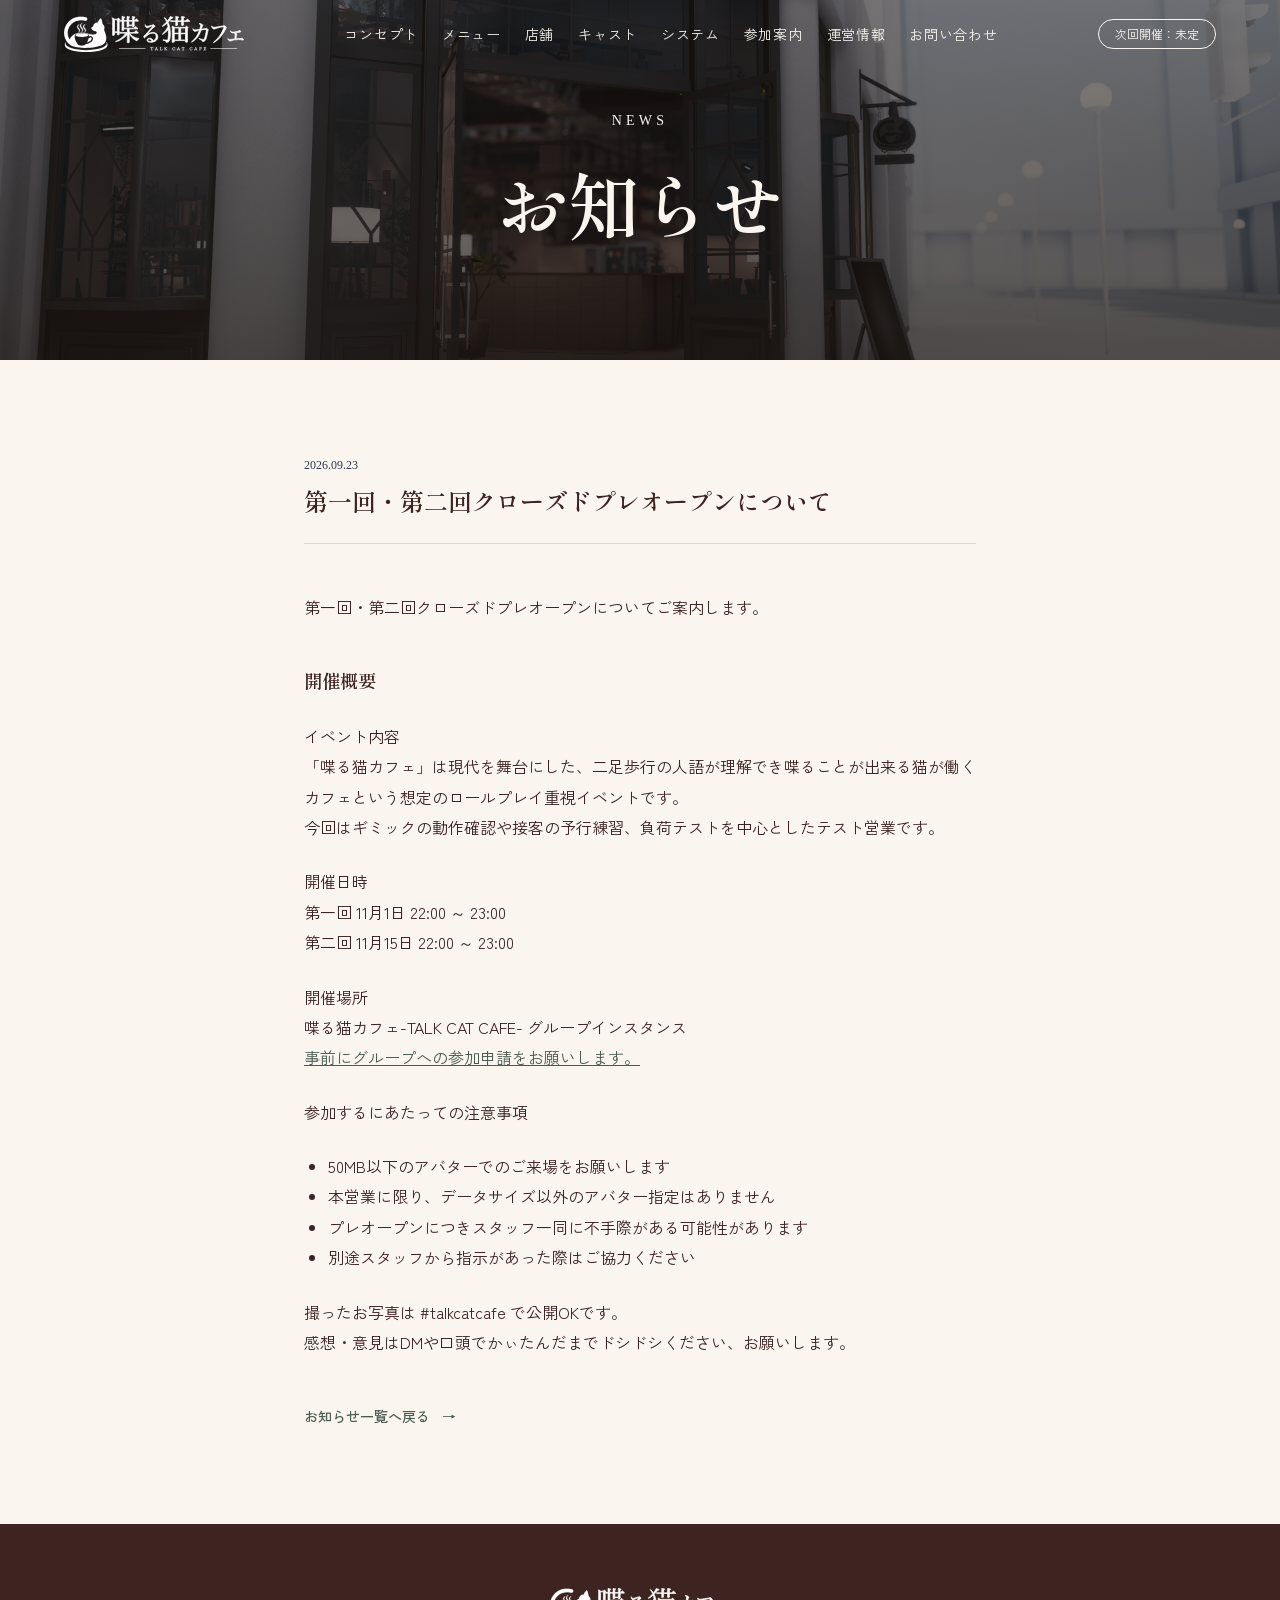
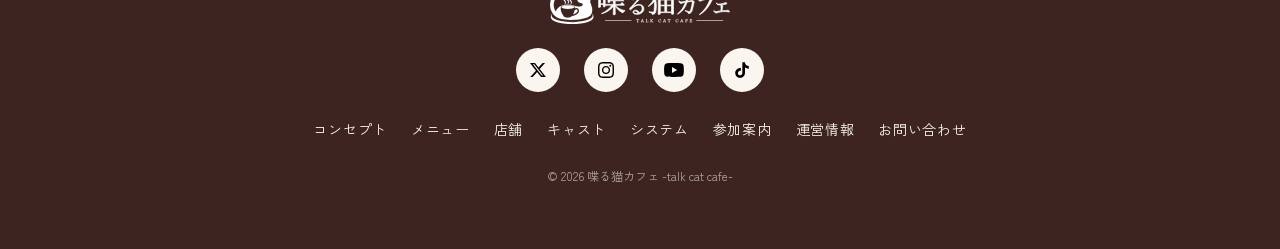
<file: news-001.html>
<!DOCTYPE html>
<html lang="ja">
<head>
  <meta charset="UTF-8">
  <meta name="viewport" content="width=device-width, initial-scale=1.0">
  <title>クローズドプレオープンについて | お知らせ | 喋る猫カフェ -talk cat cafe- | VRChatロールプレイカフェイベント公式サイト</title>
  <meta name="description" content="クローズドプレオープンについて">
  <link rel="icon" href="favicon.ico" sizes="32x32">
  <link rel="icon" href="assets/images/favicon.svg" type="image/svg+xml">
  <!-- Webフォント -->
  <link rel="preconnect" href="https://fonts.googleapis.com">
  <link rel="preconnect" href="https://fonts.gstatic.com" crossorigin>
  <link href="https://fonts.googleapis.com/css2?family=Cormorant:wght@500;600&family=Shippori+Mincho:wght@500;600;800&family=Zen+Kaku+Gothic+New:wght@400;500;700&display=swap" rel="stylesheet">

  <!-- CSS（役割ごとに分割。読み込み順が上書きの優先順位に影響します） -->
  <link rel="stylesheet" href="css/reset.css">
  <link rel="stylesheet" href="css/variables.css">
  <link rel="stylesheet" href="css/layout.css">
  <link rel="stylesheet" href="css/components.css">
  <!-- お知らせ関連ページ（一覧・記事）に特有の記述のみを担当する個別CSS -->
  <link rel="stylesheet" href="css/news.css">
  <link rel="stylesheet" href="css/responsive.css">
</head>
<body>
  <!-- ============================================
       ヘッダー（他ページと共通）
  ============================================ -->
  <header class="site-header is-transparent">
    <div class="site-header__inner">
      <a href="./" class="site-header__logo">
        <!-- 通常時のロゴと、ヒーロー上（透明状態）用の白ロゴ。
             表示の切り替えはCSS（.is-transparent）で行う。
             非表示側はdisplay:noneで読み上げ対象から外れるため、
             両方に同じaltを付与して名称を常に担保する。 -->
        <img class="site-header__logo-img site-header__logo-img--default" src="assets/images/logo.svg" alt="喋る猫カフェ -talk cat cafe-" width="180" height="59">
        <img class="site-header__logo-img site-header__logo-img--inverse" src="assets/images/logo-white.svg" alt="喋る猫カフェ -talk cat cafe-" width="180" height="59">
      </a>

      <nav class="site-nav" aria-label="グローバルナビゲーション">
        <button type="button" class="site-nav__toggle" aria-expanded="false" aria-controls="site-nav-list">
          <span class="sr-only">メニューを開閉する</span>
          <span class="site-nav__toggle-bar" aria-hidden="true"></span>
        </button>
        <ul class="site-nav__list" id="site-nav-list">
          <li><a href="concept">コンセプト</a></li>
          <li><a href="menu">メニュー</a></li>
          <li><a href="store">店舗</a></li>
          <li><a href="cast">キャスト</a></li>
          <li><a href="system">システム</a></li>
          <li><a href="guide">参加案内</a></li>
          <li><a href="about">運営情報</a></li>
          <li><a href="contact">お問い合わせ</a></li>
        </ul>
      </nav>

      <!-- 次回開催日は main.js 先頭の NEXT_EVENT_DATE から自動で書き込む（全ページ共通）。
           ここに書いた文言は、JavaScriptが無効な環境でのみ表示される予備の表示。 -->
      <p class="site-header__badge" data-next-event>次回開催：お知らせをご確認ください</p>
    </div>
  </header>

  <main id="main">

    <!-- ============================================
         ページヒーロー（他の下層ページと同じ.hero--subを流用）
         ヒーロー画像は記事ごとに差し替える（例：assets/images/news/news-001.jpg）。
         同じ画像を、お知らせ一覧（news.html）のカードのサムネイルにも使う。
    ============================================ -->
    <section class="hero hero--sub" aria-label="お知らせ記事ページ ヘッダービジュアル">
      <div class="hero__media">
        <img class="hero__image" src="assets/images/hero/hero-news.jpg" alt="">
      </div>

      <div class="hero__overlay" aria-hidden="true"></div>

      <div class="hero__content">
        <p class="hero__eyebrow">News</p>
        <h1 class="hero__title">お知らせ</h1>
      </div>
    </section>

    <!-- ============================================
         記事本文（汎用ひな形）
         新しい記事を作る場合は、このファイルを複製して
         news-001.html のような連番のファイル名で保存し、以下を書き換える。
         ・<title> と <meta name="description">
         ・ヒーロー画像（.hero__image の src）
         ・日付（<time>のdatetimeと表示の両方）
         ・記事タイトル（.news-article__title）
         ・本文（.news-article__body の中身）
         本文で使える要素：段落<p>／小見出し<h3>／画像<img>／箇条書き<ul>／リンク<a>
         本文の画像は assets/images/news/news-001-01.jpg のように「記事番号-連番」で命名する。
         ヒーロー画像の初期値は共通の assets/images/hero/hero-news.jpg。
         あわせて news.html（カード1枚）と index.html のお知らせ欄（1行）に追加する。
    ============================================ -->
    <article class="news-article reveal">
      <div class="news-article__inner">
        <header class="news-article__header">
          <time class="news__date" datetime="2026-09-23">2026.09.23</time>
          <h2 class="news-article__title">第一回・第二回クローズドプレオープンについて</h2>
        </header>

        <div class="news-article__body">
          <p>第一回・第二回クローズドプレオープンについてご案内します。</p>

          <h3>開催概要</h3>
          <p>イベント内容<br>
          「喋る猫カフェ」は現代を舞台にした、二足歩行の人語が理解でき喋ることが出来る猫が働くカフェという想定のロールプレイ重視イベントです。<br>
          今回はギミックの動作確認や接客の予行練習、負荷テストを中心としたテスト営業です。</p>
          <p>開催日時<br>
            第一回 11月1日  22:00 ～ 23:00<br>
             第二回 11月15日 22:00 ～ 23:00
          </p>
          <p>開催場所<br>喋る猫カフェ-TALK CAT CAFE- グループインスタンス<br>
          <a href="https://vrchat.com/home/group/grp_a4f9d367-fc82-49c9-8575-23bfdd8dbadc">事前にグループへの参加申請をお願いします。</a></p>
            <p>参加するにあたっての注意事項</p>
          <ul>
                <li>50MB以下のアバターでのご来場をお願いします</li>
                <li>本営業に限り、データサイズ以外のアバター指定はありません</li>
                <li>プレオープンにつきスタッフ一同に不手際がある可能性があります</li>
                <li>別途スタッフから指示があった際はご協力ください</li>
              </ul>
              <p>撮ったお写真は #talkcatcafe で公開OKです。<br>感想・意見はDMや口頭でかぃたんだまでドシドシください、お願いします。</p>

        </div>

        <a href="news" class="link-more">お知らせ一覧へ戻る</a>
      </div>
    </article>

  </main>

  <!-- ============================================
       フッター（他ページと共通）
  ============================================ -->
  <footer class="site-footer" id="contact">
    <div class="site-footer__inner">
      <img src="assets/images/logo-white.svg" alt="喋る猫カフェ -talk cat cafe-" class="site-footer__logo" width="180" height="59">

      <ul class="site-footer__sns">
        <li>
          <a href="https://x.com/talkcatcafe_VR" class="social-icon" aria-label="Twitter（新X）" target="_blank" rel="noopener noreferrer">
            <img src="assets/images/X_logo_2023.svg" alt="" width="16" height="16">
          </a>
        </li>
        <li>
          <a href="https://www.instagram.com/talkcatcafe/" class="social-icon" aria-label="Instagram" target="_blank" rel="noopener noreferrer">
            <img src="assets/images/Instagram_Glyph_Black.svg" alt="" width="16" height="16">
          </a>
        </li>
        <li>
          <a href="https://www.youtube.com/@talkcatcafe" class="social-icon" aria-label="YouTube" target="_blank" rel="noopener noreferrer">
            <img src="assets/images/youtube-123.svg" alt="" width="20" height="20">
          </a>
        </li>
        <li>
          <a href="https://www.tiktok.com/@talkcatcafe" class="social-icon" aria-label="TikTok" target="_blank" rel="noopener noreferrer">
            <img src="assets/images/tik-tok.svg" alt="" width="20" height="20">
          </a>
        </li>
      </ul>

      <nav class="site-footer__nav" aria-label="フッターナビゲーション">
        <ul class="site-footer__nav-list">
          <li><a href="concept">コンセプト</a></li>
          <li><a href="menu">メニュー</a></li>
          <li><a href="store">店舗</a></li>
          <li><a href="cast">キャスト</a></li>
          <li><a href="system">システム</a></li>
          <li><a href="guide">参加案内</a></li>
          <li><a href="about">運営情報</a></li>
          <li><a href="contact">お問い合わせ</a></li>
        </ul>
      </nav>

      <p class="site-footer__copyright">&copy; 2026 喋る猫カフェ -talk cat cafe-</p>
    </div>
  </footer>

  <div class="paw-trail" aria-hidden="true"></div>

  <script src="js/main.js" defer></script>
</body>
</html>
</file>
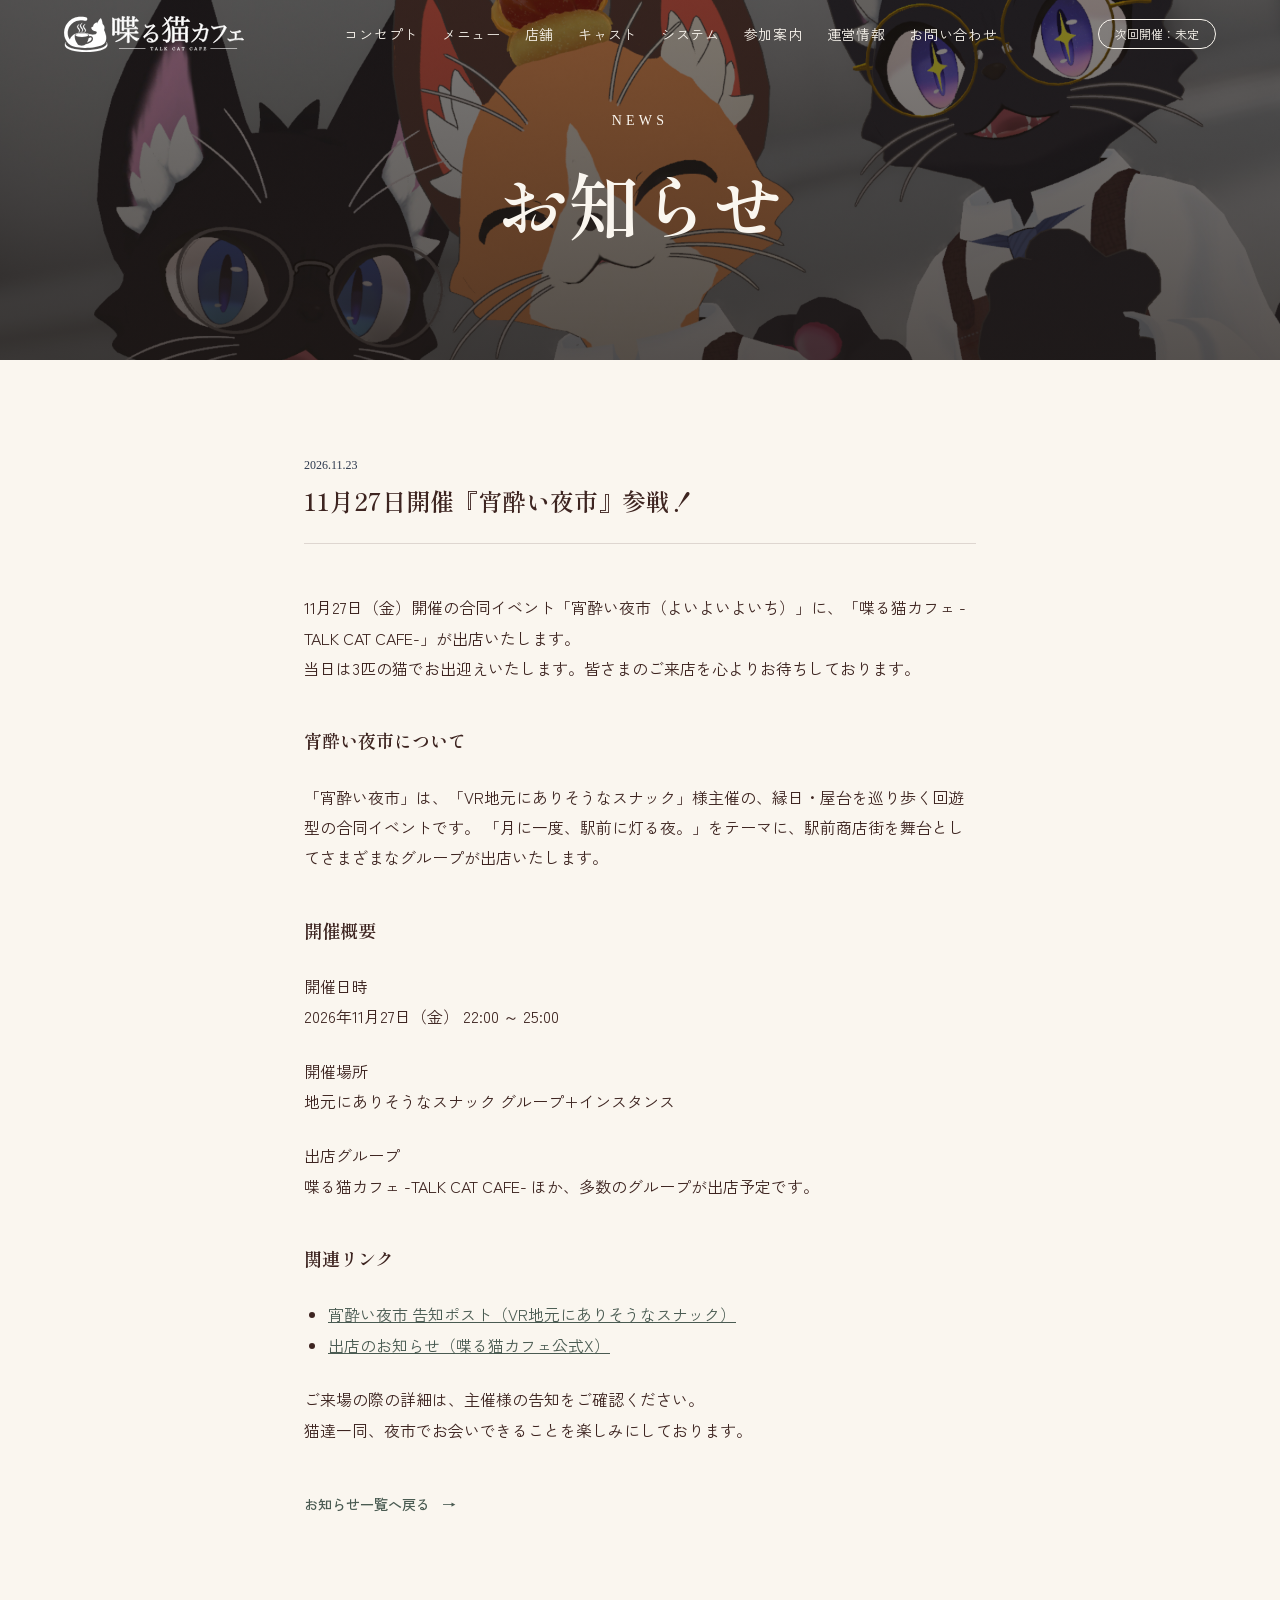
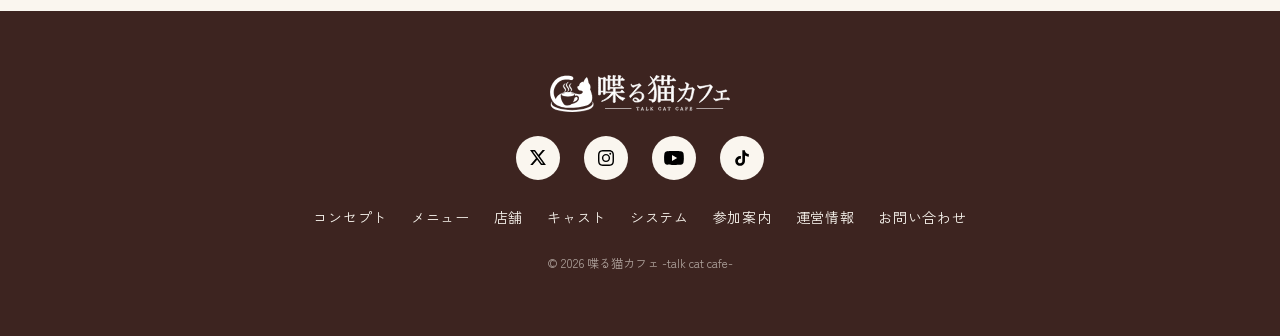
<file: news-002.html>
<!DOCTYPE html>
<html lang="ja">
<head>
  <meta charset="UTF-8">
  <meta name="viewport" content="width=device-width, initial-scale=1.0">
  <title>11月27日開催『宵酔い夜市』参戦！ | お知らせ | 喋る猫カフェ -talk cat cafe- | VRChatロールプレイカフェイベント公式サイト</title>
  <meta name="description" content="11月27日（金）開催のVRChat合同イベント「宵酔い夜市」に、喋る猫カフェ -TALK CAT CAFE- が出店いたします。">
  <!-- SNS共有時のサムネイル表示（OGP／Xカード）
       SNS側が読み取るため、URL・画像パスはすべて https:// から始まる絶対パスで書く。 -->
  <meta property="og:type" content="article">
  <meta property="og:site_name" content="喋る猫カフェ -talk cat cafe-">
  <meta property="og:title" content="11月27日開催『宵酔い夜市』参戦！ | 喋る猫カフェ -talk cat cafe-">
  <meta property="og:description" content="11月27日（金）開催のVRChat合同イベント「宵酔い夜市」に、喋る猫カフェ -TALK CAT CAFE- が出店いたします。">
  <meta property="og:url" content="https://talkcatcafe.com/news-002">
  <meta property="og:image" content="https://talkcatcafe.com/assets/images/news/news-002.jpg">
  <meta property="og:image:width" content="1920">
  <meta property="og:image:height" content="1080">
  <meta property="og:image:alt" content="11月27日開催『宵酔い夜市』参戦！">
  <meta property="og:locale" content="ja_JP">
  <meta name="twitter:card" content="summary_large_image">
  <link rel="icon" href="favicon.ico" sizes="32x32">
  <link rel="icon" href="assets/images/favicon.svg" type="image/svg+xml">
  <!-- Webフォント -->
  <link rel="preconnect" href="https://fonts.googleapis.com">
  <link rel="preconnect" href="https://fonts.gstatic.com" crossorigin>
  <link href="https://fonts.googleapis.com/css2?family=Cormorant:wght@500;600&family=Shippori+Mincho:wght@500;600;800&family=Zen+Kaku+Gothic+New:wght@400;500;700&display=swap" rel="stylesheet">

  <!-- CSS（役割ごとに分割。読み込み順が上書きの優先順位に影響します） -->
  <link rel="stylesheet" href="css/reset.css">
  <link rel="stylesheet" href="css/variables.css">
  <link rel="stylesheet" href="css/layout.css">
  <link rel="stylesheet" href="css/components.css">
  <!-- お知らせ関連ページ（一覧・記事）に特有の記述のみを担当する個別CSS -->
  <link rel="stylesheet" href="css/news.css">
  <link rel="stylesheet" href="css/responsive.css">
</head>
<body>
  <!-- ============================================
       ヘッダー（他ページと共通）
  ============================================ -->
  <header class="site-header is-transparent">
    <div class="site-header__inner">
      <a href="./" class="site-header__logo">
        <!-- 通常時のロゴと、ヒーロー上（透明状態）用の白ロゴ。
             表示の切り替えはCSS（.is-transparent）で行う。
             非表示側はdisplay:noneで読み上げ対象から外れるため、
             両方に同じaltを付与して名称を常に担保する。 -->
        <img class="site-header__logo-img site-header__logo-img--default" src="assets/images/logo.svg" alt="喋る猫カフェ -talk cat cafe-" width="180" height="59">
        <img class="site-header__logo-img site-header__logo-img--inverse" src="assets/images/logo-white.svg" alt="喋る猫カフェ -talk cat cafe-" width="180" height="59">
      </a>

      <nav class="site-nav" aria-label="グローバルナビゲーション">
        <button type="button" class="site-nav__toggle" aria-expanded="false" aria-controls="site-nav-list">
          <span class="sr-only">メニューを開閉する</span>
          <span class="site-nav__toggle-bar" aria-hidden="true"></span>
        </button>
        <ul class="site-nav__list" id="site-nav-list">
          <li><a href="concept">コンセプト</a></li>
          <li><a href="menu">メニュー</a></li>
          <li><a href="store">店舗</a></li>
          <li><a href="cast">キャスト</a></li>
          <li><a href="system">システム</a></li>
          <li><a href="guide">参加案内</a></li>
          <li><a href="about">運営情報</a></li>
          <li><a href="contact">お問い合わせ</a></li>
        </ul>
      </nav>

      <!-- 次回開催日は main.js 先頭の NEXT_EVENT_DATE から自動で書き込む（全ページ共通）。
           ここに書いた文言は、JavaScriptが無効な環境でのみ表示される予備の表示。 -->
      <p class="site-header__badge" data-next-event>次回開催：お知らせをご確認ください</p>
    </div>
  </header>

  <main id="main">

    <!-- ============================================
         ページヒーロー（他の下層ページと同じ.hero--subを流用）
         ヒーロー画像は記事ごとに差し替える（例：assets/images/news/news-001.jpg）。
         同じ画像を、お知らせ一覧（news.html）のカードのサムネイルにも使う。
    ============================================ -->
    <section class="hero hero--sub" aria-label="お知らせ記事ページ ヘッダービジュアル">
      <div class="hero__media">
        <img class="hero__image" src="assets/images/news/news-002.jpg" alt="">
      </div>

      <div class="hero__overlay" aria-hidden="true"></div>

      <div class="hero__content">
        <p class="hero__eyebrow">News</p>
        <h1 class="hero__title">お知らせ</h1>
      </div>
    </section>

    <!-- ============================================
         記事本文（汎用ひな形）
         新しい記事を作る場合は、このファイルを複製して
         news-001.html のような連番のファイル名で保存し、以下を書き換える。
         ・<title> と <meta name="description">
         ・ヒーロー画像（.hero__image の src）
         ・日付（<time>のdatetimeと表示の両方）
         ・記事タイトル（.news-article__title）
         ・本文（.news-article__body の中身）
         本文で使える要素：段落<p>／小見出し<h3>／画像<img>／箇条書き<ul>／リンク<a>
         本文の画像は assets/images/news/news-001-01.jpg のように「記事番号-連番」で命名する。
         ヒーロー画像の初期値は共通の assets/images/hero/hero-news.jpg。
         あわせて news.html（カード1枚）と index.html のお知らせ欄（1行）に追加する。
    ============================================ -->
    <article class="news-article reveal">
      <div class="news-article__inner">
        <header class="news-article__header">
          <time class="news__date" datetime="2026-11-23">2026.11.23</time>
          <h2 class="news-article__title">11月27日開催『宵酔い夜市』参戦！</h2>
        </header>

<div class="news-article__body">
          <p>11月27日（金）開催の合同イベント「宵酔い夜市（よいよいよいち）」に、「喋る猫カフェ -TALK CAT CAFE-」が出店いたします。<br>
            当日は3匹の猫でお出迎えいたします。皆さまのご来店を心よりお待ちしております。</p>

          <h3>宵酔い夜市について</h3>
          <p>「宵酔い夜市」は、「VR地元にありそうなスナック」様主催の、縁日・屋台を巡り歩く回遊型の合同イベントです。
            「月に一度、駅前に灯る夜。」をテーマに、駅前商店街を舞台としてさまざまなグループが出店いたします。</p>

          <h3>開催概要</h3>
          <p>開催日時<br>
            2026年11月27日（金） 22:00 ～ 25:00</p>
          <p>開催場所<br>
            地元にありそうなスナック グループ+インスタンス</p>
          <p>出店グループ<br>
            喋る猫カフェ -TALK CAT CAFE- ほか、多数のグループが出店予定です。</p>

          <h3>関連リンク</h3>
          <ul>
<li><a href="https://x.com/JIMOT8197/status/2124494478409122218" target="_blank" rel="noopener noreferrer">宵酔い夜市 告知ポスト（VR地元にありそうなスナック）</a></li>
<li><a href="https://x.com/talkcatcafe_VR/status/2124530029128564744" target="_blank" rel="noopener noreferrer">出店のお知らせ（喋る猫カフェ公式X）</a></li>
          </ul>

          <p>ご来場の際の詳細は、主催様の告知をご確認ください。<br>
            猫達一同、夜市でお会いできることを楽しみにしております。</p>
        </div>

        <a href="news" class="link-more">お知らせ一覧へ戻る</a>
      </div>
    </article>

  </main>

  <!-- ============================================
       フッター（他ページと共通）
  ============================================ -->
  <footer class="site-footer" id="contact">
    <div class="site-footer__inner">
      <img src="assets/images/logo-white.svg" alt="喋る猫カフェ -talk cat cafe-" class="site-footer__logo" width="180" height="59">

      <ul class="site-footer__sns">
        <li>
          <a href="https://x.com/talkcatcafe_VR" class="social-icon" aria-label="Twitter（新X）" target="_blank" rel="noopener noreferrer">
            <img src="assets/images/X_logo_2023.svg" alt="" width="16" height="16">
          </a>
        </li>
        <li>
          <a href="https://www.instagram.com/talkcatcafe/" class="social-icon" aria-label="Instagram" target="_blank" rel="noopener noreferrer">
            <img src="assets/images/Instagram_Glyph_Black.svg" alt="" width="16" height="16">
          </a>
        </li>
        <li>
          <a href="https://www.youtube.com/@talkcatcafe" class="social-icon" aria-label="YouTube" target="_blank" rel="noopener noreferrer">
            <img src="assets/images/youtube-123.svg" alt="" width="20" height="20">
          </a>
        </li>
        <li>
          <a href="https://www.tiktok.com/@talkcatcafe" class="social-icon" aria-label="TikTok" target="_blank" rel="noopener noreferrer">
            <img src="assets/images/tik-tok.svg" alt="" width="20" height="20">
          </a>
        </li>
      </ul>

      <nav class="site-footer__nav" aria-label="フッターナビゲーション">
        <ul class="site-footer__nav-list">
          <li><a href="concept">コンセプト</a></li>
          <li><a href="menu">メニュー</a></li>
          <li><a href="store">店舗</a></li>
          <li><a href="cast">キャスト</a></li>
          <li><a href="system">システム</a></li>
          <li><a href="guide">参加案内</a></li>
          <li><a href="about">運営情報</a></li>
          <li><a href="contact">お問い合わせ</a></li>
        </ul>
      </nav>

      <p class="site-footer__copyright">&copy; 2026 喋る猫カフェ -talk cat cafe-</p>
    </div>
  </footer>

  <div class="paw-trail" aria-hidden="true"></div>

  <script src="js/main.js" defer></script>
</body>
</html>
</file>
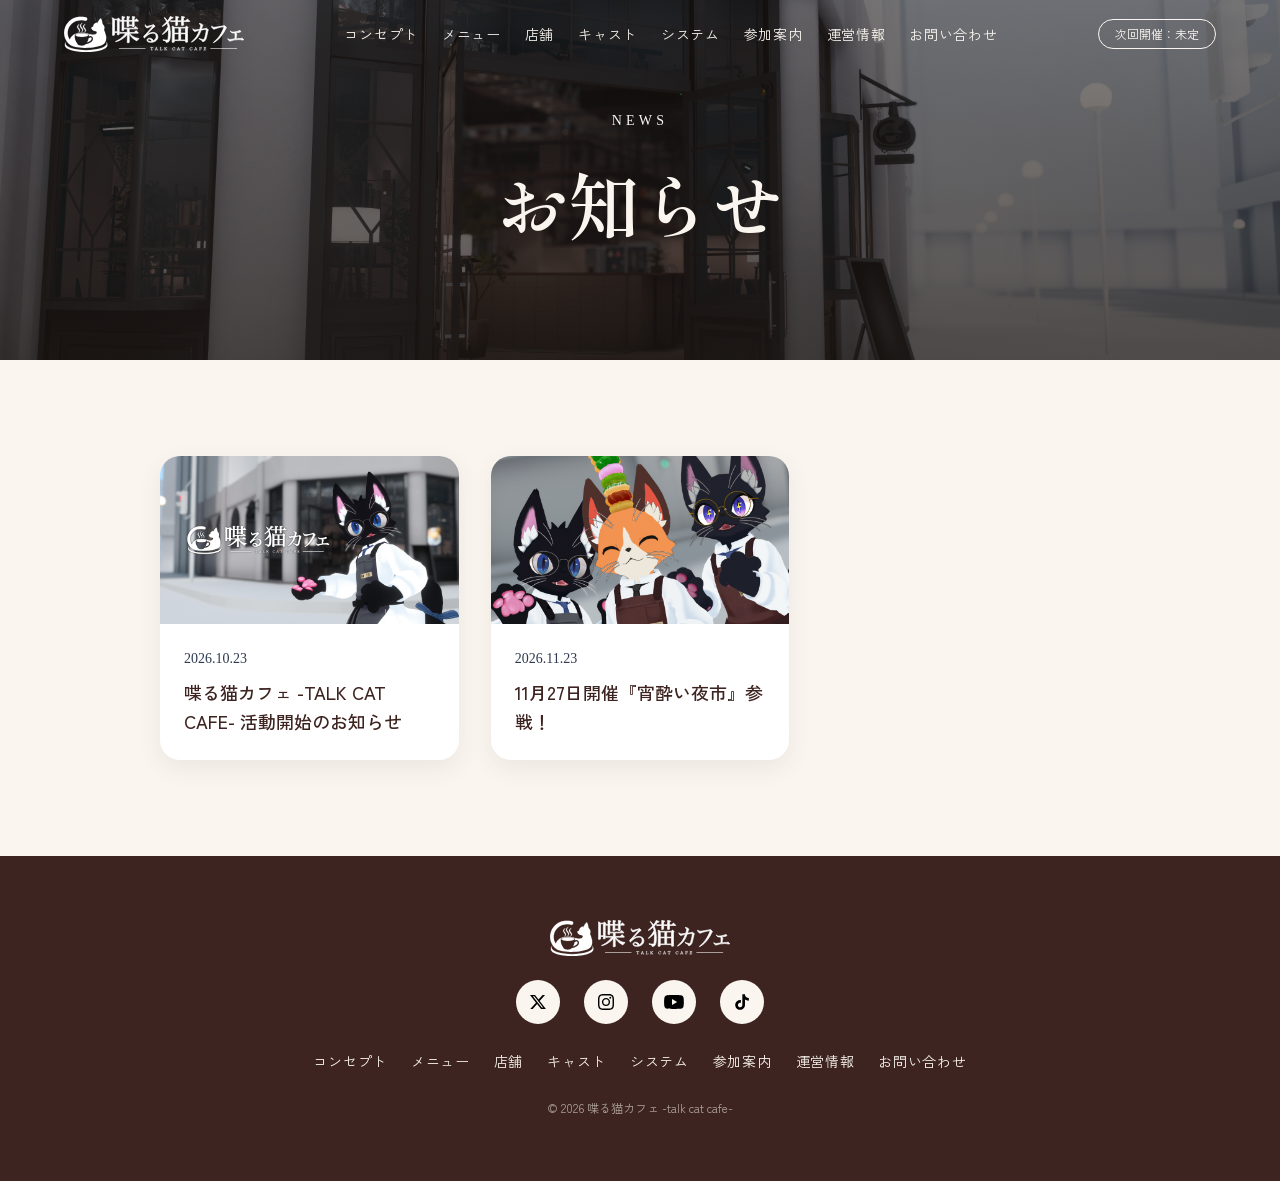
<file: news.html>
<!DOCTYPE html>
<html lang="ja">
<head>
  <meta charset="UTF-8">
  <meta name="viewport" content="width=device-width, initial-scale=1.0">
  <title>お知らせ | 喋る猫カフェ -talk cat cafe- | VRChatロールプレイカフェイベント公式サイト</title>
  <meta name="description" content="「喋る猫カフェ」の開催情報・メニュー追加・キャスト更新などのお知らせ一覧です。">
  <link rel="icon" href="favicon.ico" sizes="32x32">
  <link rel="icon" href="assets/images/favicon.svg" type="image/svg+xml">
  <!-- Webフォント -->
  <link rel="preconnect" href="https://fonts.googleapis.com">
  <link rel="preconnect" href="https://fonts.gstatic.com" crossorigin>
  <link href="https://fonts.googleapis.com/css2?family=Cormorant:wght@500;600&family=Shippori+Mincho:wght@500;600;800&family=Zen+Kaku+Gothic+New:wght@400;500;700&display=swap" rel="stylesheet">

  <!-- CSS（役割ごとに分割。読み込み順が上書きの優先順位に影響します） -->
  <link rel="stylesheet" href="css/reset.css">
  <link rel="stylesheet" href="css/variables.css">
  <link rel="stylesheet" href="css/layout.css">
  <link rel="stylesheet" href="css/components.css">
  <!-- お知らせ関連ページ（一覧・記事）に特有の記述のみを担当する個別CSS -->
  <link rel="stylesheet" href="css/news.css">
  <link rel="stylesheet" href="css/responsive.css">
</head>
<body>
  <!-- ============================================
       ヘッダー（他ページと共通）
  ============================================ -->
  <header class="site-header is-transparent">
    <div class="site-header__inner">
      <a href="./" class="site-header__logo">
        <!-- 通常時のロゴと、ヒーロー上（透明状態）用の白ロゴ。
             表示の切り替えはCSS（.is-transparent）で行う。
             非表示側はdisplay:noneで読み上げ対象から外れるため、
             両方に同じaltを付与して名称を常に担保する。 -->
        <img class="site-header__logo-img site-header__logo-img--default" src="assets/images/logo.svg" alt="喋る猫カフェ -talk cat cafe-" width="180" height="59">
        <img class="site-header__logo-img site-header__logo-img--inverse" src="assets/images/logo-white.svg" alt="喋る猫カフェ -talk cat cafe-" width="180" height="59">
      </a>

      <nav class="site-nav" aria-label="グローバルナビゲーション">
        <button type="button" class="site-nav__toggle" aria-expanded="false" aria-controls="site-nav-list">
          <span class="sr-only">メニューを開閉する</span>
          <span class="site-nav__toggle-bar" aria-hidden="true"></span>
        </button>
        <ul class="site-nav__list" id="site-nav-list">
          <li><a href="concept">コンセプト</a></li>
          <li><a href="menu">メニュー</a></li>
          <li><a href="store">店舗</a></li>
          <li><a href="cast">キャスト</a></li>
          <li><a href="system">システム</a></li>
          <li><a href="guide">参加案内</a></li>
          <li><a href="about">運営情報</a></li>
          <li><a href="contact">お問い合わせ</a></li>
        </ul>
      </nav>

      <!-- 次回開催日は main.js 先頭の NEXT_EVENT_DATE から自動で書き込む（全ページ共通）。
           ここに書いた文言は、JavaScriptが無効な環境でのみ表示される予備の表示。 -->
      <p class="site-header__badge" data-next-event>次回開催：お知らせをご確認ください</p>
    </div>
  </header>

  <main id="main">

    <!-- ============================================
         ページヒーロー（他の下層ページと同じ.hero--subを流用）
    ============================================ -->
    <section class="hero hero--sub" aria-label="お知らせ一覧ページ ヘッダービジュアル">
      <div class="hero__media">
        <img class="hero__image" src="assets/images/hero/hero-news.jpg" alt="">
      </div>

      <div class="hero__overlay" aria-hidden="true"></div>

      <div class="hero__content">
        <p class="hero__eyebrow">News</p>
        <h1 class="hero__title">お知らせ</h1>
      </div>
    </section>

    <!-- ============================================
         お知らせ一覧（カード形式・新しい順・全件表示）
         トップページのお知らせ欄とは別の、一覧ページ専用の部品。
         サムネイルには、各記事ページのヒーロー画像と同じ画像を使う。
         記事を追加する場合は、先頭に.news-archive__itemの<li>を1つ追加し、
         以下を書き換える。
         ・リンク先（news-◯◯◯。末尾の .html は付けない）
         ・サムネイル画像（記事ページのヒーロー画像と同じパス。例：assets/images/news/news-001.jpg）
         ・日付（datetimeと表示の両方）
         ・タイトル
         サムネイルはリンク内のタイトルと内容が重複するため、alt=""とする。
         ※現在の3件は仮のお知らせのため、リンク先はすべてひな形
           （news-template.html）、画像はひな形と同じ初期画像（hero/hero-news.jpg）。
    ============================================ -->
    <section class="news-archive reveal" aria-labelledby="news-archive-title">
      <div class="news-archive__inner">
        <h2 id="news-archive-title" class="sr-only">お知らせ一覧</h2>
        <ul class="news-archive__list">
          <li class="news-archive__item">
            <a href="news-000" class="news-archive__link">
              <img class="news-archive__thumb" src="assets/images/news/news-000.jpg" alt="" loading="lazy">
              <div class="news-archive__body">
                <time class="news__date" datetime="2026-10-23">2026.10.23</time>
                <p class="news-archive__title">喋る猫カフェ -TALK CAT CAFE- 活動開始のお知らせ</p>
              </div>
            </a>
          </li>
          <li class="news-archive__item">
            <a href="news-002" class="news-archive__link">
              <img class="news-archive__thumb" src="assets/images/news/news-002.jpg" alt="" loading="lazy">
              <div class="news-archive__body">
                <time class="news__date" datetime="2026-11-23">2026.11.23</time>
                <p class="news-archive__title">11月27日開催『宵酔い夜市』参戦！</p>
              </div>
            </a>
          </li>
        </ul>
      </div>
    </section>

  </main>

  <!-- ============================================
       フッター（他ページと共通）
  ============================================ -->
  <footer class="site-footer" id="contact">
    <div class="site-footer__inner">
      <img src="assets/images/logo-white.svg" alt="喋る猫カフェ -talk cat cafe-" class="site-footer__logo" width="180" height="59">

      <ul class="site-footer__sns">
        <li>
          <a href="https://x.com/talkcatcafe_VR" class="social-icon" aria-label="Twitter（新X）" target="_blank" rel="noopener noreferrer">
            <img src="assets/images/X_logo_2023.svg" alt="" width="16" height="16">
          </a>
        </li>
        <li>
          <a href="https://www.instagram.com/talkcatcafe/" class="social-icon" aria-label="Instagram" target="_blank" rel="noopener noreferrer">
            <img src="assets/images/Instagram_Glyph_Black.svg" alt="" width="16" height="16">
          </a>
        </li>
        <li>
          <a href="https://www.youtube.com/@talkcatcafe" class="social-icon" aria-label="YouTube" target="_blank" rel="noopener noreferrer">
            <img src="assets/images/youtube-123.svg" alt="" width="20" height="20">
          </a>
        </li>
        <li>
          <a href="https://www.tiktok.com/@talkcatcafe" class="social-icon" aria-label="TikTok" target="_blank" rel="noopener noreferrer">
            <img src="assets/images/tik-tok.svg" alt="" width="20" height="20">
          </a>
        </li>
      </ul>

      <nav class="site-footer__nav" aria-label="フッターナビゲーション">
        <ul class="site-footer__nav-list">
          <li><a href="concept">コンセプト</a></li>
          <li><a href="menu">メニュー</a></li>
          <li><a href="store">店舗</a></li>
          <li><a href="cast">キャスト</a></li>
          <li><a href="system">システム</a></li>
          <li><a href="guide">参加案内</a></li>
          <li><a href="about">運営情報</a></li>
          <li><a href="contact">お問い合わせ</a></li>
        </ul>
      </nav>

      <p class="site-footer__copyright">&copy; 2026 喋る猫カフェ -talk cat cafe-</p>
    </div>
  </footer>

  <div class="paw-trail" aria-hidden="true"></div>

  <script src="js/main.js" defer></script>
</body>
</html>
</file>
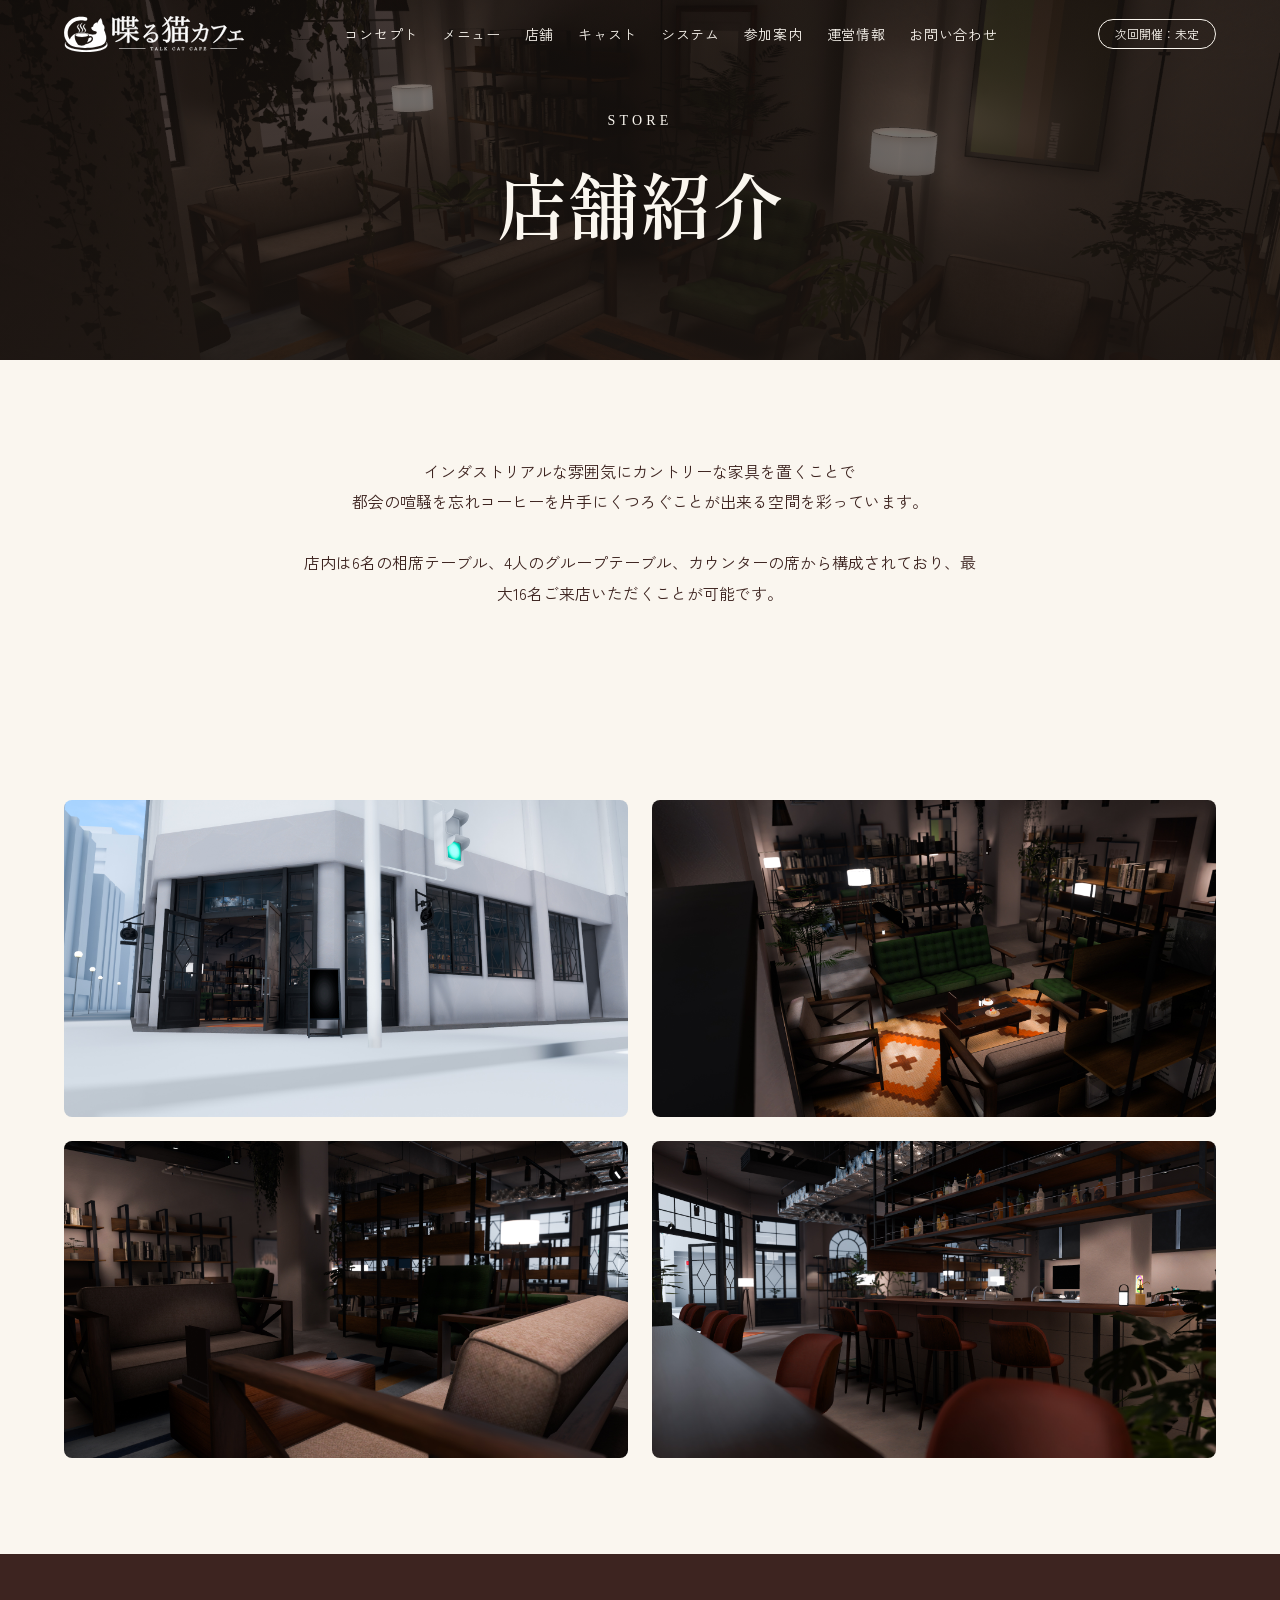
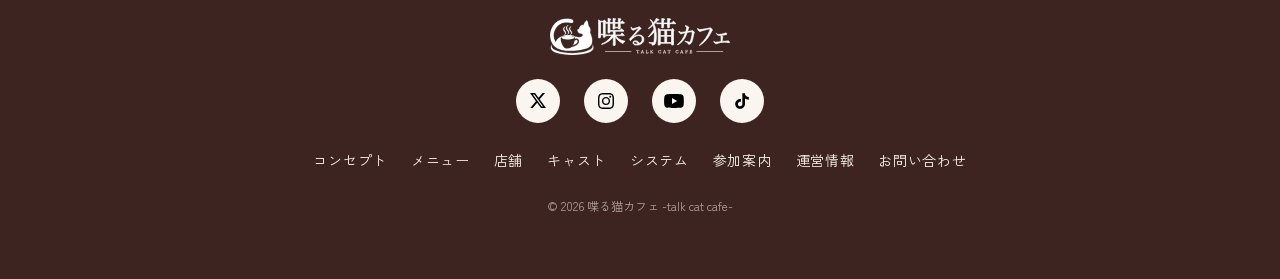
<file: store.html>
<!DOCTYPE html>
<html lang="ja">
<head>
  <meta charset="UTF-8">
  <meta name="viewport" content="width=device-width, initial-scale=1.0">
  <title>店舗紹介 | 喋る猫カフェ -talk cat cafe- | VRChatロールプレイカフェイベント公式サイト</title>
  <meta name="description" content="高層ビルに囲まれたビル街の交差点にたたずむ「喋る猫カフェ」の店舗の様子をご紹介します。">
  <link rel="icon" href="favicon.ico" sizes="32x32">
  <link rel="icon" href="assets/images/favicon.svg" type="image/svg+xml">
  <!-- Webフォント -->
  <link rel="preconnect" href="https://fonts.googleapis.com">
  <link rel="preconnect" href="https://fonts.gstatic.com" crossorigin>
  <link href="https://fonts.googleapis.com/css2?family=Cormorant:wght@500;600&family=Shippori+Mincho:wght@500;600;800&family=Zen+Kaku+Gothic+New:wght@400;500;700&display=swap" rel="stylesheet">

  <!-- CSS（役割ごとに分割。読み込み順が上書きの優先順位に影響します） -->
  <link rel="stylesheet" href="css/reset.css">
  <link rel="stylesheet" href="css/variables.css">
  <link rel="stylesheet" href="css/layout.css">
  <link rel="stylesheet" href="css/components.css">
  <!-- このページに特有の記述のみを担当する個別CSS -->
  <link rel="stylesheet" href="css/store.css">
  <link rel="stylesheet" href="css/responsive.css">
</head>
<body>

  <!-- ============================================
       ヘッダー（他ページと共通・変更なし）
  ============================================ -->
  <header class="site-header is-transparent">
    <div class="site-header__inner">
      <a href="./" class="site-header__logo">
        <!-- 通常時のロゴと、ヒーロー上（透明状態）用の白ロゴ。
             表示の切り替えはCSS（.is-transparent）で行う。
             非表示側はdisplay:noneで読み上げ対象から外れるため、
             両方に同じaltを付与して名称を常に担保する。 -->
        <img class="site-header__logo-img site-header__logo-img--default" src="assets/images/logo.svg" alt="喋る猫カフェ -talk cat cafe-" width="180" height="59">
        <img class="site-header__logo-img site-header__logo-img--inverse" src="assets/images/logo-white.svg" alt="喋る猫カフェ -talk cat cafe-" width="180" height="59">
      </a>

      <nav class="site-nav" aria-label="グローバルナビゲーション">
        <button type="button" class="site-nav__toggle" aria-expanded="false" aria-controls="site-nav-list">
          <span class="sr-only">メニューを開閉する</span>
          <span class="site-nav__toggle-bar" aria-hidden="true"></span>
        </button>
        <ul class="site-nav__list" id="site-nav-list">
          <li><a href="concept">コンセプト</a></li>
          <li><a href="menu">メニュー</a></li>
          <li><a href="store">店舗</a></li>
          <li><a href="cast">キャスト</a></li>
          <li><a href="system">システム</a></li>
          <li><a href="guide">参加案内</a></li>
          <li><a href="about">運営情報</a></li>
          <li><a href="contact">お問い合わせ</a></li>
        </ul>
      </nav>

      <!-- 次回開催日は main.js 先頭の NEXT_EVENT_DATE から自動で書き込む（全ページ共通）。
           ここに書いた文言は、JavaScriptが無効な環境でのみ表示される予備の表示。 -->
      <p class="site-header__badge" data-next-event>次回開催：お知らせをご確認ください</p>
    </div>
  </header>

  <main id="main">

    <!-- ============================================
         ページヒーロー（コンセプト・メニューと同じ.hero--subを流用）
    ============================================ -->
    <section class="hero hero--sub" aria-label="店舗紹介ページ ヘッダービジュアル">
      <div class="hero__media">
        <img class="hero__image" src="assets/images/hero/hero-store.jpg" alt="">
      </div>

      <div class="hero__overlay" aria-hidden="true"></div>

      <div class="hero__content">
        <p class="hero__eyebrow">Store</p>
        <h1 class="hero__title">店舗紹介</h1>
      </div>
    </section>

    <!-- ============================================
         店舗紹介：一言（コンセプトページと同じ.page-introを流用）
    ============================================ -->
    <section class="page-intro reveal" aria-label="店舗紹介の一言">
      <div class="page-intro__inner">
        <p class="page-intro__lead">
          インダストリアルな雰囲気にカントリーな家具を置くことで<br>都会の喧騒を忘れコーヒーを片手にくつろぐことが出来る空間を彩っています。<br><br>
          店内は6名の相席テーブル、4人のグループテーブル、カウンターの席から構成されており、最大16名ご来店いただくことが可能です。
        </p>
      </div>
    </section>

    <!-- ============================================
         店舗紹介：フォトギャラリー（2列×可変段、クリックで拡大表示）
    ============================================ -->
    <section class="store-gallery reveal" aria-labelledby="store-gallery-title">
      <div class="store-gallery__inner">
        <h2 id="store-gallery-title" class="sr-only">店内フォトギャラリー</h2>
        <ul class="store-gallery__list">
          <li class="store-gallery__item">
            <button type="button" class="lightbox-trigger" data-lightbox-trigger data-lightbox-src="assets/images/store/store-01.jpg" data-lightbox-alt="店内の様子1">
              <img src="assets/images/store/store-01.jpg" alt="店内の様子1" loading="lazy">
            </button>
          </li>
          <li class="store-gallery__item">
            <button type="button" class="lightbox-trigger" data-lightbox-trigger data-lightbox-src="assets/images/store/store-02.jpg" data-lightbox-alt="店内の様子2">
              <img src="assets/images/store/store-02.jpg" alt="店内の様子2" loading="lazy">
            </button>
          </li>
          <li class="store-gallery__item">
            <button type="button" class="lightbox-trigger" data-lightbox-trigger data-lightbox-src="assets/images/store/store-03.jpg" data-lightbox-alt="店内の様子3">
              <img src="assets/images/store/store-03.jpg" alt="店内の様子3" loading="lazy">
            </button>
          </li>
          <li class="store-gallery__item">
            <button type="button" class="lightbox-trigger" data-lightbox-trigger data-lightbox-src="assets/images/store/store-04.jpg" data-lightbox-alt="店内の様子4">
              <img src="assets/images/store/store-04.jpg" alt="店内の様子4" loading="lazy">
            </button>
          </li>
        </ul>
      </div>
    </section>

  </main>

  <!-- ============================================
       フッター（他ページと共通・変更なし）
  ============================================ -->
  <footer class="site-footer" id="contact">
    <div class="site-footer__inner">
      <img src="assets/images/logo-white.svg" alt="喋る猫カフェ -talk cat cafe-" class="site-footer__logo" width="180" height="59">

      <ul class="site-footer__sns">
        <li>
          <a href="https://x.com/talkcatcafe_VR" class="social-icon" aria-label="Twitter（新X）" target="_blank" rel="noopener noreferrer">
            <img src="assets/images/X_logo_2023.svg" alt="" width="16" height="16">
          </a>
        </li>
        <li>
          <a href="https://www.instagram.com/talkcatcafe/" class="social-icon" aria-label="Instagram" target="_blank" rel="noopener noreferrer">
            <img src="assets/images/Instagram_Glyph_Black.svg" alt="" width="16" height="16">
          </a>
        </li>
        <li>
          <a href="https://www.youtube.com/@talkcatcafe" class="social-icon" aria-label="YouTube" target="_blank" rel="noopener noreferrer">
            <img src="assets/images/youtube-123.svg" alt="" width="20" height="20">
          </a>
        </li>
        <li>
          <a href="https://www.tiktok.com/@talkcatcafe" class="social-icon" aria-label="TikTok" target="_blank" rel="noopener noreferrer">
            <img src="assets/images/tik-tok.svg" alt="" width="20" height="20">
          </a>
        </li>
      </ul>

      <nav class="site-footer__nav" aria-label="フッターナビゲーション">
        <ul class="site-footer__nav-list">
          <li><a href="concept">コンセプト</a></li>
          <li><a href="menu">メニュー</a></li>
          <li><a href="store">店舗</a></li>
          <li><a href="cast">キャスト</a></li>
          <li><a href="system">システム</a></li>
          <li><a href="guide">参加案内</a></li>
          <li><a href="about">運営情報</a></li>
          <li><a href="contact">お問い合わせ</a></li>
        </ul>
      </nav>

      <p class="site-footer__copyright">&copy; 2026 喋る猫カフェ -talk cat cafe-</p>
    </div>
  </footer>

  <div class="paw-trail" aria-hidden="true"></div>

  <!-- ============================================
       ライトボックス（画像拡大表示）
       店舗紹介・メニューページ等、拡大表示が必要な
       ページ側で共通して使用する部品。
  ============================================ -->
  <div class="lightbox" data-lightbox role="dialog" aria-modal="true" aria-label="拡大画像" hidden>
    <div class="lightbox__backdrop" data-lightbox-close></div>
    <button type="button" class="lightbox__close" data-lightbox-close aria-label="拡大画像を閉じる">
      <span aria-hidden="true">&times;</span>
    </button>
    <img class="lightbox__image" data-lightbox-image alt="">
  </div>

  <script src="js/main.js" defer></script>
</body>
</html>
</file>
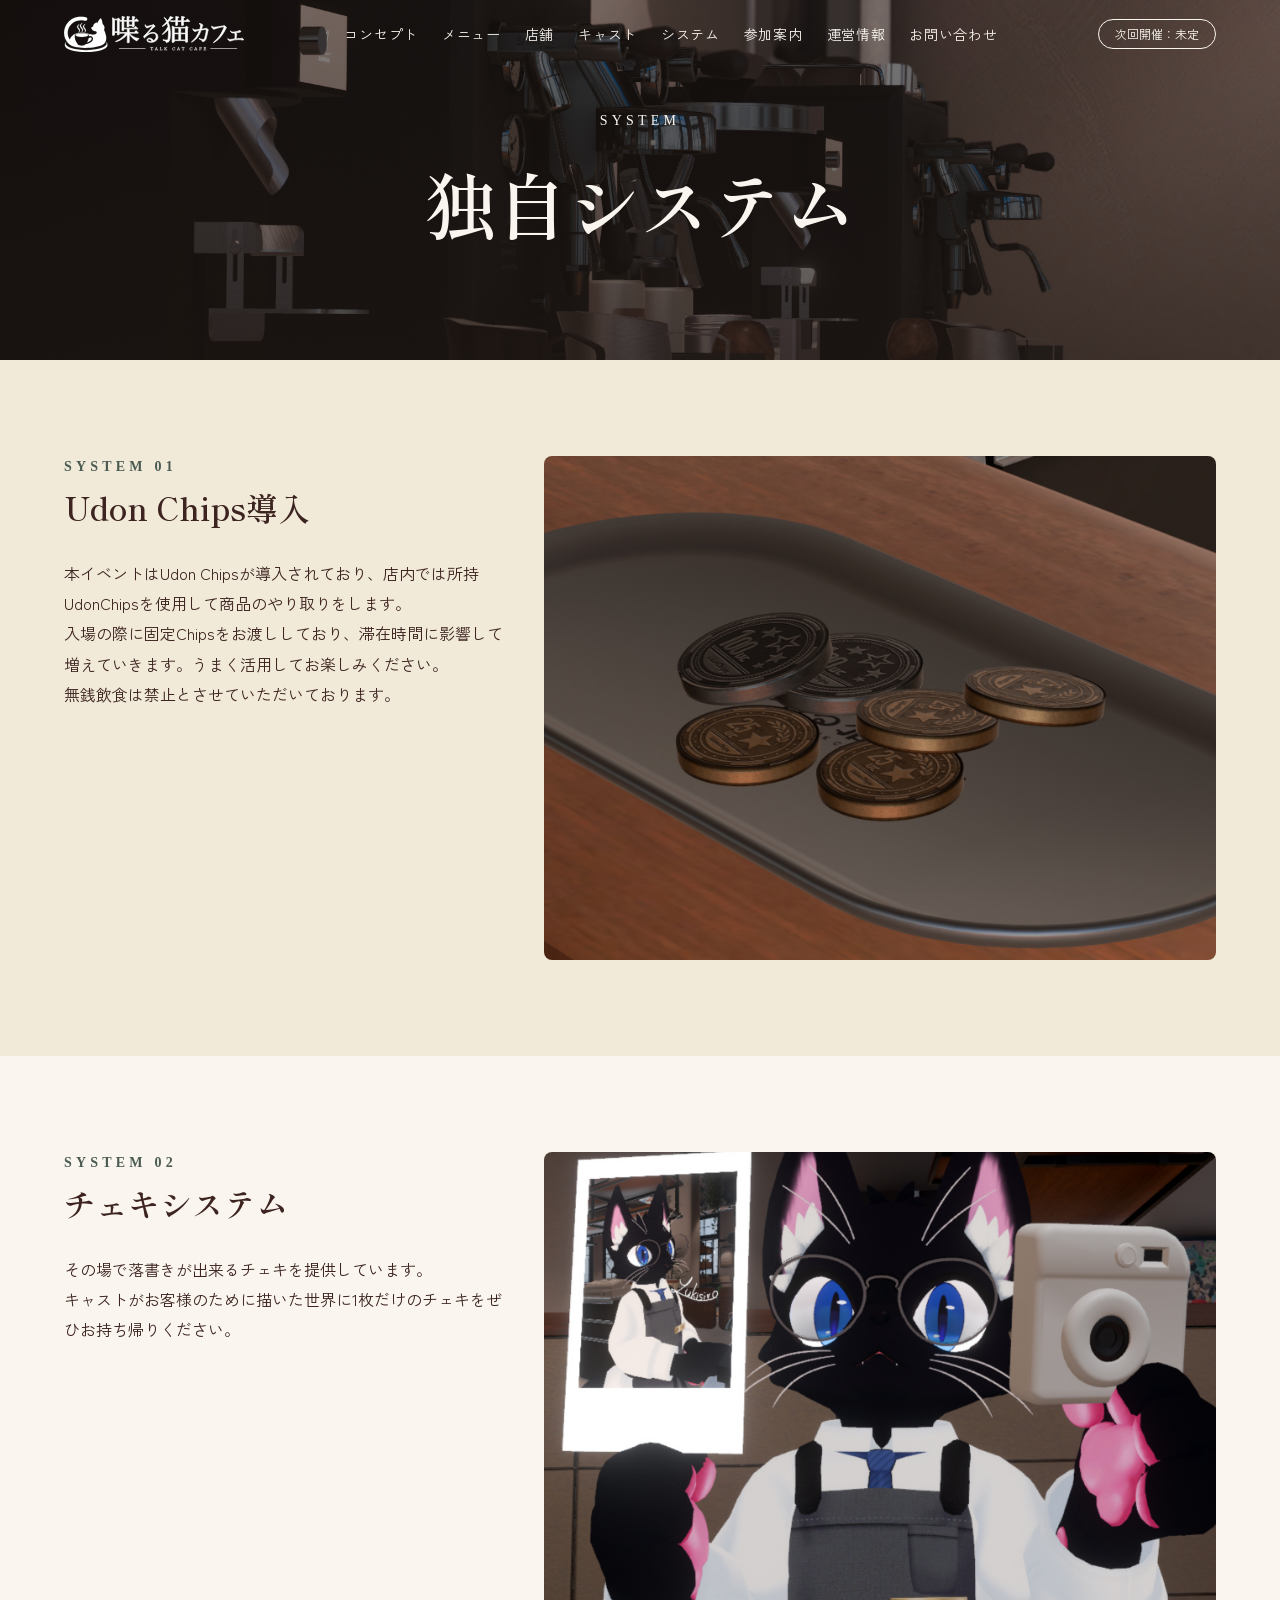
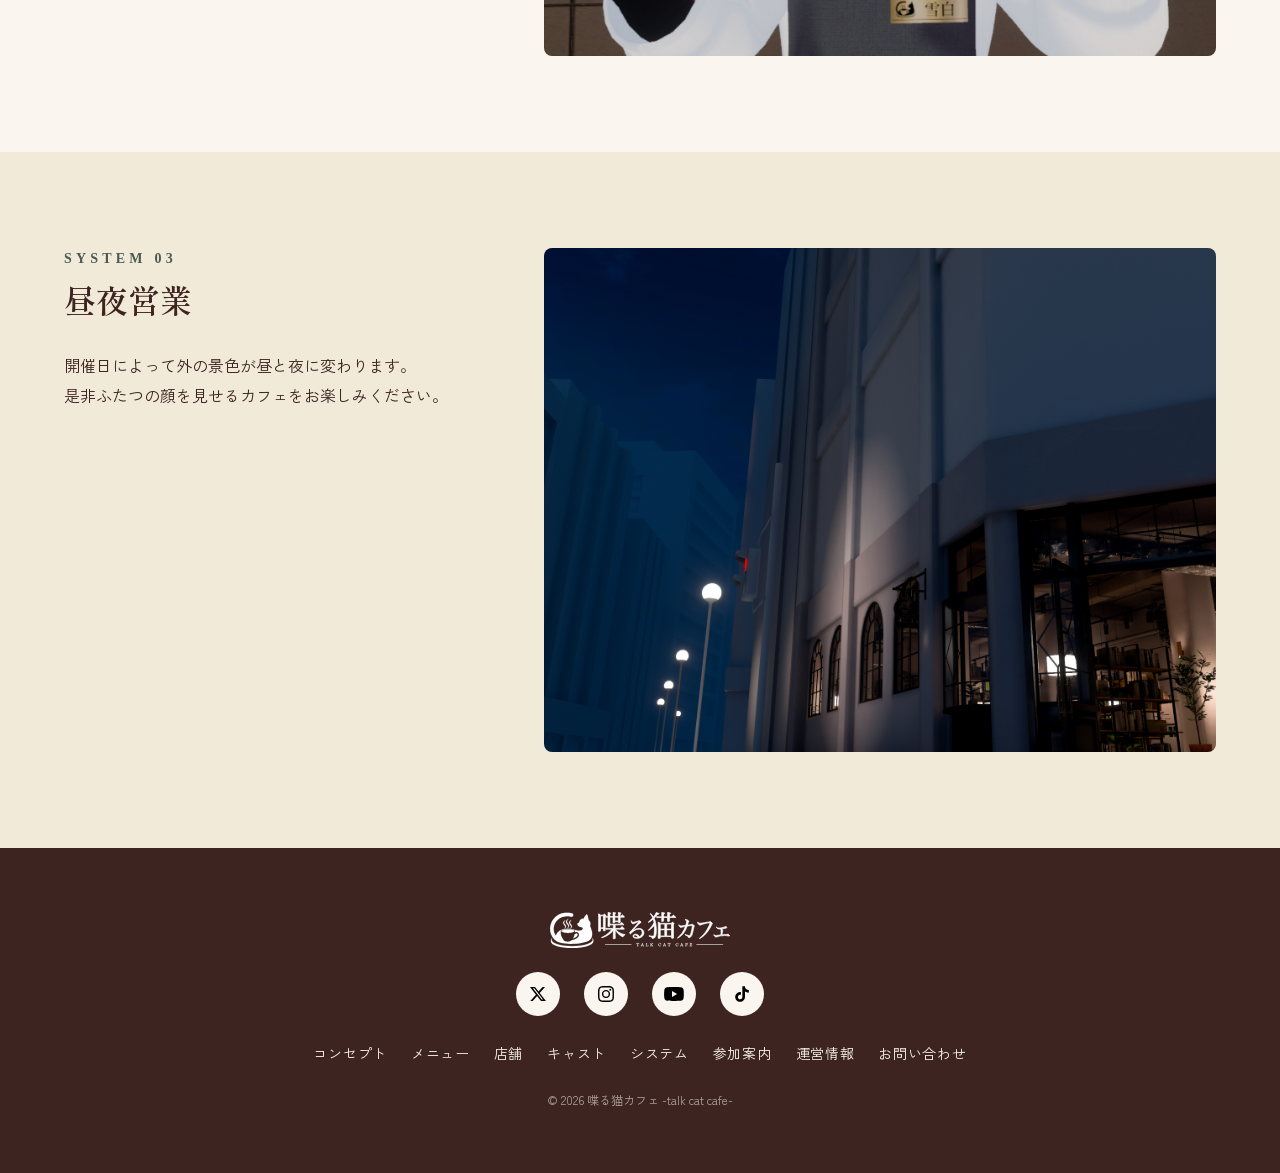
<file: system.html>
<!DOCTYPE html>
<html lang="ja">
<head>
  <meta charset="UTF-8">
  <meta name="viewport" content="width=device-width, initial-scale=1.0">
  <title>独自システム | 喋る猫カフェ -talk cat cafe- | VRChatロールプレイカフェイベント公式サイト</title>
  <meta name="description" content="「喋る猫カフェ」で、より本物のカフェらしい体験をお楽しみいただくための独自のロールプレイシステムをご紹介します。">
  <link rel="icon" href="favicon.ico" sizes="32x32">
  <link rel="icon" href="assets/images/favicon.svg" type="image/svg+xml">
  <!-- Webフォント -->
  <link rel="preconnect" href="https://fonts.googleapis.com">
  <link rel="preconnect" href="https://fonts.gstatic.com" crossorigin>
  <link href="https://fonts.googleapis.com/css2?family=Cormorant:wght@500;600&family=Shippori+Mincho:wght@500;600;800&family=Zen+Kaku+Gothic+New:wght@400;500;700&display=swap" rel="stylesheet">

  <!-- CSS（役割ごとに分割。読み込み順が上書きの優先順位に影響します） -->
  <link rel="stylesheet" href="css/reset.css">
  <link rel="stylesheet" href="css/variables.css">
  <link rel="stylesheet" href="css/layout.css">
  <link rel="stylesheet" href="css/components.css">
  <!-- このページに特有の記述のみを担当する個別CSS -->
  <link rel="stylesheet" href="css/system.css">
  <link rel="stylesheet" href="css/responsive.css">
</head>
<body>

  <!-- ============================================
       ヘッダー（他ページと共通）
  ============================================ -->
  <header class="site-header is-transparent">
    <div class="site-header__inner">
      <a href="./" class="site-header__logo">
        <!-- 通常時のロゴと、ヒーロー上（透明状態）用の白ロゴ。
             表示の切り替えはCSS（.is-transparent）で行う。
             非表示側はdisplay:noneで読み上げ対象から外れるため、
             両方に同じaltを付与して名称を常に担保する。 -->
        <img class="site-header__logo-img site-header__logo-img--default" src="assets/images/logo.svg" alt="喋る猫カフェ -talk cat cafe-" width="180" height="59">
        <img class="site-header__logo-img site-header__logo-img--inverse" src="assets/images/logo-white.svg" alt="喋る猫カフェ -talk cat cafe-" width="180" height="59">
      </a>

      <nav class="site-nav" aria-label="グローバルナビゲーション">
        <button type="button" class="site-nav__toggle" aria-expanded="false" aria-controls="site-nav-list">
          <span class="sr-only">メニューを開閉する</span>
          <span class="site-nav__toggle-bar" aria-hidden="true"></span>
        </button>
        <ul class="site-nav__list" id="site-nav-list">
          <li><a href="concept">コンセプト</a></li>
          <li><a href="menu">メニュー</a></li>
          <li><a href="store">店舗</a></li>
          <li><a href="cast">キャスト</a></li>
          <li><a href="system">システム</a></li>
          <li><a href="guide">参加案内</a></li>
          <li><a href="about">運営情報</a></li>
          <li><a href="contact">お問い合わせ</a></li>
        </ul>
      </nav>

      <!-- 次回開催日は main.js 先頭の NEXT_EVENT_DATE から自動で書き込む（全ページ共通）。
           ここに書いた文言は、JavaScriptが無効な環境でのみ表示される予備の表示。 -->
      <p class="site-header__badge" data-next-event>次回開催：お知らせをご確認ください</p>
    </div>
  </header>

  <main id="main">

    <!-- ============================================
         ページヒーロー（他の下層ページと同じ.hero--subを流用）
    ============================================ -->
    <section class="hero hero--sub" aria-label="独自システムページ ヘッダービジュアル">
      <div class="hero__media">
        <img class="hero__image" src="assets/images/hero/hero-system.jpg" alt="">
      </div>

      <div class="hero__overlay" aria-hidden="true"></div>

      <div class="hero__content">
        <p class="hero__eyebrow">System</p>
        <h1 class="hero__title">独自システム</h1>
      </div>
    </section>

    <!-- ============================================
         システム1
         構造はメニューページの.menu-category__◯◯と同一。
         左：見出し＋説明文（.digest__leadを流用）
         右：カルーセル（画像・YouTube埋め込み・画像の3枚）
         ※現在は1枚目の画像のみ表示中。2枚目・3枚目と矢印ボタンは
           コメントアウトしており、コメントを外せばカルーセルに戻る
           （CSS・main.jsはカルーセルの設定のまま変更していない）。
    ============================================ -->
    <section class="system-category reveal" id="system-01" aria-labelledby="system-01-title">
      <div class="system-category__inner">
        <div class="system-category__text">
          <h2 id="system-01-title" class="system-category__title">
            <span class="system-category__title-en">System 01</span>
            Udon Chips導入
          </h2>
          <p class="digest__lead">
            本イベントはUdon Chipsが導入されており、店内では所持UdonChipsを使用して商品のやり取りをします。<br>
            入場の際に固定Chipsをお渡ししており、滞在時間に影響して増えていきます。うまく活用してお楽しみください。<br>
            無銭飲食は禁止とさせていただいております。
          </p>
        </div>
        <div class="system-category__carousel" data-carousel>
          <ul class="system-category__carousel-track" data-carousel-track>
            <li class="system-category__carousel-slide is-active"><img src="assets/images/system/system-01-a.jpg" alt="" loading="lazy"></li>
            <!-- 【一時停止中】コンテンツ補充後にカルーセルへ戻す際は、このコメントを外す
            <li class="system-category__carousel-slide">
              <iframe src="https://www.youtube.com/embed/xxxxxxxxxxx" title="仮システム1の紹介動画" loading="lazy" allow="accelerometer; autoplay; clipboard-write; encrypted-media; gyroscope; picture-in-picture; web-share" referrerpolicy="strict-origin-when-cross-origin" allowfullscreen></iframe>
            </li>
            <li class="system-category__carousel-slide"><img src="assets/images/system/system-01-b.jpg" alt="" loading="lazy"></li>
            -->
          </ul>
          <!-- 【一時停止中】矢印ボタン（カルーセルへ戻す際は、このコメントを外す）
          <button type="button" class="system-category__carousel-arrow system-category__carousel-arrow--prev" data-carousel-prev aria-label="前のスライドへ">
            <span aria-hidden="true">&lsaquo;</span>
          </button>
          <button type="button" class="system-category__carousel-arrow system-category__carousel-arrow--next" data-carousel-next aria-label="次のスライドへ">
            <span aria-hidden="true">&rsaquo;</span>
          </button>
          -->
        </div>
      </div>
    </section>

    <!-- ============================================
         システム2
    ============================================ -->
    <section class="system-category reveal" id="system-02" aria-labelledby="system-02-title">
      <div class="system-category__inner">
        <div class="system-category__text">
          <h2 id="system-02-title" class="system-category__title">
            <span class="system-category__title-en">System 02</span>
            チェキシステム
          </h2>
          <p class="digest__lead">
            その場で落書きが出来るチェキを提供しています。<br>
            キャストがお客様のために描いた世界に1枚だけのチェキをぜひお持ち帰りください。
          </p>
        </div>
        <div class="system-category__carousel" data-carousel>
          <ul class="system-category__carousel-track" data-carousel-track>
            <li class="system-category__carousel-slide is-active"><img src="assets/images/system/system-02-a.jpg" alt="" loading="lazy"></li>
            <!-- 【一時停止中】コンテンツ補充後にカルーセルへ戻す際は、このコメントを外す
            <li class="system-category__carousel-slide">
              <iframe src="https://www.youtube.com/embed/xxxxxxxxxxx" title="仮システム2の紹介動画" loading="lazy" allow="accelerometer; autoplay; clipboard-write; encrypted-media; gyroscope; picture-in-picture; web-share" referrerpolicy="strict-origin-when-cross-origin" allowfullscreen></iframe>
            </li>
            <li class="system-category__carousel-slide"><img src="assets/images/system/system-02-b.jpg" alt="" loading="lazy"></li>
            -->
          </ul>
          <!-- 【一時停止中】矢印ボタン（カルーセルへ戻す際は、このコメントを外す）
          <button type="button" class="system-category__carousel-arrow system-category__carousel-arrow--prev" data-carousel-prev aria-label="前のスライドへ">
            <span aria-hidden="true">&lsaquo;</span>
          </button>
          <button type="button" class="system-category__carousel-arrow system-category__carousel-arrow--next" data-carousel-next aria-label="次のスライドへ">
            <span aria-hidden="true">&rsaquo;</span>
          </button>
          -->
        </div>
      </div>
    </section>

    <!-- ============================================
         システム3
    ============================================ -->
    <section class="system-category reveal" id="system-03" aria-labelledby="system-03-title">
      <div class="system-category__inner">
        <div class="system-category__text">
          <h2 id="system-03-title" class="system-category__title">
            <span class="system-category__title-en">System 03</span>
            昼夜営業
          </h2>
          <p class="digest__lead">
            開催日によって外の景色が昼と夜に変わります。<br>
            是非ふたつの顔を見せるカフェをお楽しみください。
          </p>
        </div>
        <div class="system-category__carousel" data-carousel>
          <ul class="system-category__carousel-track" data-carousel-track>
            <li class="system-category__carousel-slide is-active"><img src="assets/images/system/system-03-a.jpg" alt="" loading="lazy"></li>
            <!-- 【一時停止中】コンテンツ補充後にカルーセルへ戻す際は、このコメントを外す
            <li class="system-category__carousel-slide">
              <iframe src="https://www.youtube.com/embed/xxxxxxxxxxx" title="仮システム3の紹介動画" loading="lazy" allow="accelerometer; autoplay; clipboard-write; encrypted-media; gyroscope; picture-in-picture; web-share" referrerpolicy="strict-origin-when-cross-origin" allowfullscreen></iframe>
            </li>
            <li class="system-category__carousel-slide"><img src="assets/images/system/system-03-b.jpg" alt="" loading="lazy"></li>
            -->
          </ul>
          <!-- 【一時停止中】矢印ボタン（カルーセルへ戻す際は、このコメントを外す）
          <button type="button" class="system-category__carousel-arrow system-category__carousel-arrow--prev" data-carousel-prev aria-label="前のスライドへ">
            <span aria-hidden="true">&lsaquo;</span>
          </button>
          <button type="button" class="system-category__carousel-arrow system-category__carousel-arrow--next" data-carousel-next aria-label="次のスライドへ">
            <span aria-hidden="true">&rsaquo;</span>
          </button>
          -->
        </div>
      </div>
    </section>

  </main>

  <!-- ============================================
       フッター（他ページと共通）
  ============================================ -->
  <footer class="site-footer" id="contact">
    <div class="site-footer__inner">
      <img src="assets/images/logo-white.svg" alt="喋る猫カフェ -talk cat cafe-" class="site-footer__logo" width="180" height="59">

      <ul class="site-footer__sns">
        <li>
          <a href="https://x.com/talkcatcafe_VR" class="social-icon" aria-label="Twitter（新X）" target="_blank" rel="noopener noreferrer">
            <img src="assets/images/X_logo_2023.svg" alt="" width="16" height="16">
          </a>
        </li>
        <li>
          <a href="https://www.instagram.com/talkcatcafe/" class="social-icon" aria-label="Instagram" target="_blank" rel="noopener noreferrer">
            <img src="assets/images/Instagram_Glyph_Black.svg" alt="" width="16" height="16">
          </a>
        </li>
        <li>
          <a href="https://www.youtube.com/@talkcatcafe" class="social-icon" aria-label="YouTube" target="_blank" rel="noopener noreferrer">
            <img src="assets/images/youtube-123.svg" alt="" width="20" height="20">
          </a>
        </li>
        <li>
          <a href="https://www.tiktok.com/@talkcatcafe" class="social-icon" aria-label="TikTok" target="_blank" rel="noopener noreferrer">
            <img src="assets/images/tik-tok.svg" alt="" width="20" height="20">
          </a>
        </li>
      </ul>

      <nav class="site-footer__nav" aria-label="フッターナビゲーション">
        <ul class="site-footer__nav-list">
          <li><a href="concept">コンセプト</a></li>
          <li><a href="menu">メニュー</a></li>
          <li><a href="store">店舗</a></li>
          <li><a href="cast">キャスト</a></li>
          <li><a href="system">システム</a></li>
          <li><a href="guide">参加案内</a></li>
          <li><a href="about">運営情報</a></li>
          <li><a href="contact">お問い合わせ</a></li>
        </ul>
      </nav>

      <p class="site-footer__copyright">&copy; 2026 喋る猫カフェ -talk cat cafe-</p>
    </div>
  </footer>

  <div class="paw-trail" aria-hidden="true"></div>

  <script src="js/main.js" defer></script>
</body>
</html>
</file>
<file: css/variables.css>
:root{
   --color-base: #FAF6EF;
   --color-main-dark: #3D2420;
   --color-accent-green: #4A5B52;
   --color-accent-blue: #2E3A4F;

   --color-surface: #FFFFFF;
   --color-surface-alt: #F1EAD9;
   --color-text: var(--color-main-dark);
   --color-text-inverse: var(--color-base);
   --color-border: rgba(61, 36, 32, 0.15);
   --color-overlay: rgba(31, 24, 20, 0.55);
   --color-overlay-strong: rgba(31, 24, 20, 0.92);

   --font-heading: 'Shippori Mincho', serif;
   --font-accent-en: 'EB Garamond', serif;
   --font-body: 'Zen Kaku Gothic New',sans-serif;

   --fs-xs: 0.75rem;
   --fs-sm: 0.875rem;
   --fs-base: 1rem;
   --fs-md: 1.125rem;
   --fs-lg: 1.5rem;
   --fs-xl: 2rem;

   --fs-hero: clamp(2.5rem, 5vw + 1rem, 4.5rem);
   
   --space-1: 0.25rem;
   --space-2: 0.5rem;
   --space-3: 1rem;
   --space-4: 1.5rem;
   --space-5: 2rem;
   --space-6: 3rem;
   --space-7: 4rem;
   --space-8: 6rem;

   --radius-sm: 4px;
   --radius-md: 8px;
   --radius-lg: 20px;
   --radius-full: 999px;

   --transition-base: 0.3s ease;
   --transition-slow: 0.6s ease;

   --z-header: 100;
   --z-lightbox: 500;
   --z-cursor: 9999;
}
</file>
<file: css/layout.css>
/* ============================================
   layout.css
   Flexbox / Grid によるページ骨組み
   色・装飾（角丸/背景色/ホバー等）はcomponents.cssに委ね、
   このファイルは「配置・余白・サイズ」のみを担当する。
   ============================================ */

/* ---------- 共通コンテナパターン ----------
   ヘッダー内・各ダイジェストセクション内・フッター内は
   いずれも「最大幅1200pxで中央寄せ、左右に余白」という
   同一パターンを使う。重複を避けるため、複数セレクタを
   まとめて指定する（グループセレクタ）。 */
.site-header__inner,
.digest__inner,
.site-footer__inner,
.news__inner,
.requirements__inner,
.menu-category__inner,
.store-gallery__inner,
.cast-gallery__inner,
.system-category__inner,
.info-digest__inner,
.contact-links__inner,
.news-archive__inner {
  width: 100%;
  max-width: 1200px;
  margin-inline: auto;
  padding-inline: var(--space-4);
}

/* ---------- ヘッダー ----------
   ヒーローの上に重ねて透明表示するため、stickyではなくfixedで
   画面上部に固定する（文書の流れから外れるため、ヒーローは
   ヘッダーの真下ではなくページ最上部から始まる）。
   状態クラスの付け外しはmain.js側が担当する。
   ・.is-transparent：ヒーロー上（配色はcomponents.cssが担当）
   ・.is-hidden     ：下スクロール時の非表示（画面外へ逃がす）
   表示中はtransformを指定しない（none）こと。transformが残ると、
   内側のフルスクリーンメニュー（position: fixed）がヘッダー基準で
   配置されてしまい、768px以下のメニューが崩れる。 */
.site-header {
  position: fixed;
  top: 0;
  left: 0;
  z-index: var(--z-header);
  width: 100%;
}
.site-header.is-hidden {
  transform: translateY(-100%);
}

.site-header__inner {
  display: flex;
  align-items: center;
  justify-content: space-between;
  gap: var(--space-4);
  padding-block: var(--space-3);
}

.site-nav__list {
  display: flex;
  align-items: center;
  gap: var(--space-4);
}

/* ハンバーガーボタンはデスクトップでは非表示。
   表示切り替えの条件（何px以下で出すか）はresponsive.cssが担当する。
   768px以下のフルスクリーンメニュー（z-index: --z-header - 1）より
   前面に出すため、配置指定とz-indexを付与する。
   比較はヘッダー（.site-header）内の重なり順で行われるため、
   メニューの値を1つ上回る--z-headerを指定すれば最前面になる。
   これがないと、メニューを開いた際にボタンがメニューの下に隠れ、
   閉じる操作ができなくなる。 */
.site-nav__toggle {
  display: none;
  position: relative;
  z-index: var(--z-header);
  padding: var(--space-2);
}

/* 3本線のアイコンをspan1つ＋疑似要素2つで作る。
   要素を増やさず表現できるため、HTML側をシンプルに保てる。 */
.site-nav__toggle-bar {
  position: relative;
  display: block;
  width: 24px;
  height: 2px;
}
.site-nav__toggle-bar::before,
.site-nav__toggle-bar::after {
  content: '';
  position: absolute;
  left: 0;
  width: 24px;
  height: 2px;
}
.site-nav__toggle-bar::before { top: -8px; }
.site-nav__toggle-bar::after { top: 8px; }

.site-header__badge {
  white-space: nowrap;
  font-size: var(--fs-sm);
}

/* ロゴの出し分け：通常時は濃色ロゴ、透明状態では白ロゴのみを表示する */
.site-header__logo-img--inverse {
  display: none;
}
.site-header.is-transparent .site-header__logo-img--default {
  display: none;
}
.site-header.is-transparent .site-header__logo-img--inverse {
  display: block;
}

/* ---------- ヒーロー ---------- */
.hero {
  position: relative;
  display: flex;
  align-items: center;
  justify-content: center;
  /* 100svh: スマホでアドレスバーの表示/非表示により
     ビューポート高さが変動しても、実際に見えている範囲を
     基準に高さを取ってくれる単位。100vhだと下端が
     アドレスバーに隠れる問題が起きやすい。 */
  min-height: 100svh;
  overflow: hidden;
}

.hero__media {
  position: absolute;
  inset: 0;
  z-index: 0;
}

.hero__video,
.hero__image {
  width: 100%;
  height: 100%;
  object-fit: cover;
}

.hero__overlay {
  position: absolute;
  inset: 0;
  z-index: 1;
}

.hero__content {
  position: relative;
  z-index: 2;
  display: flex;
  flex-direction: column;
  align-items: center;
  gap: var(--space-4);
  text-align: center;
  padding: var(--space-4);
}

.hero--sub {
   min-height: 40svh;
 }

/* ---------- お知らせ ---------- */
.news {
  padding-block: var(--space-6);
}
.news__card,
.contact-links__card {
  max-width: 480px;
  margin-inline: auto;
  display: flex;
  flex-direction: column;
  gap: var(--space-4);
  padding: var(--space-5);
}
.news__list {
  display: flex;
  flex-direction: column;
  gap: var(--space-1);
}
.news__item {
  display: flex;
  align-items: baseline;
  gap: var(--space-3);
  padding-block: var(--space-2);
}
.news__cta,
.contact-links__cta {
  align-self: center;
  min-width: 200px;
}


 /* ---------- ページ本文：中央配置の説明ブロック ----------
    下層ページ共通で使う、リード文を1本だけ中央に配置する
    シンプルなセクション。今後、他ページの導入文にも流用する想定。 */
 .page-intro {
   padding-block: var(--space-8);
 }
 .page-intro__inner {
   max-width: 720px;
   margin-inline: auto;
   padding-inline: var(--space-4);
   text-align: center;
 }

 /* ---------- お問い合わせ：窓口カードの並び ----------
    カードの箱（最大幅・余白・縦並び）は.news__cardと共通。
    ここでは2枚を横に並べる配置と、カード内の中央揃えのみを扱う。
    .news__cardのmargin-inline: autoはグリッド内では幅を縮めてしまうため、
    width: 100%で各列いっぱい（最大480px）に広げる。
    768px以下での縦積みはresponsive.css側が担当する。 */
 .contact-links__list {
   display: grid;
   grid-template-columns: repeat(2, 1fr);
   gap: var(--space-5);
 }
 .contact-links__card {
   width: 100%;
   text-align: center;
 }

 /* ---------- 参加資格・注意事項 ---------- */
 .requirements {
   padding-block: var(--space-8);
 }
 .requirements__list {
   display: flex;
   flex-direction: column;
   gap: var(--space-6);
   max-width: 720px;
   margin-inline: auto;
 }
 .requirements__block {
   display: flex;
   flex-direction: column;
   gap: var(--space-2);
 }


/* ---------- ダイジェストセクション共通 ---------- */
.digest,
.menu-category,
.store-gallery,
.cast-gallery,
.system-category,
.contact-links,
.news-archive,
.news-article {
  padding-block: var(--space-8);
}

/* コンセプト／独自システムのみ、背景にうっすら写真を敷く。
   ::before を絶対配置で敷き、本文（.digest__inner）は
   position:relative + z-index:1 で必ずその上に乗るようにする。
   画像そのもの（url指定）や透明度はcomponents.css側で指定する。 */
.concept-digest,
.system-digest {
  position: relative;
  overflow: hidden;
}
.concept-digest::before,
.system-digest::before {
  content: '';
  position: absolute;
  inset: 0;
  z-index: 0;
  pointer-events: none;
}
.concept-digest .digest__inner,
.system-digest .digest__inner {
  position: relative;
  z-index: 1;
}

.digest__inner {
  display: flex;
  flex-direction: column;
  align-items: flex-start;
  gap: var(--space-4);
}

.section-title,
.menu-category__title,
.system-category__title {
  display: flex;
  flex-direction: column;
  gap: var(--space-1);
}

.link-more {
  display: inline-flex;
  align-items: center;
  gap: var(--space-2);
}

/* 料理紹介・キャスト紹介のCTAだけ、テキストリンクではなく
   横長の中央配置ボタンにするための補助クラス。
   .digest__inner は align-items: flex-start（左寄せ）だが、
   align-self でこの要素だけ個別に中央寄せへ上書きする。 */
.digest__cta {
  align-self: center;
  min-width: 240px;
  margin-top: var(--space-2);
}

/* ---------- 料理紹介：横スクロールマーキー ----------
   7品目をループさせたいという要件のため、Grid（表組み）から
   「中身を複製して連続的に流すFlexbox」という構造に変更した。
   .menu-marquee が枠（overflow: hidden ではみ出しを隠す）、
   .menu-marquee__track がアニメーションで動く本体、
   .menu-marquee__group が実際の項目群（これを2セット並べる）。 */
.menu-marquee {
  width: 100%;
  overflow: hidden;
}
.menu-marquee__track {
  display: flex;
  width: max-content;
}
.menu-marquee__group {
  display: flex;
  gap: var(--space-4);
  padding-inline: var(--space-2);
}
.menu-digest__item {
  display: flex;
  flex-direction: column;
  align-items: center;
  gap: var(--space-2);
  text-align: center;
  /* flex-shrink:0 がないと、幅が足りない時に項目が
     押し潰されて縮んでしまう。マーキーでは常に等幅を保ちたいため必須。 */
  flex-shrink: 0;
  width: 176px;
}

.filter-toggle {
   display: flex;
   flex-wrap: wrap;
   gap: var(--space-2);
}

/* ---------- カテゴリー：左（文章）＋右（カルーセル）の分割 ----------
   メニューページ（.menu-category__◯◯）と独自システムページ
   （.system-category__◯◯）は同一の構造・見た目のため、
   グループセレクタで共通化する。
   左：右＝4：6の比率。高さは固定せず、左の文章列は項目数・
   文章量に応じて下へ伸びる。右のカルーセルは左の高さに
   引き伸ばされないよう上揃え（flex-start）にし、大きさは
   縦横比（4:3）で決める（画面幅に応じて拡縮する）。
   色・角丸・矢印の装飾はcomponents.css側が担当し、
   768px以下での縦積みはresponsive.css側が担当する。 */
.menu-category__inner,
.system-category__inner {
  display: flex;
  align-items: flex-start;
  gap: var(--space-5);
}

.menu-category__text,
.system-category__text {
  display: flex;
  flex-direction: column;
  gap: var(--space-4);
  flex: 4;
}

/* カルーセル本体。.trackを横一列に並べ、translateXで
   1枚分ずつずらして表示する（切り替えの実処理はmain.js側）。
   overflow: hiddenで、枠外のスライドを隠す。
   高さは幅に対する縦横比（4:3）で決まり、左の列の高さには影響されない。
   画像はobject-fit: coverのため、比率が異なる画像も歪まずに切り抜かれる。 */
.menu-category__carousel,
.system-category__carousel {
  position: relative;
  flex: 6;
  aspect-ratio: 4 / 3;
  overflow: hidden;
}

.menu-category__carousel-track,
.system-category__carousel-track {
  position: relative;
  width: 100%;
  height: 100%;
  display: flex;
}

.menu-category__carousel-slide,
.system-category__carousel-slide {
  flex: 0 0 100%;
  width: 100%;
  height: 100%;
}
.menu-category__carousel-slide img,
.system-category__carousel-slide img {
  width: 100%;
  height: 100%;
  object-fit: cover;
}

.menu-category__carousel-arrow,
.system-category__carousel-arrow {
  position: absolute;
  top: 50%;
  transform: translateY(-50%);
  display: flex;
  align-items: center;
  justify-content: center;
  width: 36px;
  height: 36px;
}
.menu-category__carousel-arrow--prev,
.system-category__carousel-arrow--prev {
  left: var(--space-2);
}
.menu-category__carousel-arrow--next,
.system-category__carousel-arrow--next {
  right: var(--space-2);
}

/* ---------- キャスト紹介：3列（1行に満たない分は中央寄せ） ----------
   グリッドでは1行に満たない項目を中央へ寄せられないため、
   flex-wrap＋justify-content: centerで並べる。
   各項目の幅は「(全幅 − 列間の余白の合計) ÷ 列数」に固定し、
   3名ちょうどの時はグリッドと同じ見た目になる。
   列数の切り替え（2列・1列）はresponsive.css側で、
   項目の幅（flex-basis）を上書きして行う。
   店員／裏方の切り替えで非表示になった項目はdisplay: noneのため、
   表示中の項目だけで中央に揃う。 */
.cast-digest__list,
.cast-gallery__list {
  display: flex;
  flex-wrap: wrap;
  justify-content: center;
  gap: var(--space-5);
  width: 100%;
}
.cast-digest__item,
.cast-gallery__item {
  flex: 0 0 calc((100% - var(--space-5) * 2) / 3);
  display: flex;
  flex-direction: column;
  align-items: center;
  gap: var(--space-2);
  text-align: center;
}

/* ---------- 店舗紹介：1枚の代表画像 ---------- */
.store-digest__image {
  width: 100%;
  aspect-ratio: 16 / 9;
  object-fit: cover;
}

/* ---------- フッター ---------- */
.site-footer__inner {
  display: flex;
  flex-direction: column;
  align-items: center;
  gap: var(--space-4);
  padding-block: var(--space-7);
  text-align: center;
}

.site-footer__sns {
  display: flex;
  gap: var(--space-4);
}

 /* ---------- フッターナビゲーション ----------
    ヘッダーの.site-nav__listとは異なり、開閉の挙動を持たない
    単純なページ内リンクの一覧。id重複を避ける意味も兼ねて
    独立したクラス名で新規に用意する。 */
 .site-footer__nav-list {
   display: flex;
   flex-wrap: wrap;
   justify-content: center;
   gap: var(--space-4);
 }

 /* ---------- 肉球トレイル（カーソルの足跡演出） ----------
    .paw-trailは画面全体を覆う土台（position: fixed）。
    実際の足跡（.paw-print）はmain.js側がマウス移動のたびに
    生成し、この中へ動的に追加していく。座標（left/top）と
    向き（rotate）はJS側がインラインstyleで指定するため、
    ここではサイズと基準となる配置方法（position: absolute）
    のみを扱う。 */
 .paw-trail {
   position: fixed;
   inset: 0;
   pointer-events: none;
   z-index: var(--z-cursor);
 }
 .paw-print {
   position: absolute;
   width: 28px;
   height: 28px;
   pointer-events: none;
 }

 /* ---------- ライトボックス（画像拡大表示） ----------
    店舗紹介・メニューページ等、複数ページで共通利用する部品のため、
    ページ固有CSSではなくlayout.css側に配置する。
    .lightboxが画面全体を覆う土台、.lightbox__backdropがクリックで
    閉じるための背景、.lightbox__imageが拡大画像本体、
    .lightbox__closeが右上の閉じるボタンを担当する。 */
 .lightbox, 
 .cast-modal {
   position: fixed;
   inset: 0;
   z-index: var(--z-lightbox);
   display: flex;
   align-items: center;
   justify-content: center;
   padding: var(--space-4);
 }
 .lightbox[hidden],
 .cast-modal[hidden] {
   display: none;
 }

 .lightbox__backdrop,
 .cast-modal__backdrop {
   position: absolute;
   inset: 0;
 }
 .lightbox__image {
   position: relative;
   max-width: 100%;
   max-height: 100%;
   width: auto;
   height: auto;
 }
 .lightbox__close,
 .cast-modal__close {
   position: absolute;
   top: var(--space-4);
   right: var(--space-4);
   width: 44px;
   height: 44px;
   display: flex;
   align-items: center;
   justify-content: center;
 }

 /* ---------- アコーディオン（開閉式の一覧） ----------
    HTML標準の<details>／<summary>で開閉する汎用部品
    （現状は運営情報ページのアセットリストで使用）。
    開閉の印（▼）は疑似要素の枠線2辺で描き、サイズと配置のみを
    ここで指定する。色・回転・ブラウザ標準マーカーの非表示は
    components.css側が担当する。 */
 .accordion__summary {
   display: inline-flex;
   align-items: center;
   gap: var(--space-2);
   padding-block: var(--space-1);
 }
 .accordion__summary::after {
   content: '';
   width: 8px;
   height: 8px;
 }
 .accordion__list {
   display: flex;
   flex-direction: column;
   gap: var(--space-3);
   margin-top: var(--space-3);
 }
 .accordion__item {
   display: flex;
   flex-direction: column;
   gap: var(--space-1);
 }

 /* 拡大表示のトリガーとなる要素（サムネイルを包むbutton）。
    button要素はreset.cssで背景/枠線が既に除去されているため、
    ここではグリッド内で画像いっぱいに広がるための指定のみ行う。 */
 .lightbox-trigger {
   display: block;
   width: 100%;
 }

/* ---------- アクセシビリティ用ユーティリティ ----------
   視覚的には隠すが、スクリーンリーダーには読み上げさせたい
   要素に付与するクラス（display:noneでは読み上げも消えてしまう）。 */
.sr-only {
  position: absolute;
  width: 1px;
  height: 1px;
  padding: 0;
  margin: -1px;
  overflow: hidden;
  clip: rect(0, 0, 0, 0);
  white-space: nowrap;
  border: 0;
}

 .menu-list__item.is-hidden,
 .cast-gallery__item.is-hidden {
   display: none;
 }
</file>
<file: css/components.css>
/* ============================================
   components.css
   ボタン・カード・ナビゲーション等のパーツスタイル
   ============================================ */

/* ---------- 基本タイポグラフィ ---------- */
body {
  font-family: var(--font-body);
  color: var(--color-text);
  background-color: var(--color-base);
}

a {
  transition: color var(--transition-base);
}

/* キーボード操作時の視認性を必ず確保する。
   マウスユーザーには出さず、キーボード操作時のみ
   輪郭線を表示する :focus-visible を使用する。 */
a:focus-visible,
button:focus-visible,
summary:focus-visible {
  outline: 2px solid var(--color-accent-blue);
  outline-offset: 2px;
}

/* ---------- ヘッダー ---------- */
.site-header {
  background-color: var(--color-base);
  border-bottom: 1px solid var(--color-border);
  transition:
    background-color var(--transition-base),
    border-color var(--transition-base),
    transform var(--transition-base);
}

.site-header__logo img {
  transition: opacity var(--transition-base);
}
.site-header__logo:hover img {
  opacity: 0.7;
}

.site-nav__list a {
  position: relative;
  padding-block: var(--space-1);
  font-size: var(--fs-sm);
  letter-spacing: 0.05em;
}
/* リンクホバー時、下線が左から右へ伸びる演出。
   height:1pxの要素を用意し、普段はscaleX(0)で幅0に潰しておく。 */
.site-nav__list a::after {
  content: '';
  position: absolute;
  left: 0;
  bottom: -2px;
  width: 100%;
  height: 1px;
  background-color: var(--color-accent-green);
  transform: scaleX(0);
  transform-origin: left;
  transition: transform var(--transition-base);
}
.site-nav__list a:hover::after {
  transform: scaleX(1);
}

.site-nav__toggle-bar,
.site-nav__toggle-bar::before,
.site-nav__toggle-bar::after {
  background-color: var(--color-main-dark);
}

.site-header__badge {
  padding: var(--space-1) var(--space-3);
  border: 1px solid var(--color-accent-green);
  border-radius: var(--radius-full);
  color: var(--color-accent-green);
  font-size: var(--fs-xs);
}

/* ---------- ヘッダー：透明状態（ヒーロー上） ----------
   背景と下線を透明にし、暗いヒーローの上でも読めるよう
   ナビ文字・ホバー下線・ハンバーガーの線・開催バッジを
   明るい色（--color-text-inverse）に切り替える。
   ロゴの出し分けはlayout.css側が担当する。 */
.site-header.is-transparent {
  background-color: transparent;
  border-bottom-color: transparent;
}
.site-header.is-transparent .site-nav__list a {
  color: var(--color-text-inverse);
}
.site-header.is-transparent .site-nav__list a::after {
  background-color: var(--color-text-inverse);
}
.site-header.is-transparent .site-nav__toggle-bar,
.site-header.is-transparent .site-nav__toggle-bar::before,
.site-header.is-transparent .site-nav__toggle-bar::after {
  background-color: var(--color-text-inverse);
}
.site-header.is-transparent .site-header__badge {
  border-color: var(--color-text-inverse);
  color: var(--color-text-inverse);
}

/* ---------- ヒーロー ---------- */
.hero__overlay {
  background: linear-gradient(
    180deg,
    var(--color-overlay) 0%,
    rgba(31, 24, 20, 0.75) 100%
  );
}

.hero__eyebrow {
  font-family: var(--font-accent-en);
  font-size: var(--fs-sm);
  letter-spacing: 0.3em;
  text-transform: uppercase;
  color: var(--color-text-inverse);
}

.hero__title {
  font-family: var(--font-heading);
  font-size: var(--fs-hero);
  font-weight: 600;
  line-height: 1.3;
  color: var(--color-text-inverse);
}

.hero__lead {
  font-size: var(--fs-md);
  color: var(--color-text-inverse);
  opacity: 0.9;
}


/* ---------- ボタン ---------- */
.btn {
  display: inline-flex;
  align-items: center;
  justify-content: center;
  padding: var(--space-3) var(--space-5);
  border-radius: var(--radius-full);
  font-size: var(--fs-sm);
  letter-spacing: 0.05em;
  transition:
    background-color var(--transition-base),
    color var(--transition-base),
    border-color var(--transition-base);
}

.btn--primary {
  background-color: var(--color-accent-green);
  color: var(--color-text-inverse);
  border: 1px solid var(--color-accent-green);
}
.btn--primary:hover {
  background-color: var(--color-text-inverse);
  color: var(--color-accent-green);
}

/* ---------- お知らせ ---------- */
.news__card,
.contact-links__card,
.news-archive__link {
  background-color: var(--color-surface);
  border-radius: var(--radius-lg);
  box-shadow: 0 8px 24px rgba(61, 36, 32, 0.08);
}
.news__item {
  border-bottom: 1px solid var(--color-border);
}
.news__item:last-child {
  border-bottom: none;
}
.news__date {
  font-family: var(--font-accent-en);
  font-size: var(--fs-xs);
  color: var(--color-accent-blue);
  white-space: nowrap;
}
.news__text {
  font-size: var(--fs-sm);
}
/* お知らせのタイトル（記事へのリンク）。ホバー時の演出は
   フッターナビと同じ「薄くする」に統一している（下記グループ）。 */
.news__link {
  transition: opacity var(--transition-base);
}

/* ---------- セクション見出し ---------- */
.section-title,
.menu-category__title,
.system-category__title {
  font-family: var(--font-heading);
  font-size: var(--fs-xl);
  font-weight: 600;
  color: var(--color-main-dark);
}
.section-title__en,
.menu-category__title-en,
.system-category__title-en {
  font-family: var(--font-accent-en);
  font-size: var(--fs-sm);
  letter-spacing: 0.3em;
  text-transform: uppercase;
  color: var(--color-accent-green);
}

.digest__lead {
  max-width: 640px;
  font-size: var(--fs-base);
  line-height: 1.9;
}

/* セクションを1つおきに背景色を切り替え、縦スクロール時の
   リズムを作る（濃淡だけで区切り線を使わずセクションを分ける） */
.digest:nth-of-type(even),
.menu-category:nth-of-type(even),
.store-gallery:nth-of-type(even),
.cast-gallery:nth-of-type(even),
.system-category:nth-of-type(even) {
  background-color: var(--color-surface-alt);
}

/* ---------- 背景写真オーバーレイ ----------
   配置（position/z-index）はlayout.css側で指定済み。
   ここでは「何の画像を」「どれくらいの薄さで」見せるかを指定する。
   opacityを下げることで、上に重なる文字の可読性を保ったまま
   雰囲気だけを演出する。 */
.concept-digest::before,
.system-digest::before {
  opacity: 0.4;
  background-repeat: no-repeat;
  background-position: center;
  background-size: cover;
}
.concept-digest::before {
  background-image: url('../assets/images/bg/bg-concept.jpg');
}
.system-digest::before {
  background-image: url('../assets/images/bg/bg-system.jpg');
}

/* ---------- スクロール出現演出 ----------
   初期状態（非表示）と、JS側がis-visibleクラスを付与した後の
   状態（表示）の2状態だけをCSSで定義する。
   実際に「いつクラスを付けるか」の判定はmain.js側で行う。 */
.reveal {
  opacity: 0;
  transform: translateY(24px);
  transition:
    opacity var(--transition-slow),
    transform var(--transition-slow);
}
.reveal.is-visible {
  opacity: 1;
  transform: translateY(0);
}

/* ---------- リンク（もっと見る） ---------- */
.link-more {
  font-size: var(--fs-sm);
  font-weight: 500;
  color: var(--color-accent-green);
}
.link-more::after {
  content: '→';
  display: inline-block;
  margin-left: var(--space-1);
  transition: transform var(--transition-base);
}
.link-more:hover::after {
  transform: translateX(4px);
}

 /* ---------- ページ本文：中央配置の説明ブロック ---------- */
 .page-intro__lead {
   font-size: var(--fs-base);
   line-height: 1.9;
   color: var(--color-text);
 }

 /* ---------- 参加資格・注意事項 ----------
    各ブロックの区切りは上罫線（border-top）で表現する。
    余白（padding-top）はlayout.css側で既に指定済みのため、
    ここでは色・線種のみを担当する。 */
 .requirements__block {
   border-top: 1px solid var(--color-accent-green);
 }
 .requirements__block-title,
 .contact-links__lead {
   font-family: var(--font-heading);
   font-size: var(--fs-md);
   font-weight: 600;
   color: var(--color-main-dark);
 }
 .requirements__block-text,
 .contact-links__note {
   font-size: var(--fs-sm);
   line-height: 1.9;
 }

 /* ---------- アコーディオン：色・装飾・開閉の印 ----------
    配置・サイズはlayout.css側が担当。
    ブラウザ標準の三角マーカーを消し、自作の印（::after）を
    閉じている時は下向き、開いている時は上向きに回転させる。 */
 .accordion__summary {
   list-style: none;
   cursor: pointer;
   font-size: var(--fs-sm);
   color: var(--color-accent-green);
 }
 .accordion__summary::-webkit-details-marker {
   display: none;
 }
 .accordion__summary::after {
   border-right: 1px solid currentColor;
   border-bottom: 1px solid currentColor;
   transform: rotate(45deg);
   transition: transform var(--transition-base);
 }
 .accordion[open] .accordion__summary::after {
   transform: rotate(225deg);
 }
 .accordion__name {
   font-size: var(--fs-sm);
   color: var(--color-main-dark);
 }
 /* URLは長くなりやすいため、画面幅が狭い時にどこでも折り返せるようにする */
 .accordion__link {
   font-size: var(--fs-sm);
   color: var(--color-accent-green);
   text-decoration: underline;
   overflow-wrap: anywhere;
   transition: opacity var(--transition-base);
 }
 .accordion__link:hover {
   opacity: 0.7;
 }

 /* ---------- フィルタートグル：ボタンの色・装飾 ----------
    配置（display/gap）はlayout.css側の.filter-toggleが担当。
    メニュー（フード）・キャスト紹介の両方で共通利用する。 */
 .filter-toggle__btn {
   padding: var(--space-2) var(--space-4);
   border: 1px solid var(--color-accent-green);
   border-radius: var(--radius-full);
   font-size: var(--fs-sm);
   color: var(--color-accent-green);
   transition:
     background-color var(--transition-base),
     color var(--transition-base);
 }
 .filter-toggle__btn.is-active {
   background-color: var(--color-accent-green);
   color: var(--color-text-inverse);
 }

/* ---------- カテゴリー：矢印付きカルーセルの装飾 ----------
   メニューページと独自システムページで共通。
   配置・サイズはlayout.css側のグループセレクタが担当し、
   ここでは角丸・スライド移動のアニメーション・矢印の装飾のみを扱う。 */
.menu-category__carousel,
.system-category__carousel {
  border-radius: var(--radius-md);
}

.menu-category__carousel-track,
.system-category__carousel-track {
  transition: transform var(--transition-base);
}

.menu-category__carousel-arrow,
.system-category__carousel-arrow {
  color: var(--color-text-inverse);
  font-size: var(--fs-lg);
  line-height: 1;
  text-shadow: 0 1px 4px rgba(31, 24, 20, 0.6);
  opacity: 0.85;
  transition: opacity var(--transition-base);
}
.menu-category__carousel-arrow:hover,
.system-category__carousel-arrow:hover {
  opacity: 1;
}


/* ---------- 料理紹介 ---------- */
/* 横方向へ等速で流れ続けるアニメーション。
   .menu-marquee__group を2セット並べているため、
   ちょうど半分（-50%）動いたところで1セット目と2セット目の
   境目が来て、見た目には途切れなくループしているように見える。 */
@keyframes menuMarquee {
  from { transform: translateX(0); }
  to   { transform: translateX(-50%); }
}
.menu-marquee__track {
  animation: menuMarquee 60s linear infinite;
}

.menu-digest__item img {
  width: 156px;
  height: 156px;
  object-fit: cover;
  border-radius: var(--radius-full);
  border: 1px solid var(--color-border);
  transition: transform var(--transition-base);
}
.menu-digest__item:hover img {
  transform: scale(1.05);
}
.menu-digest__name {
  font-family: var(--font-accent-en);
  font-size: var(--fs-sm);
  letter-spacing: 0.05em;
  color: var(--color-main-dark);
}

/* ---------- キャスト紹介 ---------- */
.cast-digest__item img,
.cast-gallery__item img {
  width: 100%;
  aspect-ratio: 3 / 4;
  object-fit: cover;
  border-radius: var(--radius-md);
  box-shadow: 0 8px 24px rgba(61, 36, 32, 0.12);
}
.cast-digest__name,
.cast-gallery__name {
  font-size: var(--fs-md);
  color: var(--color-main-dark);
}

/* ---------- 店舗紹介 ---------- */
.store-digest__image {
  border-radius: var(--radius-md);
}

/* ---------- フッター ---------- */
.site-footer {
  background-color: var(--color-main-dark);
  color: var(--color-text-inverse);
}
.social-icon {
  display: inline-flex;
  align-items: center;
  justify-content: center;
  width: 44px;
  height: 44px;
  border-radius: var(--radius-full);
  background-color: var(--color-text-inverse);
  color: var(--color-main-dark);
  transition:
    background-color var(--transition-base),
    color var(--transition-base),
    transform var(--transition-base);
}

.social-icon:hover {
  background-color: var(--color-accent-green);
  color: var(--color-text-inverse);
  transform: translateY(-3px);
}

 /* ---------- フッターナビゲーション ----------
    配置はlayout.css側の.site-footer__nav-listが担当。
    ここでは文字サイズ・ホバー時の演出のみを指定する。
    色は.site-footer側で既に指定済みのcolor-text-inverseを
    aタグのcolor: inherit（reset.css）経由で引き継ぐ。 */
 .site-footer__nav-list a {
   font-size: var(--fs-sm);
   letter-spacing: 0.05em;
   transition: opacity var(--transition-base);
 }
 .site-footer__nav-list a:hover,
 .news__link:hover {
   opacity: 0.7;
 }

.site-footer__copyright {
  font-size: var(--fs-xs);
  opacity: 0.6;
}

 /* ---------- 肉球トレイル：色・フェードアニメーション ----------
    配置（position/size）はlayout.css側の.paw-printが担当。
    ここでは色と、時間経過とともに消えていく演出のみを扱う。 */
 .paw-print__icon {
   width: 70%;
   height: 70%;
   color: var(--color-main-dark);
   animation: pawFade 0.7s ease-out forwards;
 }
 @keyframes pawFade {
   from {
     opacity: 0.3;
     transform: scale(1);
   }
   to {
     opacity: 0;
     transform: scale(0.8);
   }
 }

 /* ---------- ライトボックス（画像拡大表示） ----------
    配置（position/z-index）はlayout.css側で指定済み。
    ここでは色・装飾のみを担当する。 */
 .lightbox,
 .cast-modal {
   opacity: 0;
   transition: opacity var(--transition-base);
 }
 .lightbox.is-open,
 .cast-modal.is-open {
   opacity: 1;
 }

 .lightbox__backdrop,
 .cast-modal__backdrop {
   background-color: var(--color-overlay-strong);
 }
 .lightbox__image {
   border-radius: var(--radius-md);
   transform: scale(0.96);
   transition: transform var(--transition-base);
  }
 .lightbox.is-open .lightbox__image {
   transform: scale(1);
 }
 .lightbox__close,
 .cast-modal__close {
   color: var(--color-text-inverse);
   font-size: 2rem;
   line-height: 1;
   transition: opacity var(--transition-base);
 }
 .lightbox__close:hover,
 .cast-modal__close:hover {
   opacity: 0.7;
 }

 /* 拡大表示トリガー共通のホバー演出。
    .lightbox-triggerで包んだ画像すべてに適用される
    （既存の.menu-digest__item:hover img と同じ「軽く拡大する」
    演出に統一している）。 */
 .lightbox-trigger img {
   transition: transform var(--transition-base);
 }
 .lightbox-trigger:hover img {
   transform: scale(1.02);
 }

/* ---------- モーション低減設定への配慮 ----------
   OS側で「視差効果を減らす」等を設定しているユーザーには、
   装飾アニメーションを止める。 */
@media (prefers-reduced-motion: reduce) {
  /* 全体を0.01msにする指定だけでは、無限ループのアニメーションは
     「一瞬で1周し続ける」状態になり、むしろ視覚的な負担が増してしまう。
     マーキーだけは個別にanimation: noneで完全停止させる。 */
  .menu-marquee__track {
    animation: none;
  }
  *,
  *::before,
  *::after {
    transition-duration: 0.01ms !important;
    animation-duration: 0.01ms !important;
  }
}
</file>
<file: css/index.css>
/* ============================================
   index.css
   トップページ（index.html）に特有の記述のみを担当する。
   セクションの上下余白・背景の縞模様・出現演出は、
   他のダイジェストと同じ.digestクラスを付与することで
   既存の共通CSSに委ねている（新規追加は不要）。
   ここでは以下のみを扱う。
   ・ヒーローの専用ロゴの大きさ
   ・「情報＆アクセス」ブロック固有の、左（文章）＋右（画像）の横並び
   ============================================ */

/* ---------- ヒーロー：専用ロゴ ----------
   PCでは幅480pxを上限とし、画面幅が狭い時は画面幅の80%まで縮める。
   高さは画像の縦横比に従う。 */
.hero__logo {
  width: min(280px, 80vw);
  height: auto;
}

.info-digest__inner {
  display: flex;
  align-items: center;
  gap: var(--space-6);
}

.info-digest__text {
  flex: 1;
  display: flex;
  flex-direction: column;
  gap: var(--space-4);
}

.info-digest__image {
  flex: 1;
  width: 50%;
  aspect-ratio: 16 / 9;
  object-fit: cover;
  border-radius: var(--radius-md);
}
</file>
<file: css/responsive.css>
/* ============================================
   responsive.css
   メディアクエリ（ブレイクポイント: 1150px / 1024px / 768px / 480px）
   1150pxは、ヘッダーのナビ（8項目）・ロゴ・開催バッジが1行に収まらなくなる幅。
   ナビの項目を増減した場合は、この幅も見直すこと。
   layout.cssの記述をPC基準としているため、ここでは
   画面幅が狭くなるにつれて上書きしていく方式（max-width）を取る。
   ============================================ */

/* ---------- nav: 1150px以下（ナビゲーションをハンバーガー化） ----------
   ナビが8項目あり、これより狭い幅ではロゴ・ナビ・開催バッジが
   1行に収まらず、ナビの文字が折り返してヘッダーが縦に伸びるため、
   この幅からフルスクリーンメニューに切り替える。 */
@media (max-width: 1150px) {

  /* ハンバーガーボタンを表示 */
  .site-nav__toggle {
    display: flex;
    align-items: center;
    justify-content: center;
  }

  /* 情報過多になるため、ヘッダー上の開催バッジは非表示にし、
     案内はお知らせティッカー側に任せる */
  .site-header__badge {
    display: none;
  }

  /* ナビゲーションを画面全体を覆うフルスクリーンメニューに変更。
     普段はtranslateYで画面外（上）に逃がしておく。
     開閉の実処理（is-openクラスの付け外し）はJS側で行う。 */
  .site-nav__list {
    position: fixed;
    inset: 0;
    z-index: calc(var(--z-header) - 1);
    display: flex;
    flex-direction: column;
    align-items: center;
    justify-content: center;
    gap: var(--space-5);
    background-color: var(--color-base);
    transform: translateY(-100%);
    /* 閉じている間は、位置に関係なく必ず見えなくする。
       ヘッダーが隠れる時（.site-header.is-hidden）はヘッダーにtransformが
       付き、このメニュー（position: fixed）が画面ではなくヘッダー基準で
       配置されるため、translateYだけではリンクがはみ出して見えてしまう。
       非表示への切り替えは、閉じるアニメーション（0.6秒）の終了後に行う。
       ※--transition-slowは「0.6s ease」とイージングを含み、
         待ち時間の指定には使えないため、ここのみ秒数を直接書く。
       閉じている間はTabキーでもリンクに移動しなくなる。 */
    visibility: hidden;
    transition: transform var(--transition-slow), visibility 0s linear 0.6s;
  }
  .site-nav__list.is-open {
    transform: translateY(0);
    visibility: visible;
    transition: transform var(--transition-slow), visibility 0s;
  }
  .site-nav__list a {
    font-size: var(--fs-lg);
  }
  /* フルスクリーンメニューの背景は--color-baseのため、
     透明状態のヘッダー内であっても、メニュー内のリンクは
     通常の配色に戻す（開閉アニメーション中の白文字化を防ぐ）。 */
  .site-header.is-transparent .site-nav__list a {
    color: var(--color-text);
  }
  .site-header.is-transparent .site-nav__list a::after {
    background-color: var(--color-accent-green);
  }
}

/* ---------- lg: 1024px以下（タブレット横向きなど） ---------- */
@media (max-width: 1024px) {
  /* キャスト紹介：2列（項目の幅を2分割に上書き） */
  .cast-digest__item,
  .cast-gallery__item {
    flex-basis: calc((100% - var(--space-5)) / 2);
  }

  .digest {
    padding-block: var(--space-7);
  }
  .page-intro,
  .requirements {
    padding-block: var(--space-7);
  }
}

/* ---------- md: 768px以下（タブレット縦向き・スマートフォン） ---------- */
@media (max-width: 768px) {

  /* キャスト紹介：2列（項目の幅を2分割に上書き） */
  .cast-digest__item,
  .cast-gallery__item {
    flex-basis: calc((100% - var(--space-5)) / 2);
  }
   /* メニュー／独自システム共通：左右分割を縦積みに変更する */
   .menu-category__inner,
   .system-category__inner {
     flex-direction: column;
     align-items: stretch;
   }
   .menu-category__text,
   .system-category__text {
     flex: none;
   }
   .menu-category__carousel,
   .system-category__carousel {
     width: 100%;
     aspect-ratio: 16 / 9;
     flex: none;
   }
   .store-gallery__inner {
     padding-inline: var(--space-4);
   }
   /* お問い合わせ：窓口カードを縦積みにする */
   .contact-links__list {
     grid-template-columns: 1fr;
   }
   /* お知らせ一覧：カードを2列にする */
   .news-archive__list {
     grid-template-columns: repeat(2, 1fr);
   }
   .info-digest__inner {
     flex-direction: column;
     padding-inline: var(--space-4);
   }
   .cast-modal__content {
     flex-direction: column;
     max-height: 90vh;
     overflow-y: auto;
   }
   .cast-modal__image {
     width: 100%;
     height: 240px;
   }
   .cast-modal__profile {
     padding: var(--space-4);
     overflow-y: visible;
   }
}

/* ---------- sm: 480px以下（スマートフォン） ---------- */
@media (max-width: 480px) {
  .digest {
    padding-block: var(--space-6);
  }
  .digest__inner {
    gap: var(--space-3);
  }
   .info-digest__inner {
     gap: var(--space-3);
     padding-inline: var(--space-3);
   }

  .page-intro,
  .requirements {
    padding-block: var(--space-6);
  }

  /* キャスト紹介：1列（一覧の幅を280pxに絞って中央に置き、項目は全幅） */
  .cast-digest__list,
  .cast-gallery__list {
    max-width: 280px;
    margin-inline: auto;
  }
  .cast-digest__item,
  .cast-gallery__item {
    flex-basis: 100%;
  }

   .store-gallery__list {
     gap: var(--space-3);
   }

  /* お知らせ一覧：カードを1列にする */
  .news-archive__list {
    grid-template-columns: 1fr;
  }
}

/* ---------- タッチデバイスへの配慮 ----------
   カスタムカーソルはマウスの「ホバー」概念があって初めて成立する演出。
   スマートフォン等ホバーを持たないデバイスでは、円がタップ位置に
   残り続けるなど不自然な挙動になるため非表示にする。
   幅（px）ではなく「ホバー可能か」という操作特性で判定する点が
   ここまでのブレイクポイントとは異なる。 */
@media (hover: none), (pointer: coarse) {
  .paw-trail { 
    display: none;
  }
}
</file>
<file: css/cast.css>
/* ============================================
   cast.css
   キャスト紹介ページ（cast.html）に特有の記述のみを担当する。
   写真グリッド自体はトップページの.cast-digest__listと全く
   同じ見た目のため、layout.css／components.css側の既存
   セレクタへ統合済み。ここでは「拡大写真＋プロフィール文」
   という、このページに固有のモーダル内レイアウトのみを扱う。
   ============================================ */
 /* ---------- キャスト一覧：フィルタートグルと写真グリッドの構造 ----------
    .cast-gallery__innerはこのページに固有の要素のため、
    「フィルタートグルと写真グリッドを縦に並べ、間隔を持たせる」
    という構造も、共通CSS（layout.css）ではなくここに記述する。 */
 .cast-gallery__inner {
   display: flex;
   flex-direction: column;
   gap: var(--space-5);
 }

 /* フィルタートグルの中央配置も、このページに限った要望のため、
    共通コンポーネント（.filter-toggle）自体は変更せず、
    .cast-gallery__inner配下に限定した子孫セレクタで上書きする。
    これにより、同じ.filter-toggleを共有するメニューページの
    フード切り替えボタンには一切影響しない。 */
 .cast-gallery__inner .filter-toggle {
   justify-content: center;
 }


/* ---------- キャストプロフィールモーダル ---------- */
.cast-modal__content {
  position: relative;
  display: flex;
  gap: var(--space-5);
  max-width: 800px;
  max-height: 90vh;
  background-color: var(--color-surface);
  border-radius: var(--radius-lg);
  overflow: hidden;
  transform: scale(0.96);
  transition: transform var(--transition-base);
}
.cast-modal.is-open .cast-modal__content {
  transform: scale(1);
}

.cast-modal__image {
  width: 320px;
  height: 100%;
  object-fit: cover;
  flex-shrink: 0;
}

.cast-modal__profile {
  display: flex;
  flex-direction: column;
  gap: var(--space-3);
  padding: var(--space-5) var(--space-5) var(--space-5) 0;
  overflow-y: auto;
}

.cast-modal__name {
  font-family: var(--font-heading);
  font-size: var(--fs-lg);
  font-weight: 600;
  color: var(--color-main-dark);
}
.cast-modal__role {
  font-size: var(--fs-sm);
  color: var(--color-accent-green);
}
.cast-modal__bio {
  font-size: var(--fs-sm);
  line-height: 1.9;
  color: var(--color-text);
  white-space: pre-line;
}
</file>
<file: css/menu.css>
/* ============================================
   menu.css
   メニューページ（menu.html）に特有の記述のみを担当する。
   汎用的なレイアウト・配色（コンテナ幅・見出し・余白・
   背景の縞模様）に加え、左右分割（左4：右6）と
   矢印付きカルーセルの配置・装飾も、独自システムページと
   共通化したためlayout.css／components.css側へ移行済み。
   ここでは以下のみを扱う。
   ・商品リストの縦並び
   ・商品名と価格を同じ行に並べる指定
   ============================================ */

.menu-list {
  display: flex;
  flex-direction: column;
  gap: var(--space-3);
  flex: 4;
}

/* 商品名と価格を同じ行の両端に配置する。
   align-items: baseline により、文字サイズが異なっても
   文字のベースライン（下端）が揃う。 */
.menu-list__item {
  display: flex;
  align-items: baseline;
  justify-content: space-between;
  gap: var(--space-2);
}

.menu-list__name {
  font-size: var(--fs-base);
  color: var(--color-text);
}

.menu-list__price {
  font-family: var(--font-accent-en);
  font-size: var(--fs-base);
  color: var(--color-accent-blue);
  white-space: nowrap;
}
</file>
<file: css/news.css>
/* ============================================
   news.css
   お知らせ関連ページに特有の記述のみを担当する。
   ・一覧ページ（news.html）：カード形式の一覧
   ・記事ページ（news-template.html と、それを複製した news-◯◯◯.html）
   セクションの上下余白・共通コンテナはlayout.css側の共通グループ、
   カードの箱（背景・角丸・影）はcomponents.css側の.news__cardの
   グループに統合済み。日付の見た目はトップページのお知らせ欄と
   同じ.news__dateを流用している。
   列数の切り替え（2列・1列）はresponsive.css側が担当する。
   ============================================ */

/* ---------- 一覧ページ：カードの並び ----------
   最大960pxの列に3列で並べる。カードは行ごとに高さを揃える。 */
.news-archive__list {
  display: grid;
  grid-template-columns: repeat(3, 1fr);
  gap: var(--space-5);
  max-width: 960px;
  margin-inline: auto;
}

/* カード全体を1つのリンクにする。
   角丸の外にサムネイルがはみ出さないよう、overflow: hiddenで切り取る。 */
.news-archive__link {
  display: flex;
  flex-direction: column;
  height: 100%;
  overflow: hidden;
}

.news-archive__thumb {
  width: 100%;
  aspect-ratio: 16 / 9;
  object-fit: cover;
  transition: transform var(--transition-base);
}

.news-archive__body {
  display: flex;
  flex-direction: column;
  gap: var(--space-2);
  padding: var(--space-4);
}

/* トップページより大きく表示するため、一覧ページ内でのみ日付を一段大きくする */
.news-archive__body .news__date {
  font-size: var(--fs-sm);
}

.news-archive__title {
  font-size: var(--fs-md);
  font-weight: 500;
  line-height: 1.6;
  color: var(--color-main-dark);
  transition: color var(--transition-base);
}

/* ホバー時：サムネイルを軽く拡大し、タイトルを緑にする */
.news-archive__link:hover .news-archive__thumb {
  transform: scale(1.03);
}
.news-archive__link:hover .news-archive__title {
  color: var(--color-accent-green);
}

/* ---------- 記事の列 ----------
   読みやすさのため、本文の列を最大720pxに絞って中央に置く */
.news-article__inner {
  display: flex;
  flex-direction: column;
  gap: var(--space-6);
  max-width: 720px;
  margin-inline: auto;
  padding-inline: var(--space-4);
}

/* ---------- 記事の見出し（日付＋タイトル） ---------- */
.news-article__header {
  display: flex;
  flex-direction: column;
  gap: var(--space-2);
  padding-bottom: var(--space-4);
  border-bottom: 1px solid var(--color-border);
}
.news-article__title {
  font-family: var(--font-heading);
  font-size: var(--fs-lg);
  font-weight: 600;
  line-height: 1.5;
  color: var(--color-main-dark);
}

/* ---------- 本文 ----------
   本文内の要素はクラスを付けずに書けるよう、
   .news-article__body を起点にした子孫セレクタで指定する。 */
.news-article__body {
  display: flex;
  flex-direction: column;
  gap: var(--space-4);
  font-size: var(--fs-base);
  line-height: 1.9;
}
.news-article__body h3 {
  margin-top: var(--space-3);
  font-family: var(--font-heading);
  font-size: var(--fs-md);
  font-weight: 600;
  color: var(--color-main-dark);
}
.news-article__body img {
  width: 100%;
  border-radius: var(--radius-md);
}
/* reset.cssで消した箇条書きの記号を、記事本文の中でのみ戻す */
.news-article__body ul {
  padding-left: 1.5em;
  list-style: disc;
}
/* reset.cssでリンクの色・下線を消しているため、本文中では明示的に付与する。
   長いURLを直接書いた場合でも、狭い画面ではみ出さないよう折り返す。 */
.news-article__body a {
  color: var(--color-accent-green);
  text-decoration: underline;
  overflow-wrap: anywhere;
  transition: opacity var(--transition-base);
}
.news-article__body a:hover {
  opacity: 0.7;
}

/* 「お知らせ一覧へ戻る」：縦並びの中で横幅いっぱいに伸びないよう左端に寄せる */
.news-article__inner .link-more {
  align-self: flex-start;
}
</file>
<file: css/store.css>
/* ============================================
   store.css
   店舗紹介ページ（store.html）に特有の記述のみを担当する。
   汎用的な余白・コンテナ幅・ライトボックスの部品自体は
   layout.css／components.css側に既に用意されているため、
   ここでは「フォトギャラリーを2列グリッドで並べる」という
   このページに固有のレイアウトのみを扱う。
   grid-template-columns: repeat(2, 1fr) は行数を指定していないため、
   <li>を追加するだけで自動的に段が増える（拡張性の確保）。
   ============================================ */
 .store-gallery__inner {
   padding-inline: var(--space-4);
 }
.store-gallery__list {
  display: grid;
  grid-template-columns: repeat(2, 1fr);
  gap: var(--space-4);
}

.store-gallery__item img {
  width: 100%;
  aspect-ratio: 16 / 9;
  object-fit: cover;
  border-radius: var(--radius-md);
}
</file>
<file: css/system.css>
/* ============================================
   system.css
   独自システムページ（system.html）に特有の記述のみを担当する。
   左右分割・カルーセルの配置と装飾は、メニューページと
   同一の見た目のため、layout.css／components.css側の
   グループセレクタ（.menu-category__◯◯, .system-category__◯◯）
   に統合済み。ここではメニューページには存在しない
   「カルーセル内のYouTube埋め込み（iframe）」のサイズ指定のみを扱う。
   ============================================ */

/* iframeは既定で枠線と固有サイズ（300×150px）を持つため、
   画像スライドと同じくスライド枠いっぱいに広げ、枠線を消す。 */
.system-category__carousel-slide iframe {
  display: block;
  width: 100%;
  height: 100%;
  border: 0;
}
</file>
